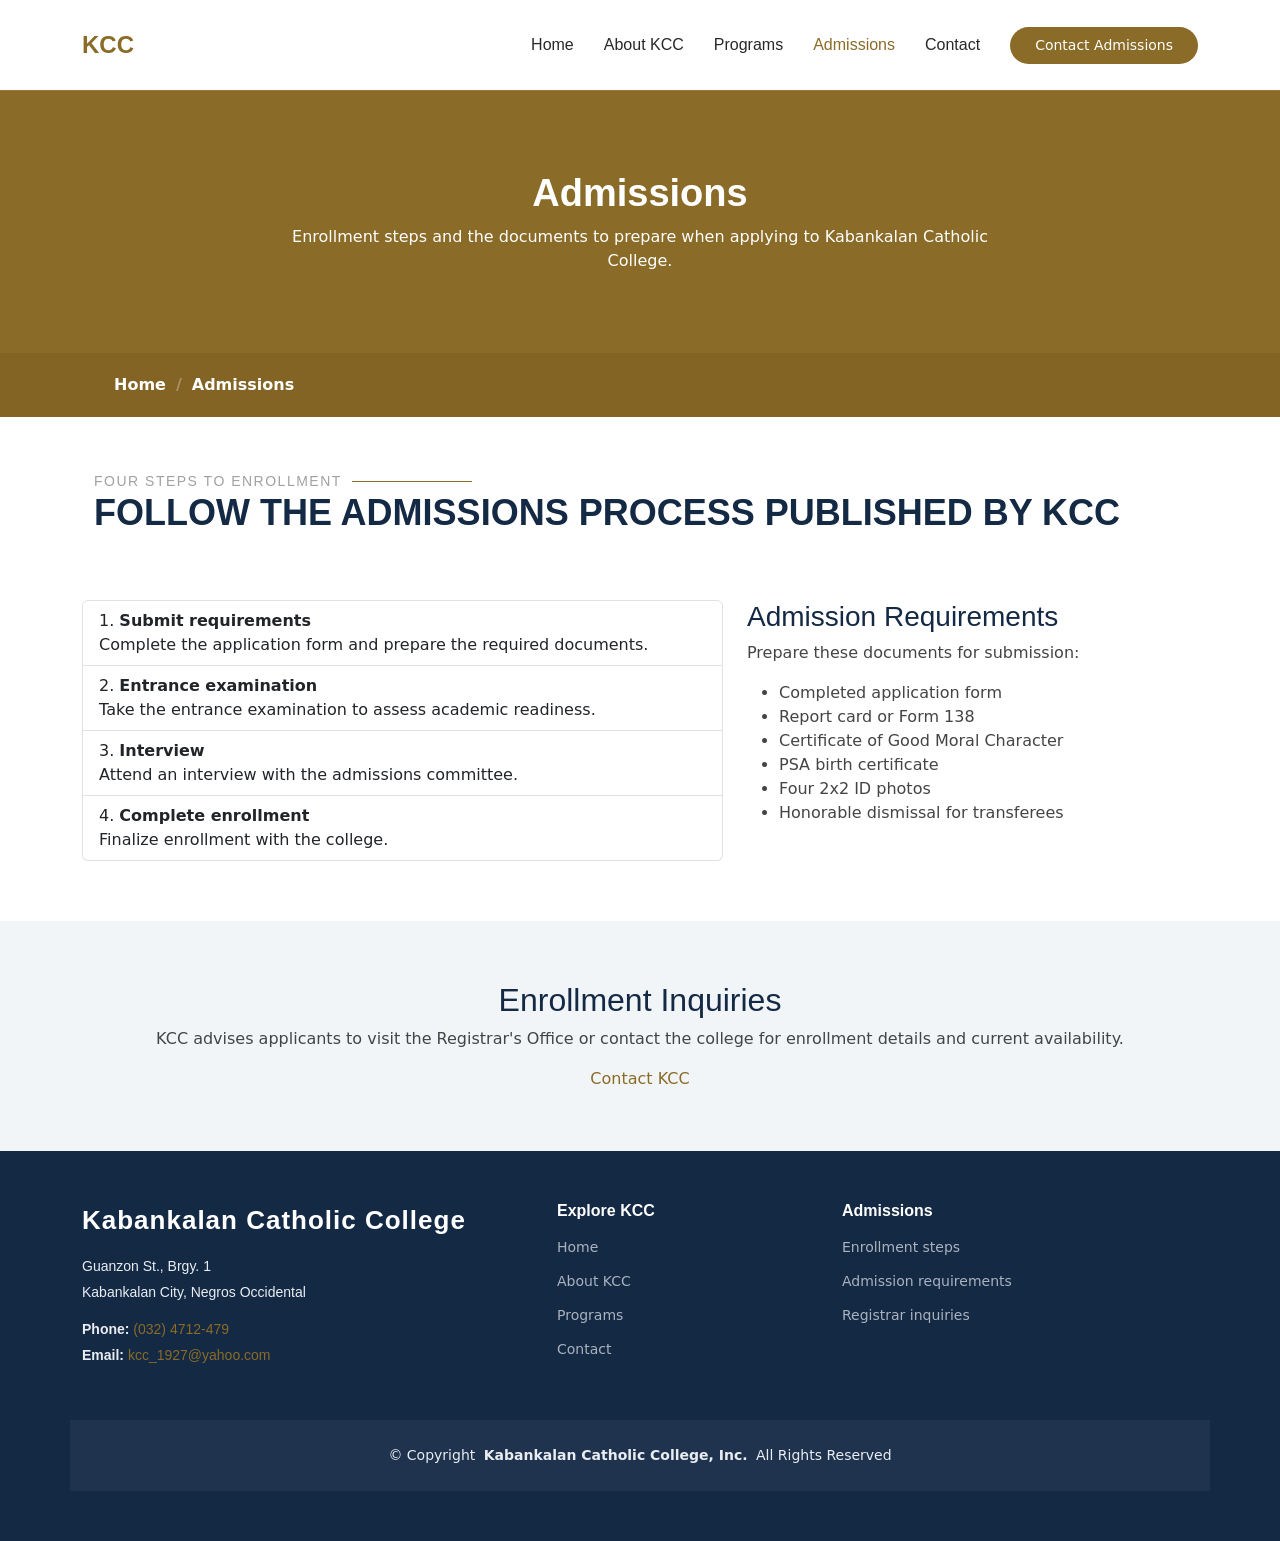
<file: admissions.html>
<!DOCTYPE html>
<html lang="en">

<head>
  <meta charset="utf-8">
  <meta content="width=device-width, initial-scale=1.0" name="viewport">
  <title>Admissions | Kabankalan Catholic College</title>
  <meta name="description" content="Review KCC's enrollment steps and admission requirements.">
  <meta name="keywords" content="KCC admissions, enrollment, Kabankalan Catholic College">

  <link href="assets/img/favicon.png" rel="icon">
  <link href="assets/vendor/bootstrap/css/bootstrap.min.css" rel="stylesheet">
  <link href="assets/vendor/bootstrap-icons/bootstrap-icons.css" rel="stylesheet">
  <link href="assets/vendor/aos/aos.css" rel="stylesheet">
  <link href="assets/vendor/glightbox/css/glightbox.min.css" rel="stylesheet">
  <link href="assets/vendor/swiper/swiper-bundle.min.css" rel="stylesheet">
  <link href="assets/css/main.css" rel="stylesheet">
</head>

<body class="contact-page">

  <header id="header" class="header d-flex align-items-center sticky-top">
    <div class="container-fluid container-xl position-relative d-flex align-items-center">
      <a href="index.html" class="logo d-flex align-items-center me-auto">
        <h1 class="sitename">KCC</h1>
      </a>
      <nav id="navmenu" class="navmenu">
        <ul>
          <li><a href="index.html">Home</a></li>
          <li><a href="about.html">About KCC</a></li>
          <li><a href="courses.html">Programs</a></li>
          <li><a href="admissions.html" class="active">Admissions</a></li>
          <li><a href="contact.html">Contact</a></li>
        </ul>
        <i class="mobile-nav-toggle d-xl-none bi bi-list"></i>
      </nav>
      <a class="btn-getstarted" href="contact.html">Contact Admissions</a>
    </div>
  </header>

  <main class="main">
    <div class="page-title" data-aos="fade">
      <div class="heading">
        <div class="container">
          <div class="row d-flex justify-content-center text-center">
            <div class="col-lg-8">
              <h1>Admissions</h1>
              <p class="mb-0">Enrollment steps and the documents to prepare when applying to Kabankalan Catholic College.</p>
            </div>
          </div>
        </div>
      </div>
      <nav class="breadcrumbs">
        <div class="container">
          <ol>
            <li><a href="index.html">Home</a></li>
            <li class="current">Admissions</li>
          </ol>
        </div>
      </nav>
    </div>

    <section id="enrollment-steps" class="section">
      <div class="container">
        <div class="container section-title" data-aos="fade-up">
          <h2>Four Steps to Enrollment</h2>
          <p>Follow the admissions process published by KCC</p>
        </div>
        <div class="row gy-4">
          <div class="col-lg-7" data-aos="fade-up">
            <ol class="list-group list-group-numbered">
              <li class="list-group-item"><strong>Submit requirements</strong><br>Complete the application form and prepare the required documents.</li>
              <li class="list-group-item"><strong>Entrance examination</strong><br>Take the entrance examination to assess academic readiness.</li>
              <li class="list-group-item"><strong>Interview</strong><br>Attend an interview with the admissions committee.</li>
              <li class="list-group-item"><strong>Complete enrollment</strong><br>Finalize enrollment with the college.</li>
            </ol>
          </div>
          <div id="admission-requirements" class="col-lg-5" data-aos="fade-up" data-aos-delay="100">
            <h3>Admission Requirements</h3>
            <p>Prepare these documents for submission:</p>
            <ul>
              <li>Completed application form</li>
              <li>Report card or Form 138</li>
              <li>Certificate of Good Moral Character</li>
              <li>PSA birth certificate</li>
              <li>Four 2x2 ID photos</li>
              <li>Honorable dismissal for transferees</li>
            </ul>
          </div>
        </div>
      </div>
    </section>

    <section class="section light-background">
      <div class="container text-center" data-aos="fade-up">
        <h2>Enrollment Inquiries</h2>
        <p>KCC advises applicants to visit the Registrar's Office or contact the college for enrollment details and current availability.</p>
        <a class="btn-get-started" href="contact.html">Contact KCC</a>
      </div>
    </section>
  </main>

  <footer id="footer" class="footer position-relative light-background">
    <div class="container footer-top">
      <div class="row gy-4">
        <div class="col-lg-5 col-md-6 footer-about">
          <a href="index.html" class="logo d-flex align-items-center">
            <span class="sitename">Kabankalan Catholic College</span>
          </a>
          <div class="footer-contact pt-3">
            <p>Guanzon St., Brgy. 1</p>
            <p>Kabankalan City, Negros Occidental</p>
            <p class="mt-3"><strong>Phone:</strong> <a href="tel:+63324712479">(032) 4712-479</a></p>
            <p><strong>Email:</strong> <a href="mailto:kcc_1927@yahoo.com">kcc_1927@yahoo.com</a></p>
          </div>
        </div>
        <div class="col-lg-3 col-md-3 footer-links">
          <h4>Explore KCC</h4>
          <ul>
            <li><a href="index.html">Home</a></li>
            <li><a href="about.html">About KCC</a></li>
            <li><a href="courses.html">Programs</a></li>
            <li><a href="contact.html">Contact</a></li>
          </ul>
        </div>
        <div class="col-lg-4 col-md-3 footer-links">
          <h4>Admissions</h4>
          <ul>
            <li><a href="#enrollment-steps">Enrollment steps</a></li>
            <li><a href="#admission-requirements">Admission requirements</a></li>
            <li><a href="contact.html">Registrar inquiries</a></li>
          </ul>
        </div>
      </div>
    </div>
    <div class="container copyright text-center mt-4">
      <p>© <span>Copyright</span> <strong class="px-1 sitename">Kabankalan Catholic College, Inc.</strong> <span>All Rights Reserved</span></p>
    </div>
  </footer>

  <a href="#" id="scroll-top" class="scroll-top d-flex align-items-center justify-content-center"><i class="bi bi-arrow-up-short"></i></a>
  <div id="preloader"></div>
  <script src="assets/vendor/bootstrap/js/bootstrap.bundle.min.js"></script>
  <script src="assets/vendor/aos/aos.js"></script>
  <script src="assets/vendor/glightbox/js/glightbox.min.js"></script>
  <script src="assets/vendor/purecounter/purecounter_vanilla.js"></script>
  <script src="assets/vendor/swiper/swiper-bundle.min.js"></script>
  <script src="assets/js/main.js"></script>

</body>

</html>
</file>
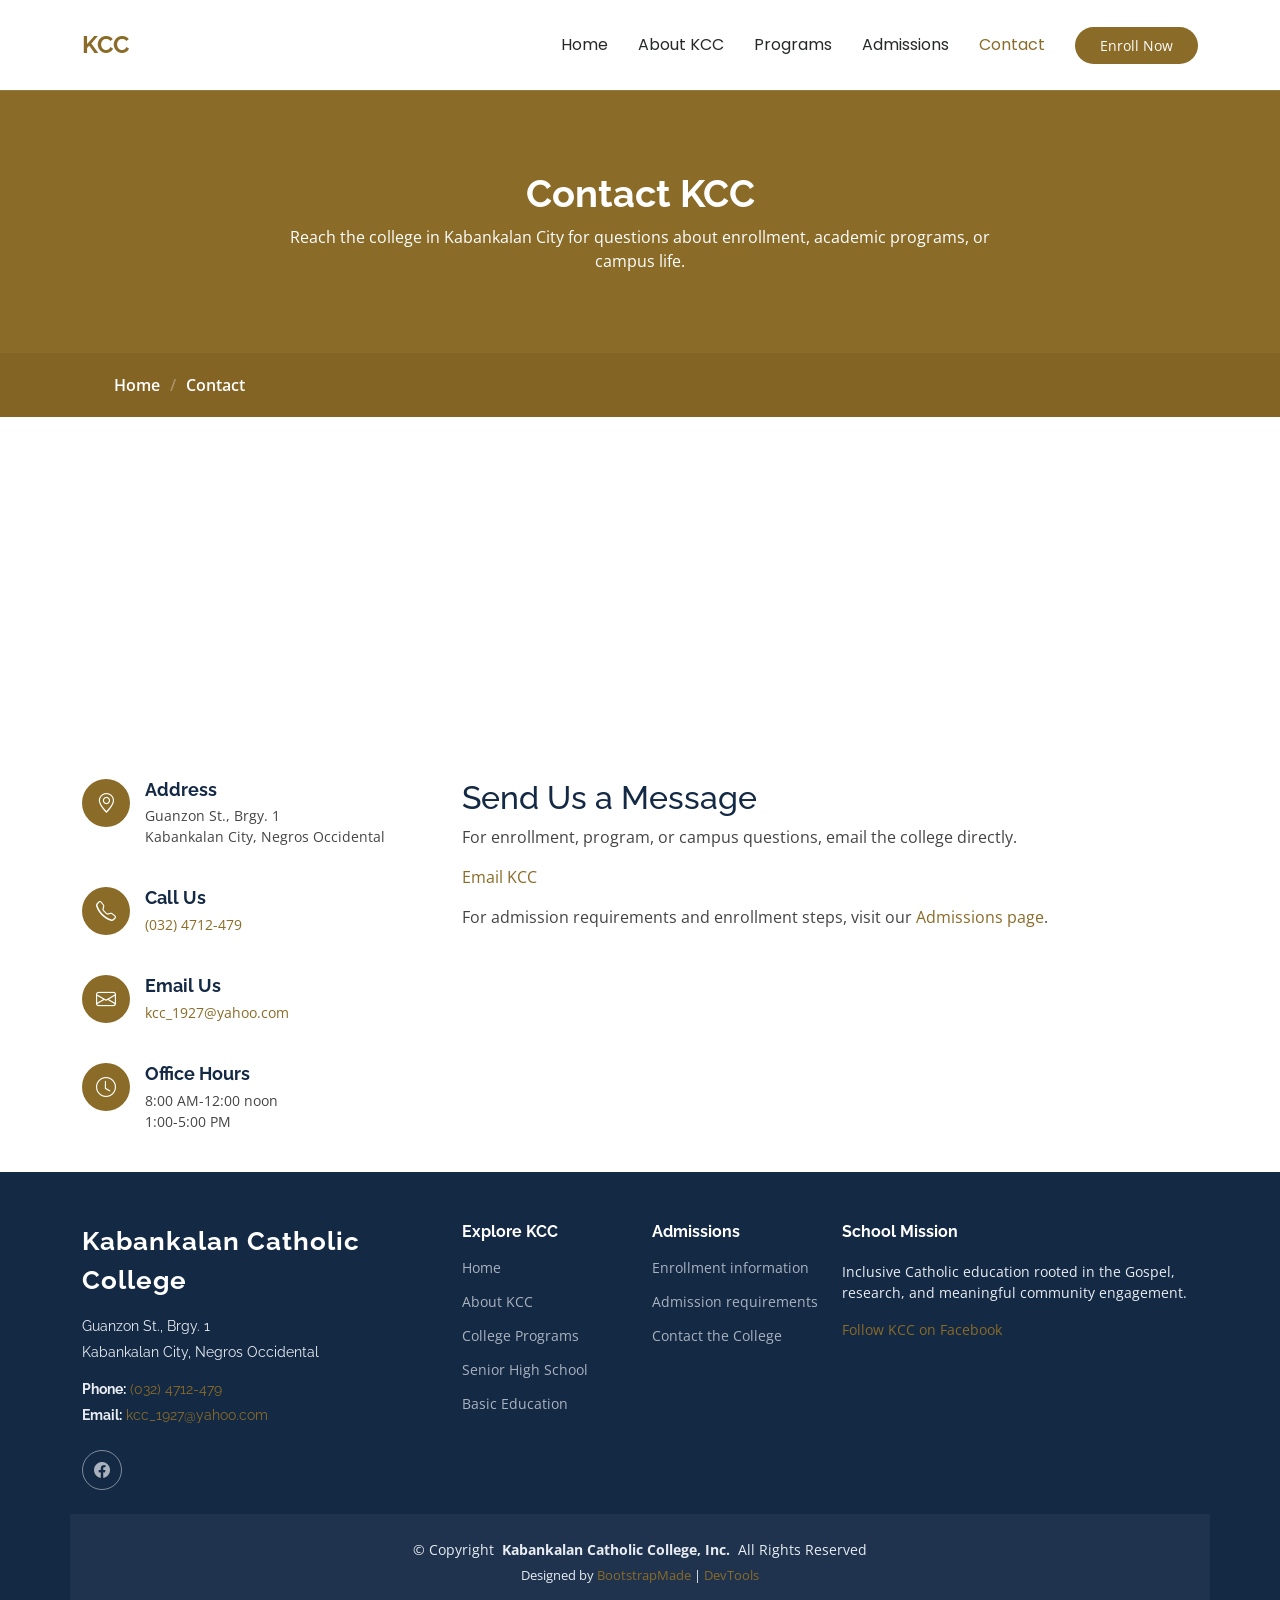
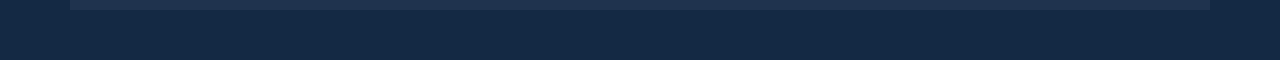
<file: contact.html>
<!DOCTYPE html>
<html lang="en">

<head>
  <meta charset="utf-8">
  <meta content="width=device-width, initial-scale=1.0" name="viewport">
  <title>Contact | Kabankalan Catholic College</title>
  <meta name="description" content="Contact Kabankalan Catholic College in Kabankalan City about admissions, programs, and campus life.">
  <meta name="keywords" content="KCC contact, Kabankalan Catholic College, admissions">

  <!-- Favicons -->
  <link href="assets/img/favicon.png" rel="icon">
  <link href="assets/img/apple-touch-icon.png" rel="apple-touch-icon">

  <!-- Fonts -->
  <link href="https://fonts.googleapis.com" rel="preconnect">
  <link href="https://fonts.gstatic.com" rel="preconnect" crossorigin>
  <link
    href="https://fonts.googleapis.com/css2?family=Open+Sans:ital,wght@0,300;0,400;0,500;0,600;0,700;0,800;1,300;1,400;1,500;1,600;1,700;1,800&family=Poppins:ital,wght@0,100;0,200;0,300;0,400;0,500;0,600;0,700;0,800;0,900;1,100;1,200;1,300;1,400;1,500;1,600;1,700;1,800;1,900&family=Raleway:ital,wght@0,100;0,200;0,300;0,400;0,500;0,600;0,700;0,800;0,900;1,100;1,200;1,300;1,400;1,500;1,600;1,700;1,800;1,900&display=swap"
    rel="stylesheet">

  <!-- Vendor CSS Files -->
  <link href="assets/vendor/bootstrap/css/bootstrap.min.css" rel="stylesheet">
  <link href="assets/vendor/bootstrap-icons/bootstrap-icons.css" rel="stylesheet">
  <link href="assets/vendor/aos/aos.css" rel="stylesheet">
  <link href="assets/vendor/glightbox/css/glightbox.min.css" rel="stylesheet">
  <link href="assets/vendor/swiper/swiper-bundle.min.css" rel="stylesheet">

  <!-- Main CSS File -->
  <link href="assets/css/main.css" rel="stylesheet">

  <!-- =======================================================
  * Template Name: Mentor
  * Template URL: https://bootstrapmade.com/mentor-free-education-bootstrap-theme/
  * Updated: Jul 07 2025 with Bootstrap v5.3.7
  * Author: BootstrapMade.com
  * License: https://bootstrapmade.com/license/
  ======================================================== -->
</head>

<body class="contact-page">

  <header id="header" class="header d-flex align-items-center sticky-top">
    <div class="container-fluid container-xl position-relative d-flex align-items-center">

      <a href="index.html" class="logo d-flex align-items-center me-auto">
        <h1 class="sitename">KCC</h1>
      </a>

      <nav id="navmenu" class="navmenu">
        <ul>
          <li><a href="index.html">Home</a></li>
          <li><a href="about.html">About KCC</a></li>
          <li><a href="courses.html">Programs</a></li>
          <li><a href="admissions.html">Admissions</a></li>
          <li><a href="contact.html" class="active">Contact</a></li>
        </ul>
        <i class="mobile-nav-toggle d-xl-none bi bi-list"></i>
      </nav>

      <a class="btn-getstarted" href="admissions.html">Enroll Now</a>

    </div>
  </header>

  <main class="main">

    <!-- Page Title -->
    <div class="page-title" data-aos="fade">
      <div class="heading">
        <div class="container">
          <div class="row d-flex justify-content-center text-center">
            <div class="col-lg-8">
              <h1>Contact KCC</h1>
              <p class="mb-0">Reach the college in Kabankalan City for questions about enrollment, academic programs, or campus life.</p>
            </div>
          </div>
        </div>
      </div>
      <nav class="breadcrumbs">
        <div class="container">
          <ol>
            <li><a href="index.html">Home</a></li>
            <li class="current">Contact</li>
          </ol>
        </div>
      </nav>
    </div><!-- End Page Title -->

    <!-- Contact Section -->
    <section id="contact" class="contact section">

      <div class="mb-5" data-aos="fade-up" data-aos-delay="200">
        <iframe title="Map to Kabankalan Catholic College" style="border:0; width: 100%; height: 300px;"
          src="https://maps.google.com/maps?q=Kabankalan%20Catholic%20College%2C%20Guanzon%20St%2C%20Kabankalan%20City&t=&z=15&ie=UTF8&iwloc=&output=embed"
          allowfullscreen="" loading="lazy" referrerpolicy="no-referrer-when-downgrade"></iframe>
      </div><!-- End Google Maps -->

      <div class="container" data-aos="fade-up" data-aos-delay="100">

        <div class="row gy-4">

          <div class="col-lg-4">
            <div class="info-item d-flex" data-aos="fade-up" data-aos-delay="300">
              <i class="bi bi-geo-alt flex-shrink-0"></i>
              <div>
                <h3>Address</h3>
                <p>Guanzon St., Brgy. 1<br>Kabankalan City, Negros Occidental</p>
              </div>
            </div><!-- End Info Item -->

            <div class="info-item d-flex" data-aos="fade-up" data-aos-delay="400">
              <i class="bi bi-telephone flex-shrink-0"></i>
              <div>
                <h3>Call Us</h3>
                <p><a href="tel:+63324712479">(032) 4712-479</a></p>
              </div>
            </div><!-- End Info Item -->

            <div class="info-item d-flex" data-aos="fade-up" data-aos-delay="500">
              <i class="bi bi-envelope flex-shrink-0"></i>
              <div>
                <h3>Email Us</h3>
                <p><a href="mailto:kcc_1927@yahoo.com">kcc_1927@yahoo.com</a></p>
              </div>
            </div><!-- End Info Item -->

            <div class="info-item d-flex" data-aos="fade-up" data-aos-delay="600">
              <i class="bi bi-clock flex-shrink-0"></i>
              <div>
                <h3>Office Hours</h3>
                <p>8:00 AM-12:00 noon<br>1:00-5:00 PM</p>
              </div>
            </div><!-- End Info Item -->

          </div>

          <div class="col-lg-8">
            <div class="content" data-aos="fade-up" data-aos-delay="200">
              <h2>Send Us a Message</h2>
              <p>For enrollment, program, or campus questions, email the college directly.</p>
              <a class="btn-get-started" href="mailto:kcc_1927@yahoo.com">Email KCC</a>
              <p class="mt-3">For admission requirements and enrollment steps, visit our <a href="admissions.html">Admissions page</a>.</p>
            </div>
          </div><!-- End Contact Form -->

        </div>

      </div>

    </section><!-- /Contact Section -->

  </main>

  <footer id="footer" class="footer position-relative light-background">

    <div class="container footer-top">
      <div class="row gy-4">
        <div class="col-lg-4 col-md-6 footer-about">
          <a href="index.html" class="logo d-flex align-items-center">
            <span class="sitename">Kabankalan Catholic College</span>
          </a>
          <div class="footer-contact pt-3">
            <p>Guanzon St., Brgy. 1</p>
            <p>Kabankalan City, Negros Occidental</p>
            <p class="mt-3"><strong>Phone:</strong> <a href="tel:+63324712479">(032) 4712-479</a></p>
            <p><strong>Email:</strong> <a href="mailto:kcc_1927@yahoo.com">kcc_1927@yahoo.com</a></p>
          </div>
          <div class="social-links d-flex mt-4">
            <a href="https://www.facebook.com/KCCInc1927" aria-label="KCC on Facebook"><i class="bi bi-facebook"></i></a>
          </div>
        </div>

        <div class="col-lg-2 col-md-3 footer-links">
          <h4>Explore KCC</h4>
          <ul>
            <li><a href="index.html">Home</a></li>
            <li><a href="about.html">About KCC</a></li>
            <li><a href="courses.html">College Programs</a></li>
            <li><a href="https://kcc.edu.ph/senior-high">Senior High School</a></li>
            <li><a href="https://kcc.edu.ph/basic-education">Basic Education</a></li>
          </ul>
        </div>

        <div class="col-lg-2 col-md-3 footer-links">
          <h4>Admissions</h4>
          <ul>
            <li><a href="admissions.html">Enrollment information</a></li>
            <li><a href="admissions.html">Admission requirements</a></li>
            <li><a href="contact.html">Contact the College</a></li>
          </ul>
        </div>

        <div class="col-lg-4 col-md-12 footer-newsletter">
          <h4>School Mission</h4>
          <p>Inclusive Catholic education rooted in the Gospel, research, and meaningful community engagement.</p>
          <a href="https://www.facebook.com/KCCInc1927">Follow KCC on Facebook</a>
        </div>

      </div>
    </div>

    <div class="container copyright text-center mt-4">
      <p>© <span>Copyright</span> <strong class="px-1 sitename">Kabankalan Catholic College, Inc.</strong> <span>All Rights Reserved</span></p>
      <div class="credits">
        <!-- All the links in the footer should remain intact. -->
        <!-- You can delete the links only if you've purchased the pro version. -->
        <!-- Licensing information: https://bootstrapmade.com/license/ -->
        Designed by <a href="https://bootstrapmade.com/">BootstrapMade</a> | <a
          href="https://bootstrapmade.com/tools/">DevTools</a>
      </div>
    </div>

  </footer>

  <!-- Scroll Top -->
  <a href="#" id="scroll-top" class="scroll-top d-flex align-items-center justify-content-center"><i
      class="bi bi-arrow-up-short"></i></a>

  <!-- Preloader -->
  <div id="preloader"></div>

  <!-- Vendor JS Files -->
  <script src="assets/vendor/bootstrap/js/bootstrap.bundle.min.js"></script>
  <script src="assets/vendor/aos/aos.js"></script>
  <script src="assets/vendor/glightbox/js/glightbox.min.js"></script>
  <script src="assets/vendor/purecounter/purecounter_vanilla.js"></script>
  <script src="assets/vendor/swiper/swiper-bundle.min.js"></script>

  <!-- Main JS File -->
  <script src="assets/js/main.js"></script>

</body>

</html>
</file>
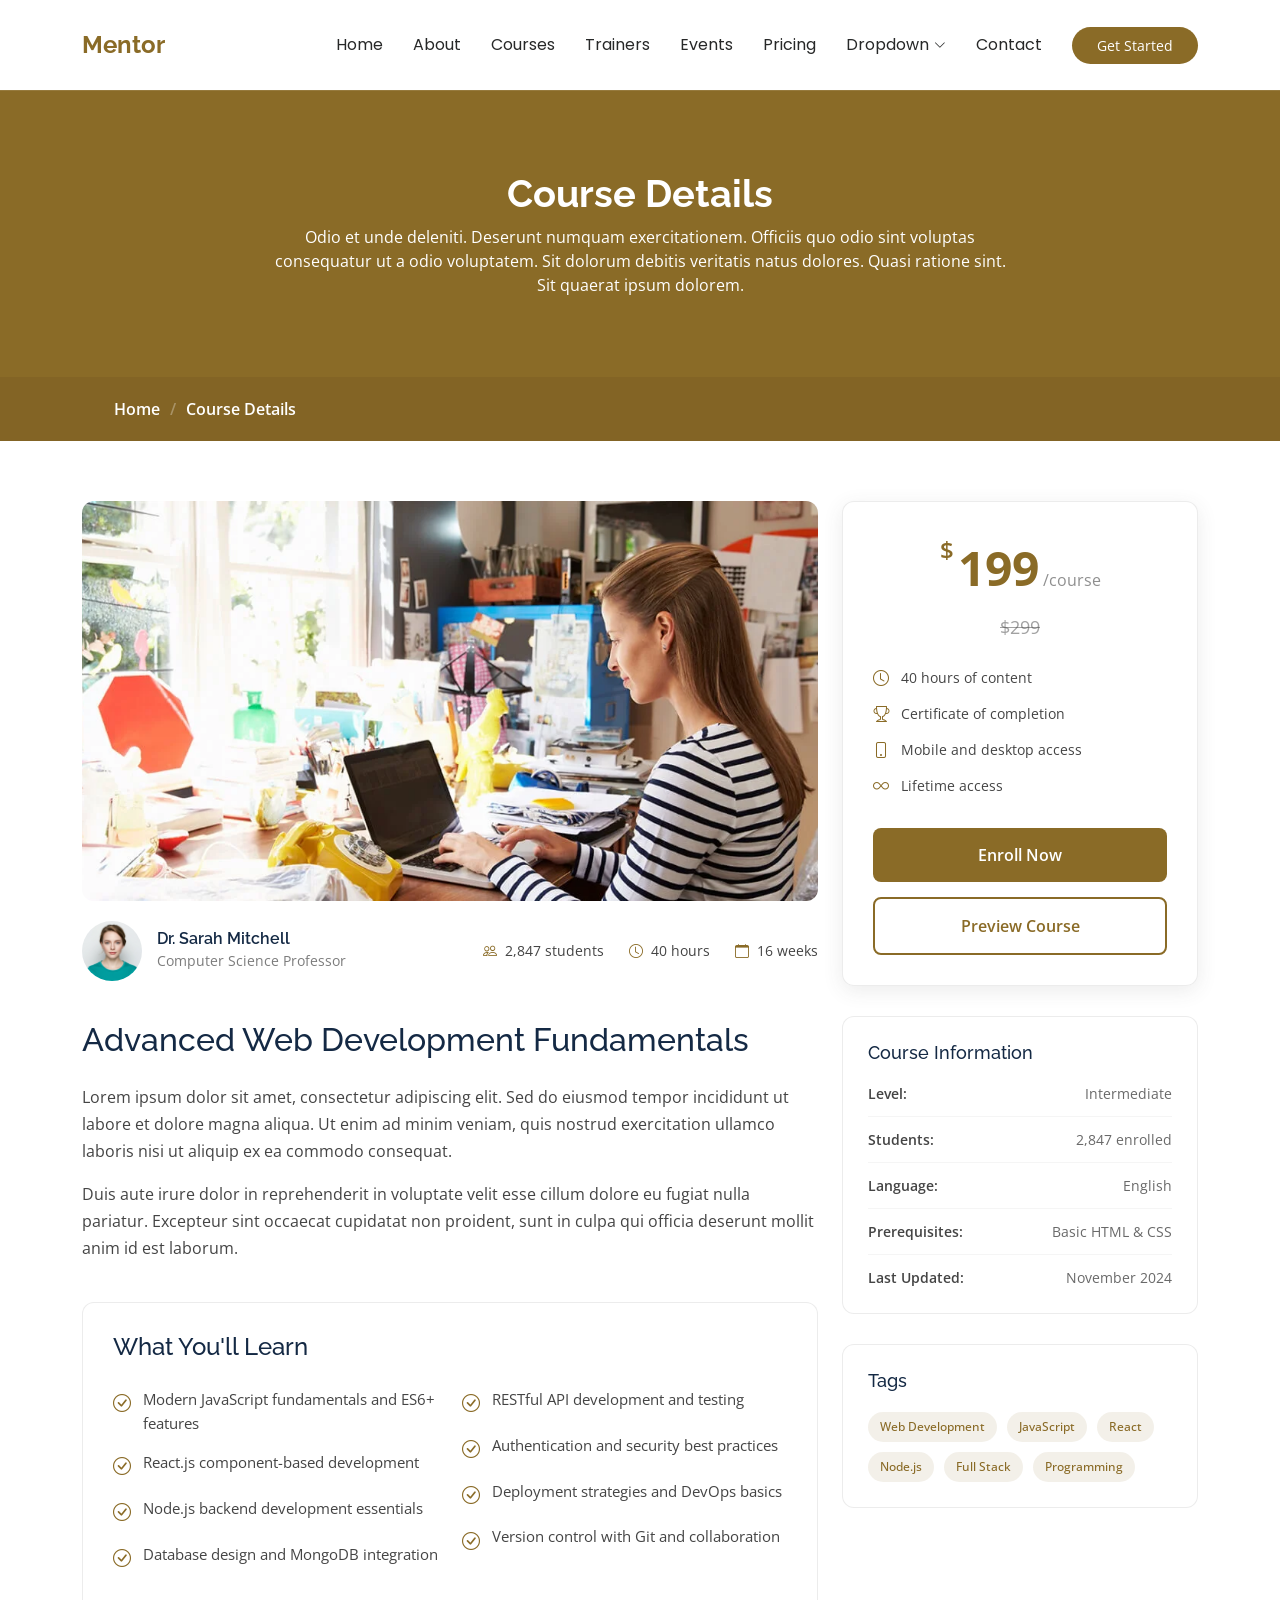
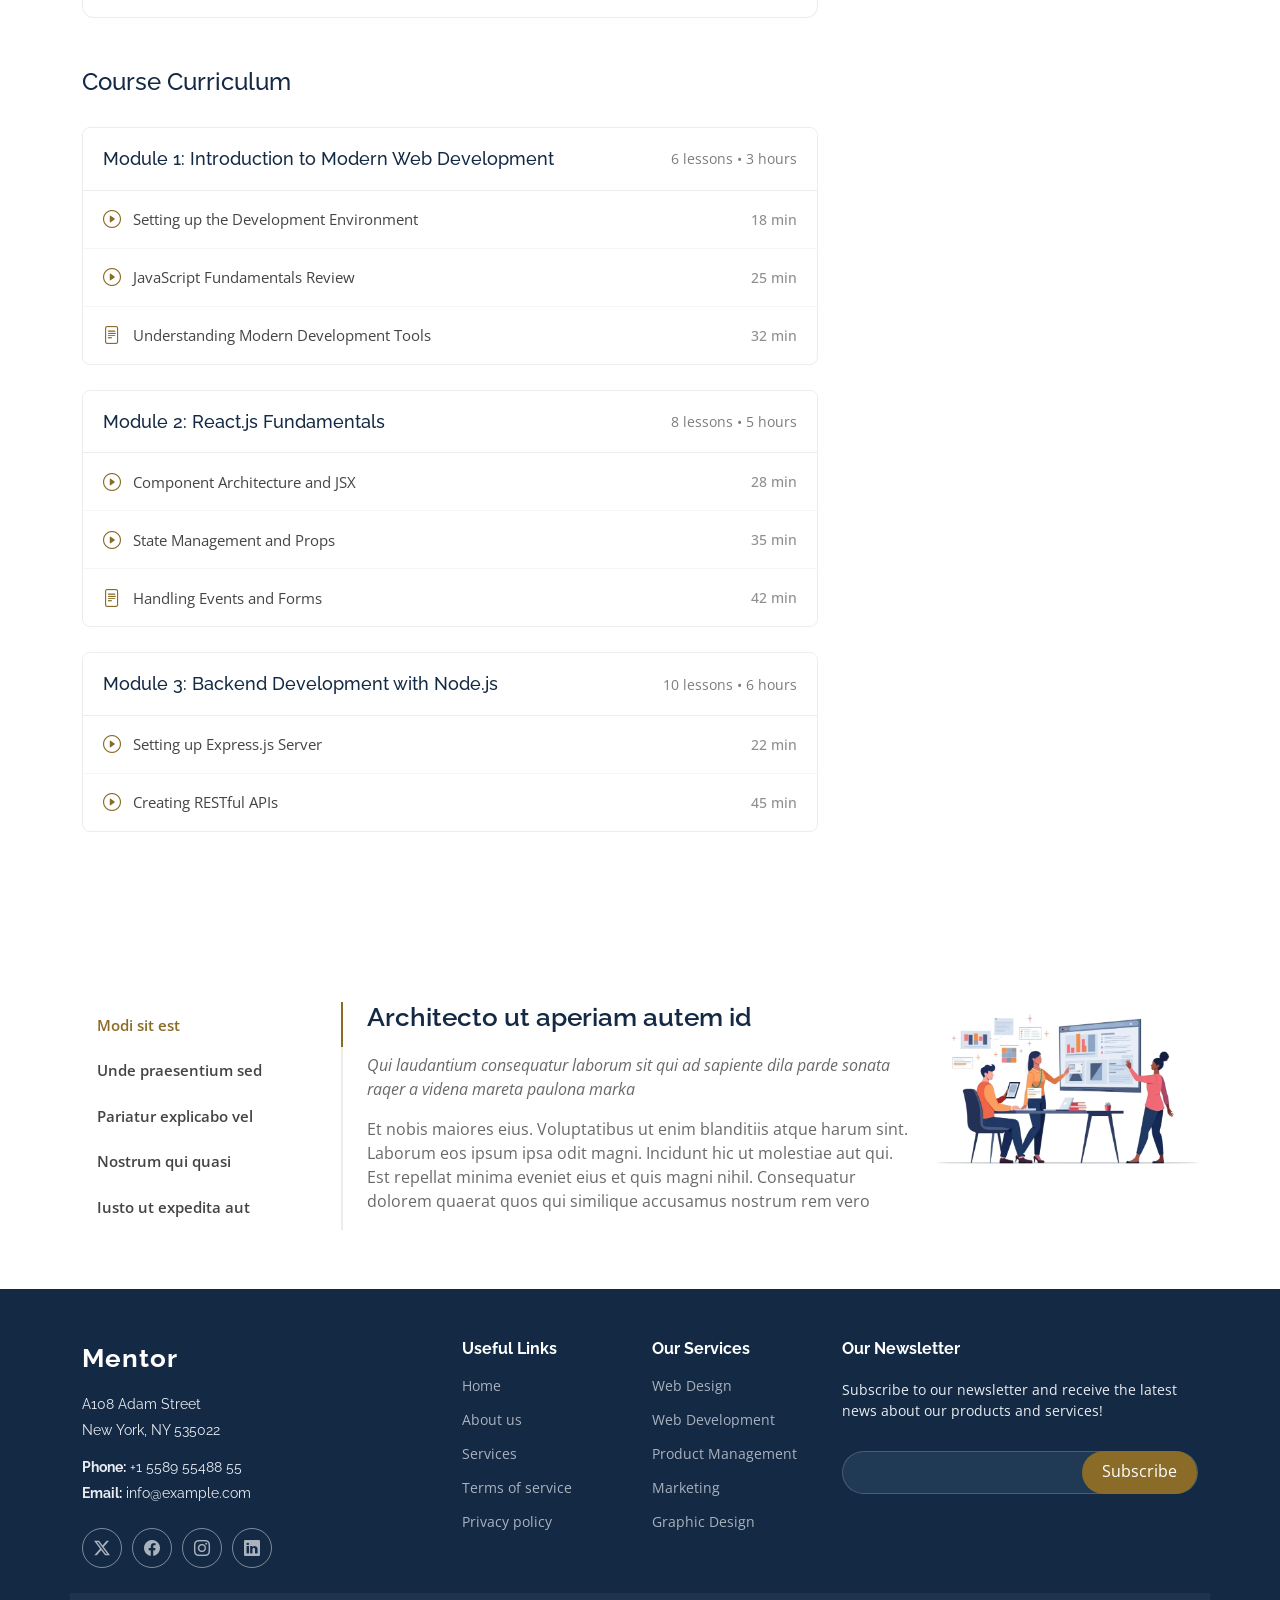
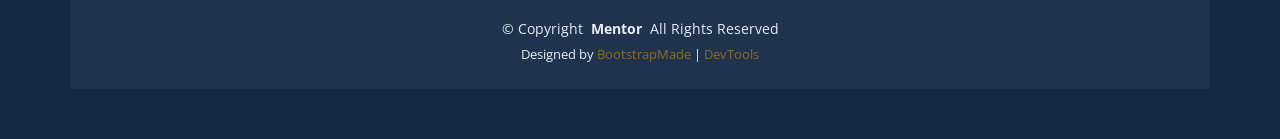
<file: course-details.html>
<!DOCTYPE html>
<html lang="en">

<head>
  <meta charset="utf-8">
  <meta content="width=device-width, initial-scale=1.0" name="viewport">
  <title>Course Details - Mentor Bootstrap Template</title>
  <meta name="description" content="">
  <meta name="keywords" content="">

  <!-- Favicons -->
  <link href="assets/img/favicon.png" rel="icon">
  <link href="assets/img/apple-touch-icon.png" rel="apple-touch-icon">

  <!-- Fonts -->
  <link href="https://fonts.googleapis.com" rel="preconnect">
  <link href="https://fonts.gstatic.com" rel="preconnect" crossorigin>
  <link href="https://fonts.googleapis.com/css2?family=Open+Sans:ital,wght@0,300;0,400;0,500;0,600;0,700;0,800;1,300;1,400;1,500;1,600;1,700;1,800&family=Poppins:ital,wght@0,100;0,200;0,300;0,400;0,500;0,600;0,700;0,800;0,900;1,100;1,200;1,300;1,400;1,500;1,600;1,700;1,800;1,900&family=Raleway:ital,wght@0,100;0,200;0,300;0,400;0,500;0,600;0,700;0,800;0,900;1,100;1,200;1,300;1,400;1,500;1,600;1,700;1,800;1,900&display=swap" rel="stylesheet">

  <!-- Vendor CSS Files -->
  <link href="assets/vendor/bootstrap/css/bootstrap.min.css" rel="stylesheet">
  <link href="assets/vendor/bootstrap-icons/bootstrap-icons.css" rel="stylesheet">
  <link href="assets/vendor/aos/aos.css" rel="stylesheet">
  <link href="assets/vendor/glightbox/css/glightbox.min.css" rel="stylesheet">
  <link href="assets/vendor/swiper/swiper-bundle.min.css" rel="stylesheet">

  <!-- Main CSS File -->
  <link href="assets/css/main.css" rel="stylesheet">

  <!-- =======================================================
  * Template Name: Mentor
  * Template URL: https://bootstrapmade.com/mentor-free-education-bootstrap-theme/
  * Updated: Jul 07 2025 with Bootstrap v5.3.7
  * Author: BootstrapMade.com
  * License: https://bootstrapmade.com/license/
  ======================================================== -->
</head>

<body class="course-details-page">

  <header id="header" class="header d-flex align-items-center sticky-top">
    <div class="container-fluid container-xl position-relative d-flex align-items-center">

      <a href="index.html" class="logo d-flex align-items-center me-auto">
        <!-- Uncomment the line below if you also wish to use an image logo -->
        <!-- <img src="assets/img/logo.webp" alt=""> -->
        <h1 class="sitename">Mentor</h1>
      </a>

      <nav id="navmenu" class="navmenu">
        <ul>
          <li><a href="index.html">Home<br></a></li>
          <li><a href="about.html">About</a></li>
          <li><a href="courses.html">Courses</a></li>
          <li><a href="trainers.html">Trainers</a></li>
          <li><a href="events.html">Events</a></li>
          <li><a href="pricing.html">Pricing</a></li>
          <li class="dropdown"><a href="#"><span>Dropdown</span> <i class="bi bi-chevron-down toggle-dropdown"></i></a>
            <ul>
              <li><a href="#">Dropdown 1</a></li>
              <li class="dropdown"><a href="#"><span>Deep Dropdown</span> <i class="bi bi-chevron-down toggle-dropdown"></i></a>
                <ul>
                  <li><a href="#">Deep Dropdown 1</a></li>
                  <li><a href="#">Deep Dropdown 2</a></li>
                  <li><a href="#">Deep Dropdown 3</a></li>
                  <li><a href="#">Deep Dropdown 4</a></li>
                  <li><a href="#">Deep Dropdown 5</a></li>
                </ul>
              </li>
              <li><a href="#">Dropdown 2</a></li>
              <li><a href="#">Dropdown 3</a></li>
              <li><a href="#">Dropdown 4</a></li>
            </ul>
          </li>
          <li><a href="contact.html">Contact</a></li>
        </ul>
        <i class="mobile-nav-toggle d-xl-none bi bi-list"></i>
      </nav>

      <a class="btn-getstarted" href="courses.html">Get Started</a>

    </div>
  </header>

  <main class="main">

    <!-- Page Title -->
    <div class="page-title" data-aos="fade">
      <div class="heading">
        <div class="container">
          <div class="row d-flex justify-content-center text-center">
            <div class="col-lg-8">
              <h1>Course Details</h1>
              <p class="mb-0">Odio et unde deleniti. Deserunt numquam exercitationem. Officiis quo odio sint voluptas consequatur ut a odio voluptatem. Sit dolorum debitis veritatis natus dolores. Quasi ratione sint. Sit quaerat ipsum dolorem.</p>
            </div>
          </div>
        </div>
      </div>
      <nav class="breadcrumbs">
        <div class="container">
          <ol>
            <li><a href="index.html">Home</a></li>
            <li class="current">Course Details</li>
          </ol>
        </div>
      </nav>
    </div><!-- End Page Title -->

    <!-- Course Details Section -->
    <section id="course-details" class="course-details section">

      <div class="container" data-aos="fade-up" data-aos-delay="100">

        <div class="row">
          <div class="col-lg-8">

            <!-- Course Header -->
            <div class="course-header" data-aos="fade-up" data-aos-delay="200">
              <div class="course-image">
                <img src="assets/img/course/course-details-1.webp" alt="Course Image" class="img-fluid">
              </div>
              <div class="course-meta">
                <div class="instructor">
                  <img src="assets/img/person/person-f-3.webp" alt="Instructor" class="instructor-avatar">
                  <div class="instructor-info">
                    <h6>Dr. Sarah Mitchell</h6>
                    <span>Computer Science Professor</span>
                  </div>
                </div>
                <div class="course-stats">
                  <div class="stat-item">
                    <i class="bi bi-people"></i>
                    <span>2,847 students</span>
                  </div>
                  <div class="stat-item">
                    <i class="bi bi-clock"></i>
                    <span>40 hours</span>
                  </div>
                  <div class="stat-item">
                    <i class="bi bi-calendar"></i>
                    <span>16 weeks</span>
                  </div>
                </div>
              </div>
            </div><!-- End Course Header -->

            <!-- Course Content -->
            <div class="course-content" data-aos="fade-up" data-aos-delay="300">
              <h2>Advanced Web Development Fundamentals</h2>

              <div class="course-description">
                <p>Lorem ipsum dolor sit amet, consectetur adipiscing elit. Sed do eiusmod tempor incididunt ut labore et dolore magna aliqua. Ut enim ad minim veniam, quis nostrud exercitation ullamco laboris nisi ut aliquip ex ea commodo consequat.</p>

                <p>Duis aute irure dolor in reprehenderit in voluptate velit esse cillum dolore eu fugiat nulla pariatur. Excepteur sint occaecat cupidatat non proident, sunt in culpa qui officia deserunt mollit anim id est laborum.</p>
              </div>

              <div class="what-you-learn">
                <h3>What You'll Learn</h3>
                <div class="row">
                  <div class="col-md-6">
                    <ul class="learn-list">
                      <li><i class="bi bi-check-circle"></i>Modern JavaScript fundamentals and ES6+ features</li>
                      <li><i class="bi bi-check-circle"></i>React.js component-based development</li>
                      <li><i class="bi bi-check-circle"></i>Node.js backend development essentials</li>
                      <li><i class="bi bi-check-circle"></i>Database design and MongoDB integration</li>
                    </ul>
                  </div>
                  <div class="col-md-6">
                    <ul class="learn-list">
                      <li><i class="bi bi-check-circle"></i>RESTful API development and testing</li>
                      <li><i class="bi bi-check-circle"></i>Authentication and security best practices</li>
                      <li><i class="bi bi-check-circle"></i>Deployment strategies and DevOps basics</li>
                      <li><i class="bi bi-check-circle"></i>Version control with Git and collaboration</li>
                    </ul>
                  </div>
                </div>
              </div>

            </div><!-- End Course Content -->

            <!-- Course Curriculum -->
            <div class="course-curriculum" data-aos="fade-up" data-aos-delay="400">
              <h3>Course Curriculum</h3>

              <div class="curriculum-section">
                <div class="section-header">
                  <h4>Module 1: Introduction to Modern Web Development</h4>
                  <span class="lessons-count">6 lessons • 3 hours</span>
                </div>
                <div class="lessons">
                  <div class="lesson-item">
                    <div class="lesson-info">
                      <i class="bi bi-play-circle"></i>
                      <span>Setting up the Development Environment</span>
                    </div>
                    <span class="lesson-duration">18 min</span>
                  </div>
                  <div class="lesson-item">
                    <div class="lesson-info">
                      <i class="bi bi-play-circle"></i>
                      <span>JavaScript Fundamentals Review</span>
                    </div>
                    <span class="lesson-duration">25 min</span>
                  </div>
                  <div class="lesson-item">
                    <div class="lesson-info">
                      <i class="bi bi-file-text"></i>
                      <span>Understanding Modern Development Tools</span>
                    </div>
                    <span class="lesson-duration">32 min</span>
                  </div>
                </div>
              </div>

              <div class="curriculum-section">
                <div class="section-header">
                  <h4>Module 2: React.js Fundamentals</h4>
                  <span class="lessons-count">8 lessons • 5 hours</span>
                </div>
                <div class="lessons">
                  <div class="lesson-item">
                    <div class="lesson-info">
                      <i class="bi bi-play-circle"></i>
                      <span>Component Architecture and JSX</span>
                    </div>
                    <span class="lesson-duration">28 min</span>
                  </div>
                  <div class="lesson-item">
                    <div class="lesson-info">
                      <i class="bi bi-play-circle"></i>
                      <span>State Management and Props</span>
                    </div>
                    <span class="lesson-duration">35 min</span>
                  </div>
                  <div class="lesson-item">
                    <div class="lesson-info">
                      <i class="bi bi-file-text"></i>
                      <span>Handling Events and Forms</span>
                    </div>
                    <span class="lesson-duration">42 min</span>
                  </div>
                </div>
              </div>

              <div class="curriculum-section">
                <div class="section-header">
                  <h4>Module 3: Backend Development with Node.js</h4>
                  <span class="lessons-count">10 lessons • 6 hours</span>
                </div>
                <div class="lessons">
                  <div class="lesson-item">
                    <div class="lesson-info">
                      <i class="bi bi-play-circle"></i>
                      <span>Setting up Express.js Server</span>
                    </div>
                    <span class="lesson-duration">22 min</span>
                  </div>
                  <div class="lesson-item">
                    <div class="lesson-info">
                      <i class="bi bi-play-circle"></i>
                      <span>Creating RESTful APIs</span>
                    </div>
                    <span class="lesson-duration">45 min</span>
                  </div>
                </div>
              </div>

            </div><!-- End Course Curriculum -->

          </div>

          <div class="col-lg-4">

            <!-- Course Sidebar -->
            <div class="course-sidebar" data-aos="fade-up" data-aos-delay="200">

              <!-- Pricing Card -->
              <div class="pricing-card">
                <div class="price">
                  <span class="currency">$</span>
                  <span class="amount">199</span>
                  <span class="period">/course</span>
                </div>
                <div class="original-price">$299</div>

                <div class="course-features">
                  <div class="feature">
                    <i class="bi bi-clock"></i>
                    <span>40 hours of content</span>
                  </div>
                  <div class="feature">
                    <i class="bi bi-trophy"></i>
                    <span>Certificate of completion</span>
                  </div>
                  <div class="feature">
                    <i class="bi bi-phone"></i>
                    <span>Mobile and desktop access</span>
                  </div>
                  <div class="feature">
                    <i class="bi bi-infinity"></i>
                    <span>Lifetime access</span>
                  </div>
                </div>

                <button class="btn-enroll">Enroll Now</button>
                <button class="btn-preview">Preview Course</button>
              </div><!-- End Pricing Card -->

              <!-- Course Info -->
              <div class="course-info-card">
                <h4>Course Information</h4>
                <div class="info-item">
                  <span class="label">Level:</span>
                  <span class="value">Intermediate</span>
                </div>
                <div class="info-item">
                  <span class="label">Students:</span>
                  <span class="value">2,847 enrolled</span>
                </div>
                <div class="info-item">
                  <span class="label">Language:</span>
                  <span class="value">English</span>
                </div>
                <div class="info-item">
                  <span class="label">Prerequisites:</span>
                  <span class="value">Basic HTML &amp; CSS</span>
                </div>
                <div class="info-item">
                  <span class="label">Last Updated:</span>
                  <span class="value">November 2024</span>
                </div>
              </div><!-- End Course Info -->

              <!-- Tags -->
              <div class="course-tags">
                <h4>Tags</h4>
                <div class="tags-list">
                  <span class="tag">Web Development</span>
                  <span class="tag">JavaScript</span>
                  <span class="tag">React</span>
                  <span class="tag">Node.js</span>
                  <span class="tag">Full Stack</span>
                  <span class="tag">Programming</span>
                </div>
              </div><!-- End Tags -->

            </div><!-- End Course Sidebar -->

          </div>

        </div>

      </div>

    </section><!-- /Course Details Section -->

    <!-- Tabs Section -->
    <section id="tabs" class="tabs section">

      <div class="container" data-aos="fade-up" data-aos-delay="100">

        <div class="row">
          <div class="col-lg-3">
            <ul class="nav nav-tabs flex-column">
              <li class="nav-item">
                <a class="nav-link active show" data-bs-toggle="tab" href="#tab-1">Modi sit est</a>
              </li>
              <li class="nav-item">
                <a class="nav-link" data-bs-toggle="tab" href="#tab-2">Unde praesentium sed</a>
              </li>
              <li class="nav-item">
                <a class="nav-link" data-bs-toggle="tab" href="#tab-3">Pariatur explicabo vel</a>
              </li>
              <li class="nav-item">
                <a class="nav-link" data-bs-toggle="tab" href="#tab-4">Nostrum qui quasi</a>
              </li>
              <li class="nav-item">
                <a class="nav-link" data-bs-toggle="tab" href="#tab-5">Iusto ut expedita aut</a>
              </li>
            </ul>
          </div>
          <div class="col-lg-9 mt-4 mt-lg-0">
            <div class="tab-content">
              <div class="tab-pane active show" id="tab-1">
                <div class="row">
                  <div class="col-lg-8 details order-2 order-lg-1">
                    <h3>Architecto ut aperiam autem id</h3>
                    <p class="fst-italic">Qui laudantium consequatur laborum sit qui ad sapiente dila parde sonata raqer a videna mareta paulona marka</p>
                    <p>Et nobis maiores eius. Voluptatibus ut enim blanditiis atque harum sint. Laborum eos ipsum ipsa odit magni. Incidunt hic ut molestiae aut qui. Est repellat minima eveniet eius et quis magni nihil. Consequatur dolorem quaerat quos qui similique accusamus nostrum rem vero</p>
                  </div>
                  <div class="col-lg-4 text-center order-1 order-lg-2">
                    <img src="assets/img/illustration/illustration-13.webp" alt="" class="img-fluid">
                  </div>
                </div>
              </div>
              <div class="tab-pane" id="tab-2">
                <div class="row">
                  <div class="col-lg-8 details order-2 order-lg-1">
                    <h3>Et blanditiis nemo veritatis excepturi</h3>
                    <p class="fst-italic">Qui laudantium consequatur laborum sit qui ad sapiente dila parde sonata raqer a videna mareta paulona marka</p>
                    <p>Ea ipsum voluptatem consequatur quis est. Illum error ullam omnis quia et reiciendis sunt sunt est. Non aliquid repellendus itaque accusamus eius et velit ipsa voluptates. Optio nesciunt eaque beatae accusamus lerode pakto madirna desera vafle de nideran pal</p>
                  </div>
                  <div class="col-lg-4 text-center order-1 order-lg-2">
                    <img src="assets/img/illustration/illustration-11.webp" alt="" class="img-fluid">
                  </div>
                </div>
              </div>
              <div class="tab-pane" id="tab-3">
                <div class="row">
                  <div class="col-lg-8 details order-2 order-lg-1">
                    <h3>Impedit facilis occaecati odio neque aperiam sit</h3>
                    <p class="fst-italic">Eos voluptatibus quo. Odio similique illum id quidem non enim fuga. Qui natus non sunt dicta dolor et. In asperiores velit quaerat perferendis aut</p>
                    <p>Iure officiis odit rerum. Harum sequi eum illum corrupti culpa veritatis quisquam. Neque necessitatibus illo rerum eum ut. Commodi ipsam minima molestiae sed laboriosam a iste odio. Earum odit nesciunt fugiat sit ullam. Soluta et harum voluptatem optio quae</p>
                  </div>
                  <div class="col-lg-4 text-center order-1 order-lg-2">
                    <img src="assets/img/illustration/illustration-14.webp" alt="" class="img-fluid">
                  </div>
                </div>
              </div>
              <div class="tab-pane" id="tab-4">
                <div class="row">
                  <div class="col-lg-8 details order-2 order-lg-1">
                    <h3>Fuga dolores inventore laboriosam ut est accusamus laboriosam dolore</h3>
                    <p class="fst-italic">Totam aperiam accusamus. Repellat consequuntur iure voluptas iure porro quis delectus</p>
                    <p>Eaque consequuntur consequuntur libero expedita in voluptas. Nostrum ipsam necessitatibus aliquam fugiat debitis quis velit. Eum ex maxime error in consequatur corporis atque. Eligendi asperiores sed qui veritatis aperiam quia a laborum inventore</p>
                  </div>
                  <div class="col-lg-4 text-center order-1 order-lg-2">
                    <img src="assets/img/illustration/illustration-12.webp" alt="" class="img-fluid">
                  </div>
                </div>
              </div>
              <div class="tab-pane" id="tab-5">
                <div class="row">
                  <div class="col-lg-8 details order-2 order-lg-1">
                    <h3>Est eveniet ipsam sindera pad rone matrelat sando reda</h3>
                    <p class="fst-italic">Omnis blanditiis saepe eos autem qui sunt debitis porro quia.</p>
                    <p>Exercitationem nostrum omnis. Ut reiciendis repudiandae minus. Omnis recusandae ut non quam ut quod eius qui. Ipsum quia odit vero atque qui quibusdam amet. Occaecati sed est sint aut vitae molestiae voluptate vel</p>
                  </div>
                  <div class="col-lg-4 text-center order-1 order-lg-2">
                    <img src="assets/img/illustration/illustration-10.webp" alt="" class="img-fluid">
                  </div>
                </div>
              </div>
            </div>
          </div>
        </div>

      </div>

    </section><!-- /Tabs Section -->

  </main>

  <footer id="footer" class="footer position-relative light-background">

    <div class="container footer-top">
      <div class="row gy-4">
        <div class="col-lg-4 col-md-6 footer-about">
          <a href="index.html" class="logo d-flex align-items-center">
            <span class="sitename">Mentor</span>
          </a>
          <div class="footer-contact pt-3">
            <p>A108 Adam Street</p>
            <p>New York, NY 535022</p>
            <p class="mt-3"><strong>Phone:</strong> <span>+1 5589 55488 55</span></p>
            <p><strong>Email:</strong> <span>info@example.com</span></p>
          </div>
          <div class="social-links d-flex mt-4">
            <a href=""><i class="bi bi-twitter-x"></i></a>
            <a href=""><i class="bi bi-facebook"></i></a>
            <a href=""><i class="bi bi-instagram"></i></a>
            <a href=""><i class="bi bi-linkedin"></i></a>
          </div>
        </div>

        <div class="col-lg-2 col-md-3 footer-links">
          <h4>Useful Links</h4>
          <ul>
            <li><a href="#">Home</a></li>
            <li><a href="#">About us</a></li>
            <li><a href="#">Services</a></li>
            <li><a href="#">Terms of service</a></li>
            <li><a href="#">Privacy policy</a></li>
          </ul>
        </div>

        <div class="col-lg-2 col-md-3 footer-links">
          <h4>Our Services</h4>
          <ul>
            <li><a href="#">Web Design</a></li>
            <li><a href="#">Web Development</a></li>
            <li><a href="#">Product Management</a></li>
            <li><a href="#">Marketing</a></li>
            <li><a href="#">Graphic Design</a></li>
          </ul>
        </div>

        <div class="col-lg-4 col-md-12 footer-newsletter">
          <h4>Our Newsletter</h4>
          <p>Subscribe to our newsletter and receive the latest news about our products and services!</p>
          <form action="#" method="post" class="email-form">
            <div class="newsletter-form"><input type="email" name="email"><input type="submit" value="Subscribe"></div>
            <div class="loading">Loading</div>
            <div class="error-message"></div>
            <div class="sent-message">Your subscription request has been sent. Thank you!</div>
          </form>
        </div>

      </div>
    </div>

    <div class="container copyright text-center mt-4">
      <p>© <span>Copyright</span> <strong class="px-1 sitename">Mentor</strong> <span>All Rights Reserved</span></p>
      <div class="credits">
        <!-- All the links in the footer should remain intact. -->
        <!-- You can delete the links only if you've purchased the pro version. -->
        <!-- Licensing information: https://bootstrapmade.com/license/ -->
        Designed by <a href="https://bootstrapmade.com/">BootstrapMade</a> | <a href="https://bootstrapmade.com/tools/">DevTools</a>
      </div>
    </div>

  </footer>

  <!-- Scroll Top -->
  <a href="#" id="scroll-top" class="scroll-top d-flex align-items-center justify-content-center"><i class="bi bi-arrow-up-short"></i></a>

  <!-- Preloader -->
  <div id="preloader"></div>

  <!-- Vendor JS Files -->
  <script src="assets/vendor/bootstrap/js/bootstrap.bundle.min.js"></script>
  <script src="assets/vendor/aos/aos.js"></script>
  <script src="assets/vendor/glightbox/js/glightbox.min.js"></script>
  <script src="assets/vendor/purecounter/purecounter_vanilla.js"></script>
  <script src="assets/vendor/swiper/swiper-bundle.min.js"></script>

  <!-- Main JS File -->
  <script src="assets/js/main.js"></script>

</body>

</html>
</file>
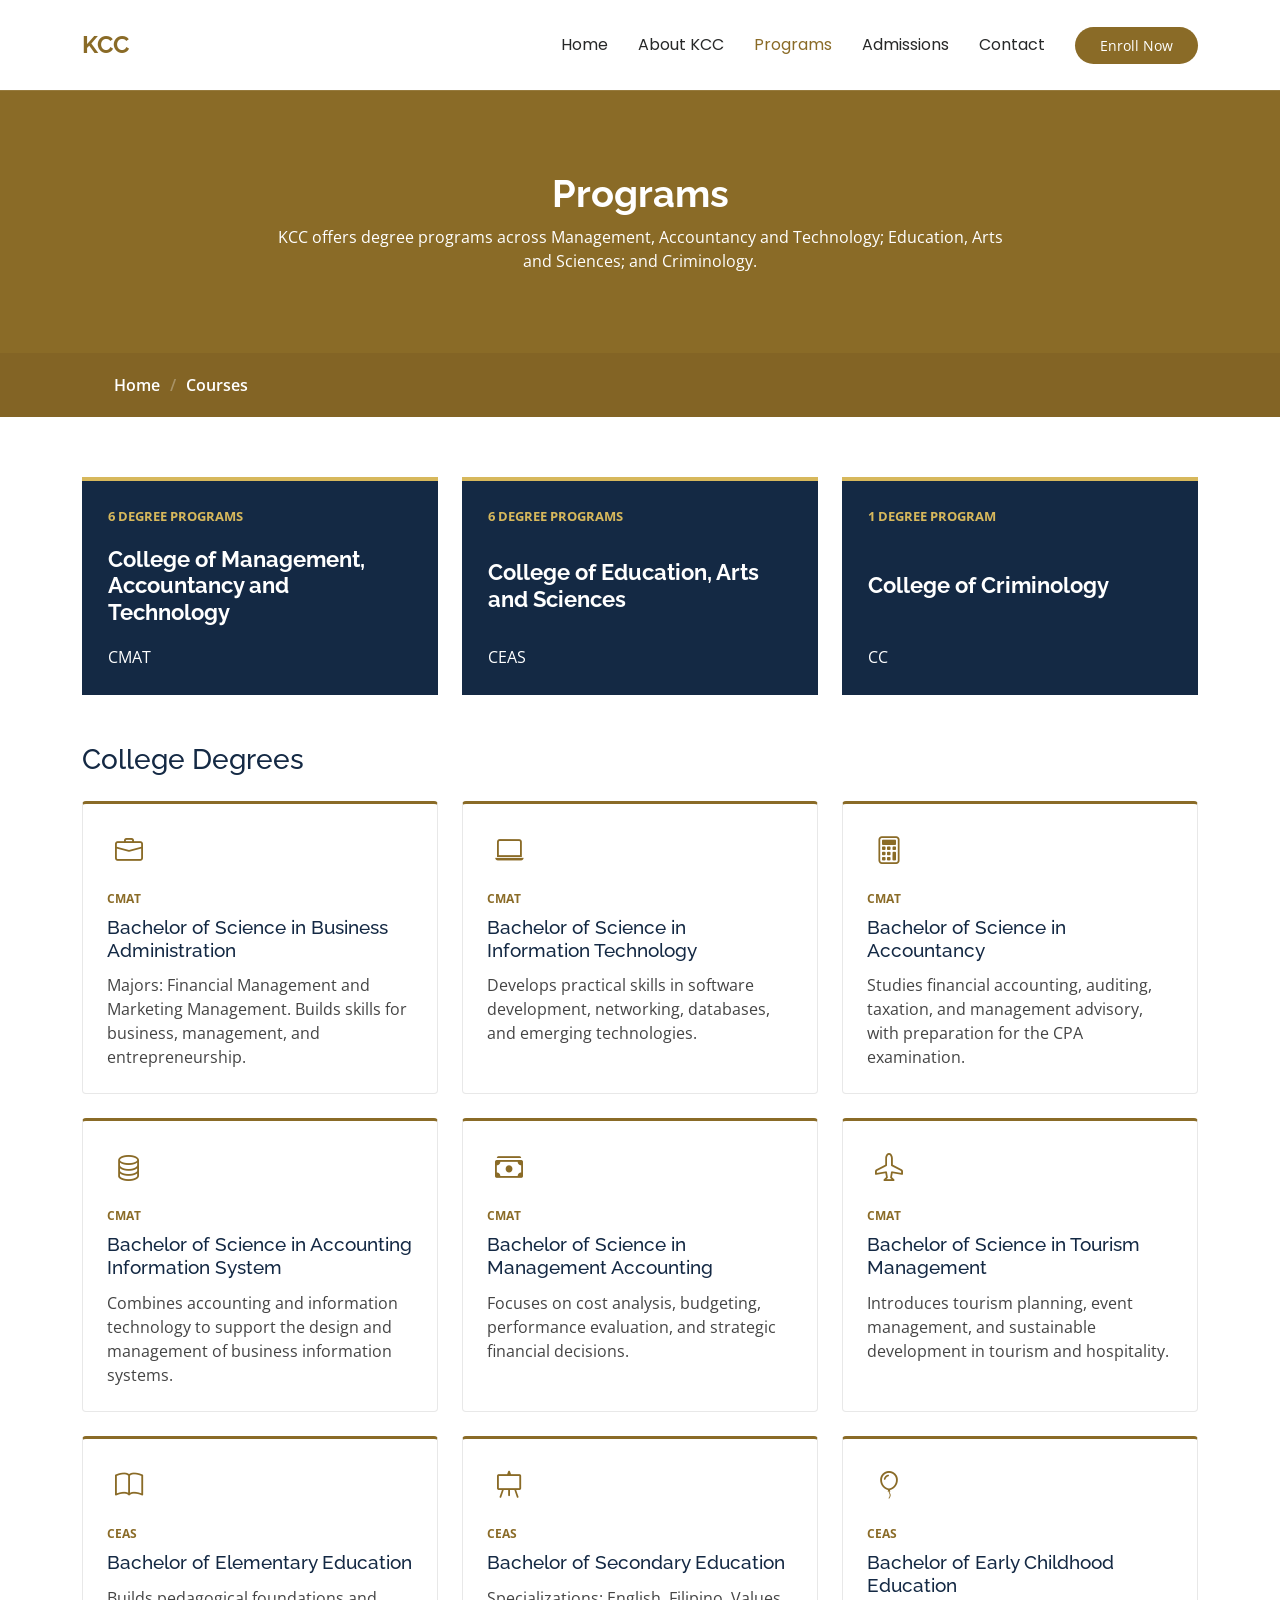
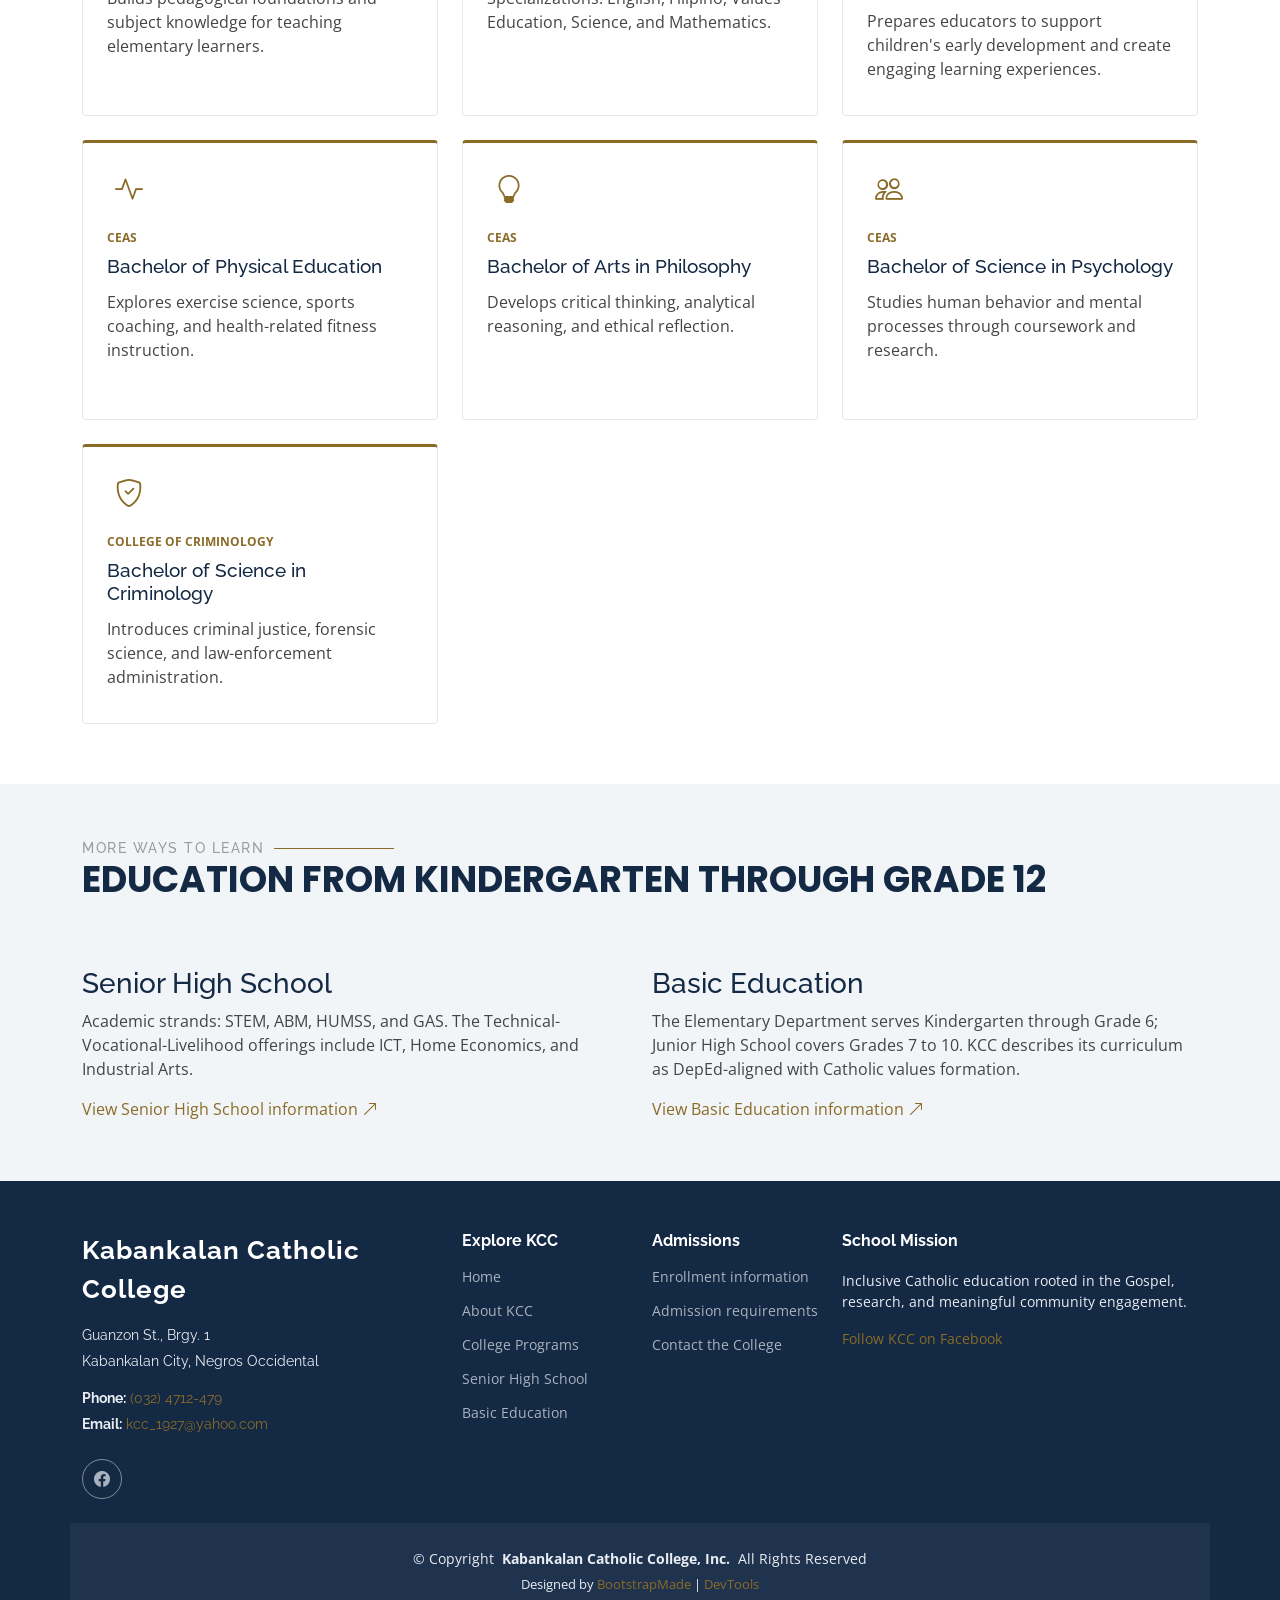
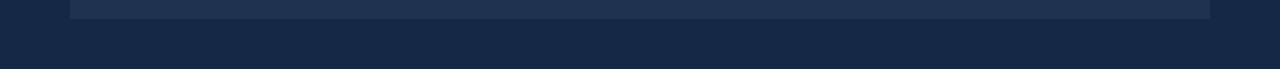
<file: courses.html>
<!DOCTYPE html>
<html lang="en">

<head>
  <meta charset="utf-8">
  <meta content="width=device-width, initial-scale=1.0" name="viewport">
  <title>Programs | Kabankalan Catholic College</title>
  <meta name="description" content="Explore college degrees and education pathways at Kabankalan Catholic College.">
  <meta name="keywords" content="KCC programs, Kabankalan Catholic College degrees, senior high school, basic education">

  <!-- Favicons -->
  <link href="assets/img/favicon.png" rel="icon">
  <link href="assets/img/apple-touch-icon.png" rel="apple-touch-icon">

  <!-- Fonts -->
  <link href="https://fonts.googleapis.com" rel="preconnect">
  <link href="https://fonts.gstatic.com" rel="preconnect" crossorigin>
  <link
    href="https://fonts.googleapis.com/css2?family=Open+Sans:ital,wght@0,300;0,400;0,500;0,600;0,700;0,800;1,300;1,400;1,500;1,600;1,700;1,800&family=Poppins:ital,wght@0,100;0,200;0,300;0,400;0,500;0,600;0,700;0,800;0,900;1,100;1,200;1,300;1,400;1,500;1,600;1,700;1,800;1,900&family=Raleway:ital,wght@0,100;0,200;0,300;0,400;0,500;0,600;0,700;0,800;0,900;1,100;1,200;1,300;1,400;1,500;1,600;1,700;1,800;1,900&display=swap"
    rel="stylesheet">

  <!-- Vendor CSS Files -->
  <link href="assets/vendor/bootstrap/css/bootstrap.min.css" rel="stylesheet">
  <link href="assets/vendor/bootstrap-icons/bootstrap-icons.css" rel="stylesheet">
  <link href="assets/vendor/aos/aos.css" rel="stylesheet">
  <link href="assets/vendor/glightbox/css/glightbox.min.css" rel="stylesheet">
  <link href="assets/vendor/swiper/swiper-bundle.min.css" rel="stylesheet">

  <!-- Main CSS File -->
  <link href="assets/css/main.css" rel="stylesheet">

  <!-- =======================================================
  * Template Name: Mentor
  * Template URL: https://bootstrapmade.com/mentor-free-education-bootstrap-theme/
  * Updated: Jul 07 2025 with Bootstrap v5.3.7
  * Author: BootstrapMade.com
  * License: https://bootstrapmade.com/license/
  ======================================================== -->
</head>

<body class="courses-page">

  <header id="header" class="header d-flex align-items-center sticky-top">
    <div class="container-fluid container-xl position-relative d-flex align-items-center">

      <a href="index.html" class="logo d-flex align-items-center me-auto">
        <h1 class="sitename">KCC</h1>
      </a>

      <nav id="navmenu" class="navmenu">
        <ul>
          <li><a href="index.html">Home</a></li>
          <li><a href="about.html">About KCC</a></li>
          <li><a href="courses.html" class="active">Programs</a></li>
          <li><a href="admissions.html">Admissions</a></li>
          <li><a href="contact.html">Contact</a></li>
        </ul>
        <i class="mobile-nav-toggle d-xl-none bi bi-list"></i>
      </nav>

      <a class="btn-getstarted" href="admissions.html">Enroll Now</a>

    </div>
  </header>

  <main class="main">

    <!-- Page Title -->
    <div class="page-title" data-aos="fade">
      <div class="heading">
        <div class="container">
          <div class="row d-flex justify-content-center text-center">
            <div class="col-lg-8">
              <h1>Programs</h1>
              <p class="mb-0">KCC offers degree programs across Management, Accountancy and Technology; Education, Arts and Sciences; and Criminology.</p>
            </div>
          </div>
        </div>
      </div>
      <nav class="breadcrumbs">
        <div class="container">
          <ol>
            <li><a href="index.html">Home</a></li>
            <li class="current">Courses</li>
          </ol>
        </div>
      </nav>
    </div><!-- End Page Title -->

    <!-- Courses Section -->
    <section id="courses" class="courses section">
      <div class="container">
        <div class="row g-4 department-grid">
          <div class="col-lg-4 d-flex" data-aos="fade-up">
            <article class="department-card">
              <p class="department-count">6 degree programs</p>
              <h2>College of Management, Accountancy and Technology</h2>
              <p>CMAT</p>
            </article>
          </div>
          <div class="col-lg-4 d-flex" data-aos="fade-up" data-aos-delay="100">
            <article class="department-card">
              <p class="department-count">6 degree programs</p>
              <h2>College of Education, Arts and Sciences</h2>
              <p>CEAS</p>
            </article>
          </div>
          <div class="col-lg-4 d-flex" data-aos="fade-up" data-aos-delay="200">
            <article class="department-card">
              <p class="department-count">1 degree program</p>
              <h2>College of Criminology</h2>
              <p>CC</p>
            </article>
          </div>
        </div>

        <h2 class="program-grid-title">College Degrees</h2>
        <div class="row g-4 program-grid">
          <div class="col-lg-4 col-md-6 d-flex" data-aos="fade-up">
            <article class="program-card">
              <i class="bi bi-briefcase program-icon" aria-hidden="true"></i>
              <p class="program-department">CMAT</p>
              <h3>Bachelor of Science in Business Administration</h3>
              <p>Majors: Financial Management and Marketing Management. Builds skills for business, management, and entrepreneurship.</p>
            </article>
          </div>
          <div class="col-lg-4 col-md-6 d-flex" data-aos="fade-up" data-aos-delay="50">
            <article class="program-card">
              <i class="bi bi-laptop program-icon" aria-hidden="true"></i>
              <p class="program-department">CMAT</p>
              <h3>Bachelor of Science in Information Technology</h3>
              <p>Develops practical skills in software development, networking, databases, and emerging technologies.</p>
            </article>
          </div>
          <div class="col-lg-4 col-md-6 d-flex" data-aos="fade-up" data-aos-delay="100">
            <article class="program-card">
              <i class="bi bi-calculator program-icon" aria-hidden="true"></i>
              <p class="program-department">CMAT</p>
              <h3>Bachelor of Science in Accountancy</h3>
              <p>Studies financial accounting, auditing, taxation, and management advisory, with preparation for the CPA examination.</p>
            </article>
          </div>
          <div class="col-lg-4 col-md-6 d-flex" data-aos="fade-up">
            <article class="program-card">
              <i class="bi bi-database program-icon" aria-hidden="true"></i>
              <p class="program-department">CMAT</p>
              <h3>Bachelor of Science in Accounting Information System</h3>
              <p>Combines accounting and information technology to support the design and management of business information systems.</p>
            </article>
          </div>
          <div class="col-lg-4 col-md-6 d-flex" data-aos="fade-up" data-aos-delay="50">
            <article class="program-card">
              <i class="bi bi-cash-stack program-icon" aria-hidden="true"></i>
              <p class="program-department">CMAT</p>
              <h3>Bachelor of Science in Management Accounting</h3>
              <p>Focuses on cost analysis, budgeting, performance evaluation, and strategic financial decisions.</p>
            </article>
          </div>
          <div class="col-lg-4 col-md-6 d-flex" data-aos="fade-up" data-aos-delay="100">
            <article class="program-card">
              <i class="bi bi-airplane program-icon" aria-hidden="true"></i>
              <p class="program-department">CMAT</p>
              <h3>Bachelor of Science in Tourism Management</h3>
              <p>Introduces tourism planning, event management, and sustainable development in tourism and hospitality.</p>
            </article>
          </div>
          <div class="col-lg-4 col-md-6 d-flex" data-aos="fade-up">
            <article class="program-card">
              <i class="bi bi-book program-icon" aria-hidden="true"></i>
              <p class="program-department">CEAS</p>
              <h3>Bachelor of Elementary Education</h3>
              <p>Builds pedagogical foundations and subject knowledge for teaching elementary learners.</p>
            </article>
          </div>
          <div class="col-lg-4 col-md-6 d-flex" data-aos="fade-up" data-aos-delay="50">
            <article class="program-card">
              <i class="bi bi-easel program-icon" aria-hidden="true"></i>
              <p class="program-department">CEAS</p>
              <h3>Bachelor of Secondary Education</h3>
              <p>Specializations: English, Filipino, Values Education, Science, and Mathematics.</p>
            </article>
          </div>
          <div class="col-lg-4 col-md-6 d-flex" data-aos="fade-up" data-aos-delay="100">
            <article class="program-card">
              <i class="bi bi-balloon program-icon" aria-hidden="true"></i>
              <p class="program-department">CEAS</p>
              <h3>Bachelor of Early Childhood Education</h3>
              <p>Prepares educators to support children's early development and create engaging learning experiences.</p>
            </article>
          </div>
          <div class="col-lg-4 col-md-6 d-flex" data-aos="fade-up">
            <article class="program-card">
              <i class="bi bi-activity program-icon" aria-hidden="true"></i>
              <p class="program-department">CEAS</p>
              <h3>Bachelor of Physical Education</h3>
              <p>Explores exercise science, sports coaching, and health-related fitness instruction.</p>
            </article>
          </div>
          <div class="col-lg-4 col-md-6 d-flex" data-aos="fade-up" data-aos-delay="50">
            <article class="program-card">
              <i class="bi bi-lightbulb program-icon" aria-hidden="true"></i>
              <p class="program-department">CEAS</p>
              <h3>Bachelor of Arts in Philosophy</h3>
              <p>Develops critical thinking, analytical reasoning, and ethical reflection.</p>
            </article>
          </div>
          <div class="col-lg-4 col-md-6 d-flex" data-aos="fade-up" data-aos-delay="100">
            <article class="program-card">
              <i class="bi bi-people program-icon" aria-hidden="true"></i>
              <p class="program-department">CEAS</p>
              <h3>Bachelor of Science in Psychology</h3>
              <p>Studies human behavior and mental processes through coursework and research.</p>
            </article>
          </div>
          <div class="col-lg-4 col-md-6 d-flex" data-aos="fade-up">
            <article class="program-card">
              <i class="bi bi-shield-check program-icon" aria-hidden="true"></i>
              <p class="program-department">College of Criminology</p>
              <h3>Bachelor of Science in Criminology</h3>
              <p>Introduces criminal justice, forensic science, and law-enforcement administration.</p>
            </article>
          </div>
        </div>
      </div>
    </section><!-- /Courses Section -->

    <section id="school-pathways" class="section light-background">
      <div class="container">
        <div class="section-title" data-aos="fade-up">
          <h2>More Ways to Learn</h2>
          <p>Education from Kindergarten through Grade 12</p>
        </div>
        <div class="row gy-4">
          <div class="col-lg-6" data-aos="fade-up">
            <h3>Senior High School</h3>
            <p>Academic strands: STEM, ABM, HUMSS, and GAS. The Technical-Vocational-Livelihood offerings include ICT, Home Economics, and Industrial Arts.</p>
            <a href="https://kcc.edu.ph/senior-high">View Senior High School information <i class="bi bi-arrow-up-right"></i></a>
          </div>
          <div class="col-lg-6" data-aos="fade-up" data-aos-delay="100">
            <h3>Basic Education</h3>
            <p>The Elementary Department serves Kindergarten through Grade 6; Junior High School covers Grades 7 to 10. KCC describes its curriculum as DepEd-aligned with Catholic values formation.</p>
            <a href="https://kcc.edu.ph/basic-education">View Basic Education information <i class="bi bi-arrow-up-right"></i></a>
          </div>
        </div>
      </div>
    </section>

  </main>

  <footer id="footer" class="footer position-relative light-background">

    <div class="container footer-top">
      <div class="row gy-4">
        <div class="col-lg-4 col-md-6 footer-about">
          <a href="index.html" class="logo d-flex align-items-center">
            <span class="sitename">Kabankalan Catholic College</span>
          </a>
          <div class="footer-contact pt-3">
            <p>Guanzon St., Brgy. 1</p>
            <p>Kabankalan City, Negros Occidental</p>
            <p class="mt-3"><strong>Phone:</strong> <a href="tel:+63324712479">(032) 4712-479</a></p>
            <p><strong>Email:</strong> <a href="mailto:kcc_1927@yahoo.com">kcc_1927@yahoo.com</a></p>
          </div>
          <div class="social-links d-flex mt-4">
            <a href="https://www.facebook.com/KCCInc1927" aria-label="KCC on Facebook"><i class="bi bi-facebook"></i></a>
          </div>
        </div>

        <div class="col-lg-2 col-md-3 footer-links">
          <h4>Explore KCC</h4>
          <ul>
            <li><a href="index.html">Home</a></li>
            <li><a href="about.html">About KCC</a></li>
            <li><a href="courses.html">College Programs</a></li>
            <li><a href="https://kcc.edu.ph/senior-high">Senior High School</a></li>
            <li><a href="https://kcc.edu.ph/basic-education">Basic Education</a></li>
          </ul>
        </div>

        <div class="col-lg-2 col-md-3 footer-links">
          <h4>Admissions</h4>
          <ul>
            <li><a href="admissions.html">Enrollment information</a></li>
            <li><a href="admissions.html">Admission requirements</a></li>
            <li><a href="contact.html">Contact the College</a></li>
          </ul>
        </div>

        <div class="col-lg-4 col-md-12 footer-newsletter">
          <h4>School Mission</h4>
          <p>Inclusive Catholic education rooted in the Gospel, research, and meaningful community engagement.</p>
          <a href="https://www.facebook.com/KCCInc1927">Follow KCC on Facebook</a>
        </div>

      </div>
    </div>

    <div class="container copyright text-center mt-4">
      <p>© <span>Copyright</span> <strong class="px-1 sitename">Kabankalan Catholic College, Inc.</strong> <span>All Rights Reserved</span></p>
      <div class="credits">
        <!-- All the links in the footer should remain intact. -->
        <!-- You can delete the links only if you've purchased the pro version. -->
        <!-- Licensing information: https://bootstrapmade.com/license/ -->
        Designed by <a href="https://bootstrapmade.com/">BootstrapMade</a> | <a
          href="https://bootstrapmade.com/tools/">DevTools</a>
      </div>
    </div>

  </footer>

  <!-- Scroll Top -->
  <a href="#" id="scroll-top" class="scroll-top d-flex align-items-center justify-content-center"><i
      class="bi bi-arrow-up-short"></i></a>

  <!-- Preloader -->
  <div id="preloader"></div>

  <!-- Vendor JS Files -->
  <script src="assets/vendor/bootstrap/js/bootstrap.bundle.min.js"></script>
  <script src="assets/vendor/aos/aos.js"></script>
  <script src="assets/vendor/glightbox/js/glightbox.min.js"></script>
  <script src="assets/vendor/purecounter/purecounter_vanilla.js"></script>
  <script src="assets/vendor/swiper/swiper-bundle.min.js"></script>

  <!-- Main JS File -->
  <script src="assets/js/main.js"></script>

</body>

</html>
</file>
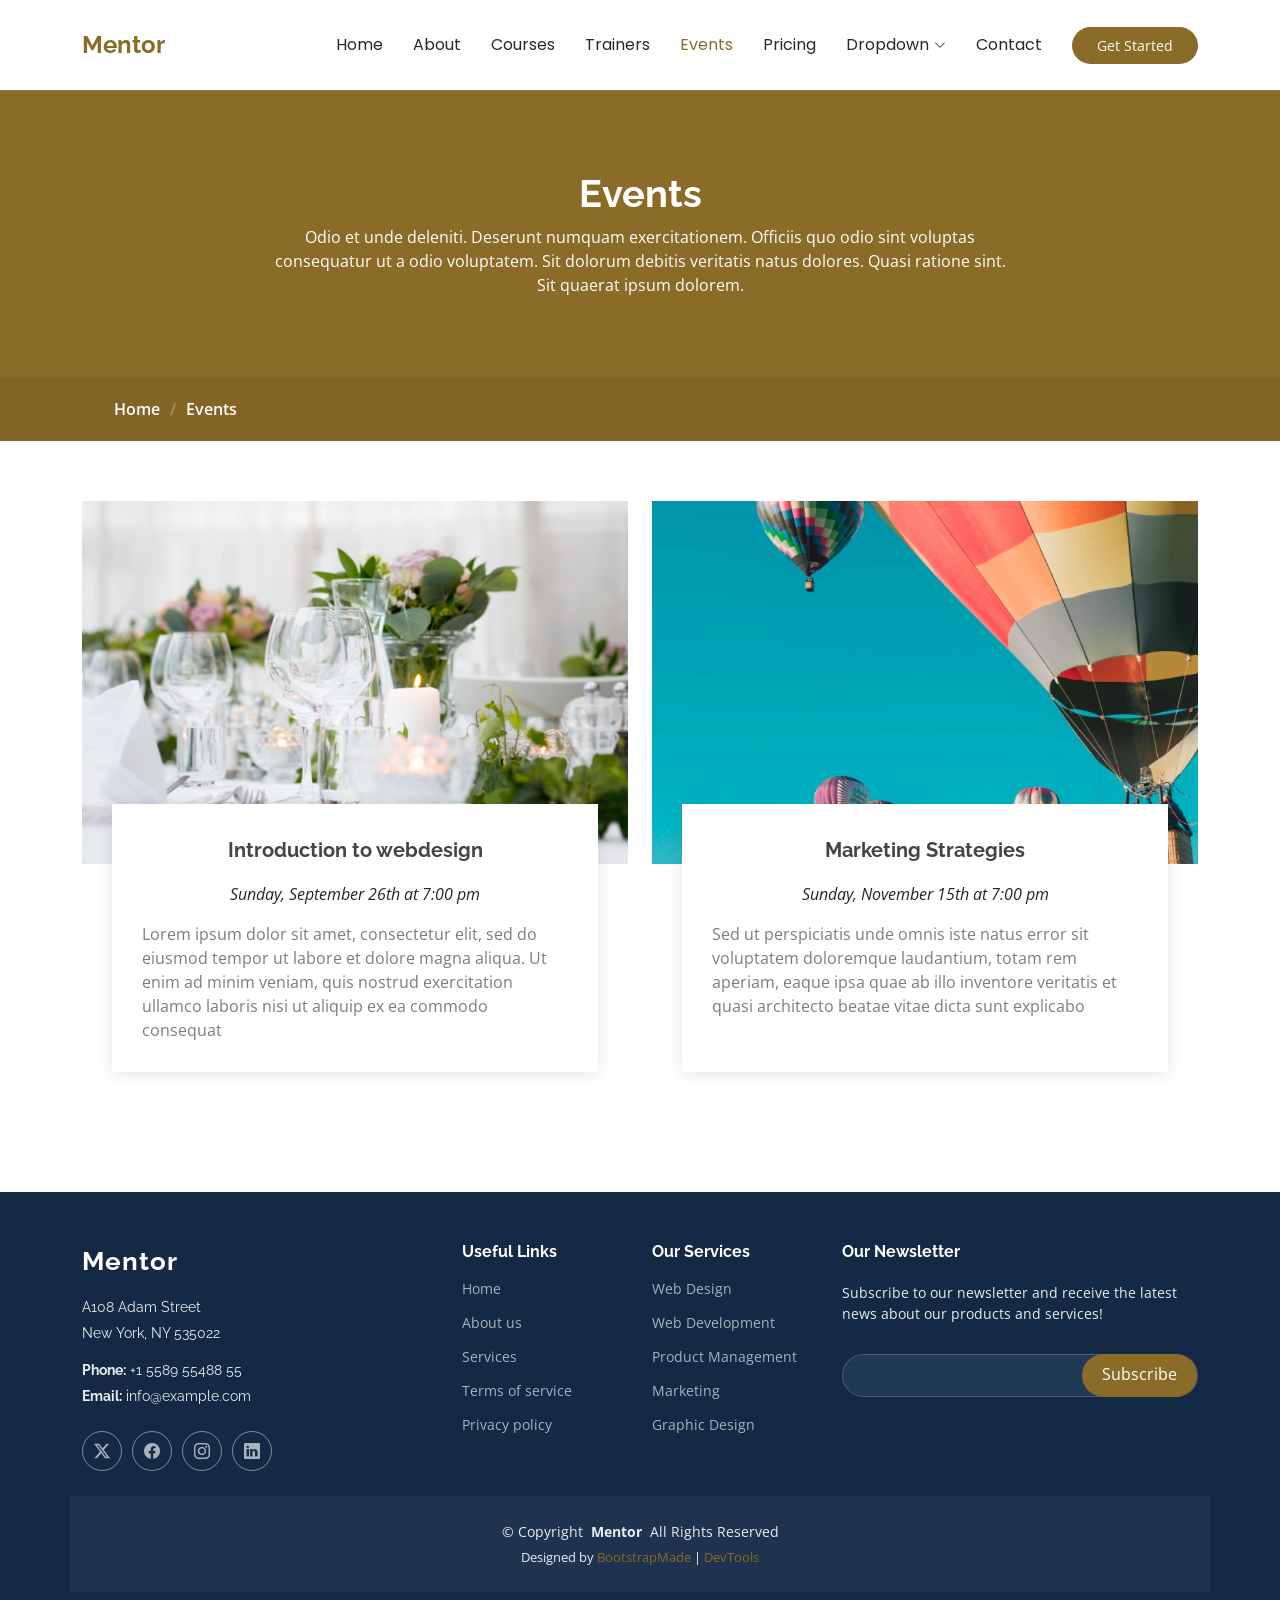
<file: events.html>
<!DOCTYPE html>
<html lang="en">

<head>
  <meta charset="utf-8">
  <meta content="width=device-width, initial-scale=1.0" name="viewport">
  <title>Events - Mentor Bootstrap Template</title>
  <meta name="description" content="">
  <meta name="keywords" content="">

  <!-- Favicons -->
  <link href="assets/img/favicon.png" rel="icon">
  <link href="assets/img/apple-touch-icon.png" rel="apple-touch-icon">

  <!-- Fonts -->
  <link href="https://fonts.googleapis.com" rel="preconnect">
  <link href="https://fonts.gstatic.com" rel="preconnect" crossorigin>
  <link href="https://fonts.googleapis.com/css2?family=Open+Sans:ital,wght@0,300;0,400;0,500;0,600;0,700;0,800;1,300;1,400;1,500;1,600;1,700;1,800&family=Poppins:ital,wght@0,100;0,200;0,300;0,400;0,500;0,600;0,700;0,800;0,900;1,100;1,200;1,300;1,400;1,500;1,600;1,700;1,800;1,900&family=Raleway:ital,wght@0,100;0,200;0,300;0,400;0,500;0,600;0,700;0,800;0,900;1,100;1,200;1,300;1,400;1,500;1,600;1,700;1,800;1,900&display=swap" rel="stylesheet">

  <!-- Vendor CSS Files -->
  <link href="assets/vendor/bootstrap/css/bootstrap.min.css" rel="stylesheet">
  <link href="assets/vendor/bootstrap-icons/bootstrap-icons.css" rel="stylesheet">
  <link href="assets/vendor/aos/aos.css" rel="stylesheet">
  <link href="assets/vendor/glightbox/css/glightbox.min.css" rel="stylesheet">
  <link href="assets/vendor/swiper/swiper-bundle.min.css" rel="stylesheet">

  <!-- Main CSS File -->
  <link href="assets/css/main.css" rel="stylesheet">

  <!-- =======================================================
  * Template Name: Mentor
  * Template URL: https://bootstrapmade.com/mentor-free-education-bootstrap-theme/
  * Updated: Jul 07 2025 with Bootstrap v5.3.7
  * Author: BootstrapMade.com
  * License: https://bootstrapmade.com/license/
  ======================================================== -->
</head>

<body class="events-page">

  <header id="header" class="header d-flex align-items-center sticky-top">
    <div class="container-fluid container-xl position-relative d-flex align-items-center">

      <a href="index.html" class="logo d-flex align-items-center me-auto">
        <!-- Uncomment the line below if you also wish to use an image logo -->
        <!-- <img src="assets/img/logo.webp" alt=""> -->
        <h1 class="sitename">Mentor</h1>
      </a>

      <nav id="navmenu" class="navmenu">
        <ul>
          <li><a href="index.html">Home<br></a></li>
          <li><a href="about.html">About</a></li>
          <li><a href="courses.html">Courses</a></li>
          <li><a href="trainers.html">Trainers</a></li>
          <li><a href="events.html" class="active">Events</a></li>
          <li><a href="pricing.html">Pricing</a></li>
          <li class="dropdown"><a href="#"><span>Dropdown</span> <i class="bi bi-chevron-down toggle-dropdown"></i></a>
            <ul>
              <li><a href="#">Dropdown 1</a></li>
              <li class="dropdown"><a href="#"><span>Deep Dropdown</span> <i class="bi bi-chevron-down toggle-dropdown"></i></a>
                <ul>
                  <li><a href="#">Deep Dropdown 1</a></li>
                  <li><a href="#">Deep Dropdown 2</a></li>
                  <li><a href="#">Deep Dropdown 3</a></li>
                  <li><a href="#">Deep Dropdown 4</a></li>
                  <li><a href="#">Deep Dropdown 5</a></li>
                </ul>
              </li>
              <li><a href="#">Dropdown 2</a></li>
              <li><a href="#">Dropdown 3</a></li>
              <li><a href="#">Dropdown 4</a></li>
            </ul>
          </li>
          <li><a href="contact.html">Contact</a></li>
        </ul>
        <i class="mobile-nav-toggle d-xl-none bi bi-list"></i>
      </nav>

      <a class="btn-getstarted" href="courses.html">Get Started</a>

    </div>
  </header>

  <main class="main">

    <!-- Page Title -->
    <div class="page-title" data-aos="fade">
      <div class="heading">
        <div class="container">
          <div class="row d-flex justify-content-center text-center">
            <div class="col-lg-8">
              <h1>Events</h1>
              <p class="mb-0">Odio et unde deleniti. Deserunt numquam exercitationem. Officiis quo odio sint voluptas consequatur ut a odio voluptatem. Sit dolorum debitis veritatis natus dolores. Quasi ratione sint. Sit quaerat ipsum dolorem.</p>
            </div>
          </div>
        </div>
      </div>
      <nav class="breadcrumbs">
        <div class="container">
          <ol>
            <li><a href="index.html">Home</a></li>
            <li class="current">Events</li>
          </ol>
        </div>
      </nav>
    </div><!-- End Page Title -->

    <!-- Events Section -->
    <section id="events" class="events section">

      <div class="container" data-aos="fade-up">

        <div class="row">
          <div class="col-md-6 d-flex align-items-stretch">
            <div class="card">
              <div class="card-img">
                <img src="assets/img/event/event-item-1.webp" alt="...">
              </div>
              <div class="card-body">
                <h5 class="card-title"><a href="">Introduction to webdesign</a></h5>
                <p class="fst-italic text-center">Sunday, September 26th at 7:00 pm</p>
                <p class="card-text">Lorem ipsum dolor sit amet, consectetur elit, sed do eiusmod tempor ut labore et dolore magna aliqua. Ut enim ad minim veniam, quis nostrud exercitation ullamco laboris nisi ut aliquip ex ea commodo consequat</p>
              </div>
            </div>
          </div>
          <div class="col-md-6 d-flex align-items-stretch">
            <div class="card">
              <div class="card-img">
                <img src="assets/img/event/event-item-2.webp" alt="...">
              </div>
              <div class="card-body">
                <h5 class="card-title"><a href="">Marketing Strategies</a></h5>
                <p class="fst-italic text-center">Sunday, November 15th at 7:00 pm</p>
                <p class="card-text">Sed ut perspiciatis unde omnis iste natus error sit voluptatem doloremque laudantium, totam rem aperiam, eaque ipsa quae ab illo inventore veritatis et quasi architecto beatae vitae dicta sunt explicabo</p>
              </div>
            </div>

          </div>
        </div>

      </div>

    </section><!-- /Events Section -->

  </main>

  <footer id="footer" class="footer position-relative light-background">

    <div class="container footer-top">
      <div class="row gy-4">
        <div class="col-lg-4 col-md-6 footer-about">
          <a href="index.html" class="logo d-flex align-items-center">
            <span class="sitename">Mentor</span>
          </a>
          <div class="footer-contact pt-3">
            <p>A108 Adam Street</p>
            <p>New York, NY 535022</p>
            <p class="mt-3"><strong>Phone:</strong> <span>+1 5589 55488 55</span></p>
            <p><strong>Email:</strong> <span>info@example.com</span></p>
          </div>
          <div class="social-links d-flex mt-4">
            <a href=""><i class="bi bi-twitter-x"></i></a>
            <a href=""><i class="bi bi-facebook"></i></a>
            <a href=""><i class="bi bi-instagram"></i></a>
            <a href=""><i class="bi bi-linkedin"></i></a>
          </div>
        </div>

        <div class="col-lg-2 col-md-3 footer-links">
          <h4>Useful Links</h4>
          <ul>
            <li><a href="#">Home</a></li>
            <li><a href="#">About us</a></li>
            <li><a href="#">Services</a></li>
            <li><a href="#">Terms of service</a></li>
            <li><a href="#">Privacy policy</a></li>
          </ul>
        </div>

        <div class="col-lg-2 col-md-3 footer-links">
          <h4>Our Services</h4>
          <ul>
            <li><a href="#">Web Design</a></li>
            <li><a href="#">Web Development</a></li>
            <li><a href="#">Product Management</a></li>
            <li><a href="#">Marketing</a></li>
            <li><a href="#">Graphic Design</a></li>
          </ul>
        </div>

        <div class="col-lg-4 col-md-12 footer-newsletter">
          <h4>Our Newsletter</h4>
          <p>Subscribe to our newsletter and receive the latest news about our products and services!</p>
          <form action="#" method="post" class="email-form">
            <div class="newsletter-form"><input type="email" name="email"><input type="submit" value="Subscribe"></div>
            <div class="loading">Loading</div>
            <div class="error-message"></div>
            <div class="sent-message">Your subscription request has been sent. Thank you!</div>
          </form>
        </div>

      </div>
    </div>

    <div class="container copyright text-center mt-4">
      <p>© <span>Copyright</span> <strong class="px-1 sitename">Mentor</strong> <span>All Rights Reserved</span></p>
      <div class="credits">
        <!-- All the links in the footer should remain intact. -->
        <!-- You can delete the links only if you've purchased the pro version. -->
        <!-- Licensing information: https://bootstrapmade.com/license/ -->
        Designed by <a href="https://bootstrapmade.com/">BootstrapMade</a> | <a href="https://bootstrapmade.com/tools/">DevTools</a>
      </div>
    </div>

  </footer>

  <!-- Scroll Top -->
  <a href="#" id="scroll-top" class="scroll-top d-flex align-items-center justify-content-center"><i class="bi bi-arrow-up-short"></i></a>

  <!-- Preloader -->
  <div id="preloader"></div>

  <!-- Vendor JS Files -->
  <script src="assets/vendor/bootstrap/js/bootstrap.bundle.min.js"></script>
  <script src="assets/vendor/aos/aos.js"></script>
  <script src="assets/vendor/glightbox/js/glightbox.min.js"></script>
  <script src="assets/vendor/purecounter/purecounter_vanilla.js"></script>
  <script src="assets/vendor/swiper/swiper-bundle.min.js"></script>

  <!-- Main JS File -->
  <script src="assets/js/main.js"></script>

</body>

</html>
</file>
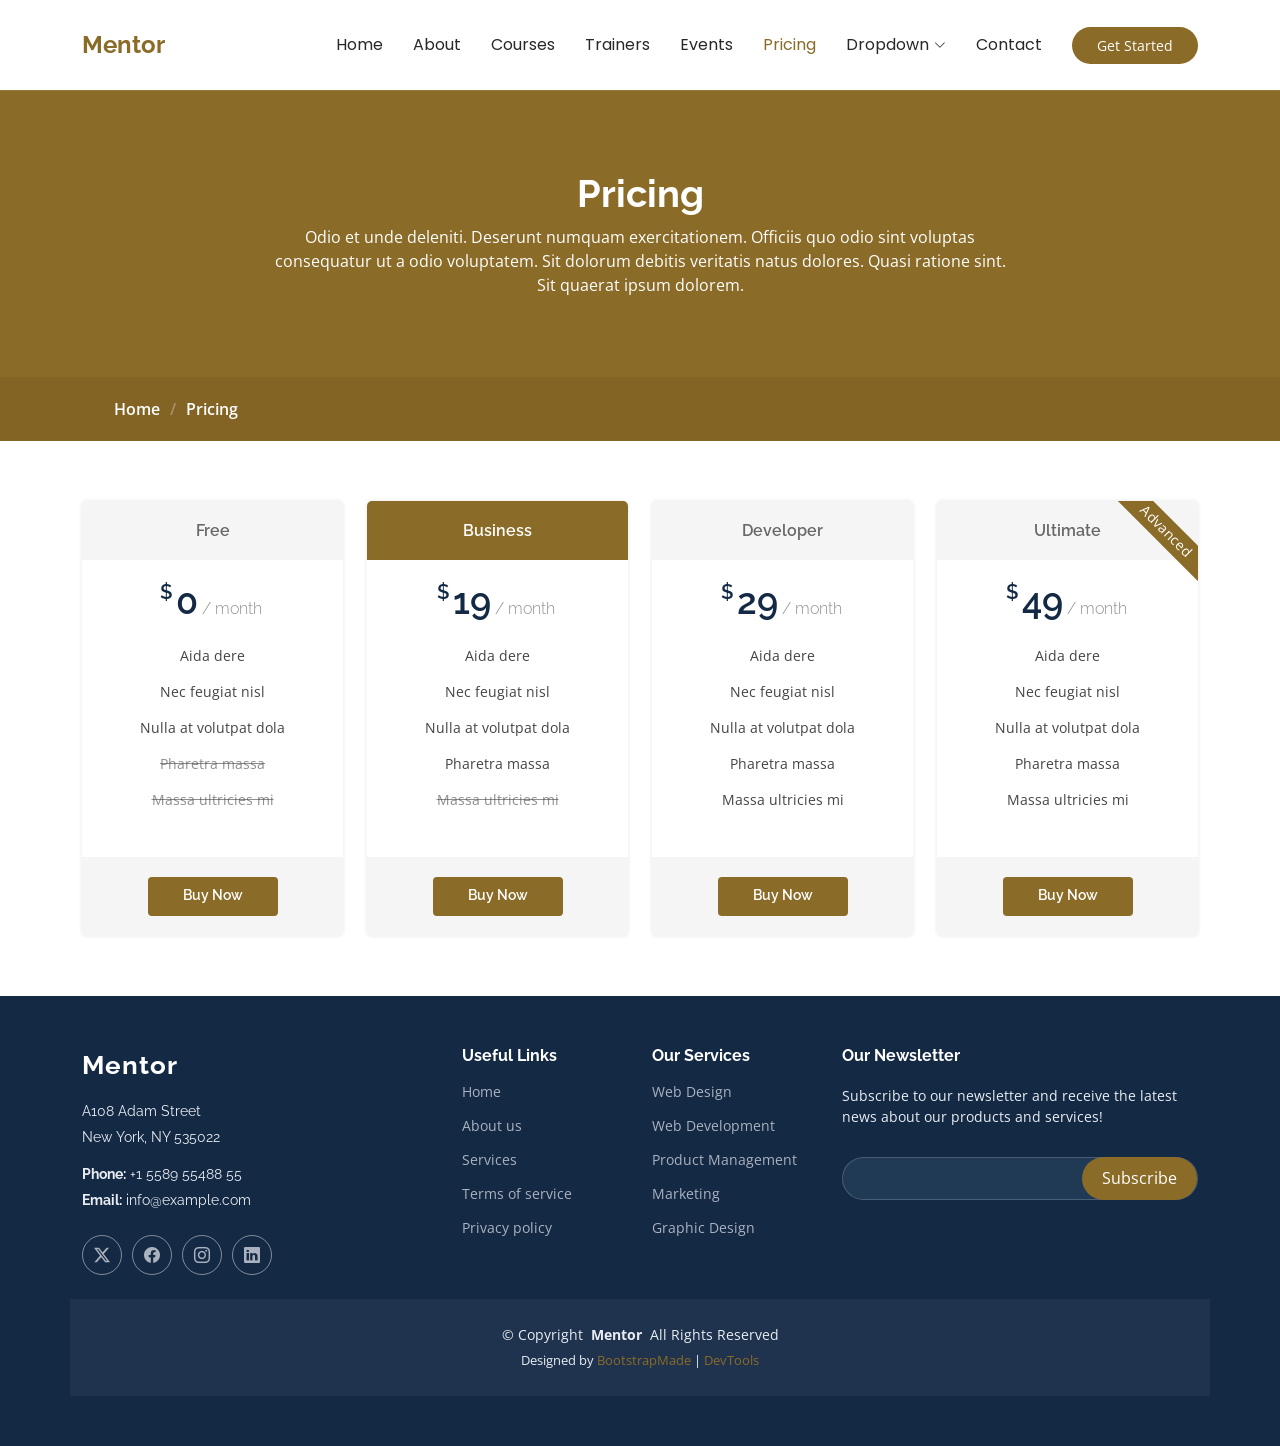
<file: pricing.html>
<!DOCTYPE html>
<html lang="en">

<head>
  <meta charset="utf-8">
  <meta content="width=device-width, initial-scale=1.0" name="viewport">
  <title>Pricing - Mentor Bootstrap Template</title>
  <meta name="description" content="">
  <meta name="keywords" content="">

  <!-- Favicons -->
  <link href="assets/img/favicon.png" rel="icon">
  <link href="assets/img/apple-touch-icon.png" rel="apple-touch-icon">

  <!-- Fonts -->
  <link href="https://fonts.googleapis.com" rel="preconnect">
  <link href="https://fonts.gstatic.com" rel="preconnect" crossorigin>
  <link href="https://fonts.googleapis.com/css2?family=Open+Sans:ital,wght@0,300;0,400;0,500;0,600;0,700;0,800;1,300;1,400;1,500;1,600;1,700;1,800&family=Poppins:ital,wght@0,100;0,200;0,300;0,400;0,500;0,600;0,700;0,800;0,900;1,100;1,200;1,300;1,400;1,500;1,600;1,700;1,800;1,900&family=Raleway:ital,wght@0,100;0,200;0,300;0,400;0,500;0,600;0,700;0,800;0,900;1,100;1,200;1,300;1,400;1,500;1,600;1,700;1,800;1,900&display=swap" rel="stylesheet">

  <!-- Vendor CSS Files -->
  <link href="assets/vendor/bootstrap/css/bootstrap.min.css" rel="stylesheet">
  <link href="assets/vendor/bootstrap-icons/bootstrap-icons.css" rel="stylesheet">
  <link href="assets/vendor/aos/aos.css" rel="stylesheet">
  <link href="assets/vendor/glightbox/css/glightbox.min.css" rel="stylesheet">
  <link href="assets/vendor/swiper/swiper-bundle.min.css" rel="stylesheet">

  <!-- Main CSS File -->
  <link href="assets/css/main.css" rel="stylesheet">

  <!-- =======================================================
  * Template Name: Mentor
  * Template URL: https://bootstrapmade.com/mentor-free-education-bootstrap-theme/
  * Updated: Jul 07 2025 with Bootstrap v5.3.7
  * Author: BootstrapMade.com
  * License: https://bootstrapmade.com/license/
  ======================================================== -->
</head>

<body class="pricing-page">

  <header id="header" class="header d-flex align-items-center sticky-top">
    <div class="container-fluid container-xl position-relative d-flex align-items-center">

      <a href="index.html" class="logo d-flex align-items-center me-auto">
        <!-- Uncomment the line below if you also wish to use an image logo -->
        <!-- <img src="assets/img/logo.webp" alt=""> -->
        <h1 class="sitename">Mentor</h1>
      </a>

      <nav id="navmenu" class="navmenu">
        <ul>
          <li><a href="index.html">Home<br></a></li>
          <li><a href="about.html">About</a></li>
          <li><a href="courses.html">Courses</a></li>
          <li><a href="trainers.html">Trainers</a></li>
          <li><a href="events.html">Events</a></li>
          <li><a href="pricing.html" class="active">Pricing</a></li>
          <li class="dropdown"><a href="#"><span>Dropdown</span> <i class="bi bi-chevron-down toggle-dropdown"></i></a>
            <ul>
              <li><a href="#">Dropdown 1</a></li>
              <li class="dropdown"><a href="#"><span>Deep Dropdown</span> <i class="bi bi-chevron-down toggle-dropdown"></i></a>
                <ul>
                  <li><a href="#">Deep Dropdown 1</a></li>
                  <li><a href="#">Deep Dropdown 2</a></li>
                  <li><a href="#">Deep Dropdown 3</a></li>
                  <li><a href="#">Deep Dropdown 4</a></li>
                  <li><a href="#">Deep Dropdown 5</a></li>
                </ul>
              </li>
              <li><a href="#">Dropdown 2</a></li>
              <li><a href="#">Dropdown 3</a></li>
              <li><a href="#">Dropdown 4</a></li>
            </ul>
          </li>
          <li><a href="contact.html">Contact</a></li>
        </ul>
        <i class="mobile-nav-toggle d-xl-none bi bi-list"></i>
      </nav>

      <a class="btn-getstarted" href="courses.html">Get Started</a>

    </div>
  </header>

  <main class="main">

    <!-- Page Title -->
    <div class="page-title" data-aos="fade">
      <div class="heading">
        <div class="container">
          <div class="row d-flex justify-content-center text-center">
            <div class="col-lg-8">
              <h1>Pricing</h1>
              <p class="mb-0">Odio et unde deleniti. Deserunt numquam exercitationem. Officiis quo odio sint voluptas consequatur ut a odio voluptatem. Sit dolorum debitis veritatis natus dolores. Quasi ratione sint. Sit quaerat ipsum dolorem.</p>
            </div>
          </div>
        </div>
      </div>
      <nav class="breadcrumbs">
        <div class="container">
          <ol>
            <li><a href="index.html">Home</a></li>
            <li class="current">Pricing</li>
          </ol>
        </div>
      </nav>
    </div><!-- End Page Title -->

    <!-- Pricing Section -->
    <section id="pricing" class="pricing section">

      <div class="container">

        <div class="row gy-3">

          <div class="col-xl-3 col-lg-6" data-aos="fade-up" data-aos-delay="100">
            <div class="pricing-item">
              <h3>Free</h3>
              <h4><sup>$</sup>0<span> / month</span></h4>
              <ul>
                <li>Aida dere</li>
                <li>Nec feugiat nisl</li>
                <li>Nulla at volutpat dola</li>
                <li class="na">Pharetra massa</li>
                <li class="na">Massa ultricies mi</li>
              </ul>
              <div class="btn-wrap">
                <a href="#" class="btn-buy">Buy Now</a>
              </div>
            </div>
          </div><!-- End Pricing Item -->

          <div class="col-xl-3 col-lg-6" data-aos="fade-up" data-aos-delay="200">
            <div class="pricing-item featured">
              <h3>Business</h3>
              <h4><sup>$</sup>19<span> / month</span></h4>
              <ul>
                <li>Aida dere</li>
                <li>Nec feugiat nisl</li>
                <li>Nulla at volutpat dola</li>
                <li>Pharetra massa</li>
                <li class="na">Massa ultricies mi</li>
              </ul>
              <div class="btn-wrap">
                <a href="#" class="btn-buy">Buy Now</a>
              </div>
            </div>
          </div><!-- End Pricing Item -->

          <div class="col-xl-3 col-lg-6" data-aos="fade-up" data-aos-delay="400">
            <div class="pricing-item">
              <h3>Developer</h3>
              <h4><sup>$</sup>29<span> / month</span></h4>
              <ul>
                <li>Aida dere</li>
                <li>Nec feugiat nisl</li>
                <li>Nulla at volutpat dola</li>
                <li>Pharetra massa</li>
                <li>Massa ultricies mi</li>
              </ul>
              <div class="btn-wrap">
                <a href="#" class="btn-buy">Buy Now</a>
              </div>
            </div>
          </div><!-- End Pricing Item -->

          <div class="col-xl-3 col-lg-6" data-aos="fade-up" data-aos-delay="400">
            <div class="pricing-item">
              <span class="advanced">Advanced</span>
              <h3>Ultimate</h3>
              <h4><sup>$</sup>49<span> / month</span></h4>
              <ul>
                <li>Aida dere</li>
                <li>Nec feugiat nisl</li>
                <li>Nulla at volutpat dola</li>
                <li>Pharetra massa</li>
                <li>Massa ultricies mi</li>
              </ul>
              <div class="btn-wrap">
                <a href="#" class="btn-buy">Buy Now</a>
              </div>
            </div>
          </div><!-- End Pricing Item -->

        </div>

      </div>

    </section><!-- /Pricing Section -->

  </main>

  <footer id="footer" class="footer position-relative light-background">

    <div class="container footer-top">
      <div class="row gy-4">
        <div class="col-lg-4 col-md-6 footer-about">
          <a href="index.html" class="logo d-flex align-items-center">
            <span class="sitename">Mentor</span>
          </a>
          <div class="footer-contact pt-3">
            <p>A108 Adam Street</p>
            <p>New York, NY 535022</p>
            <p class="mt-3"><strong>Phone:</strong> <span>+1 5589 55488 55</span></p>
            <p><strong>Email:</strong> <span>info@example.com</span></p>
          </div>
          <div class="social-links d-flex mt-4">
            <a href=""><i class="bi bi-twitter-x"></i></a>
            <a href=""><i class="bi bi-facebook"></i></a>
            <a href=""><i class="bi bi-instagram"></i></a>
            <a href=""><i class="bi bi-linkedin"></i></a>
          </div>
        </div>

        <div class="col-lg-2 col-md-3 footer-links">
          <h4>Useful Links</h4>
          <ul>
            <li><a href="#">Home</a></li>
            <li><a href="#">About us</a></li>
            <li><a href="#">Services</a></li>
            <li><a href="#">Terms of service</a></li>
            <li><a href="#">Privacy policy</a></li>
          </ul>
        </div>

        <div class="col-lg-2 col-md-3 footer-links">
          <h4>Our Services</h4>
          <ul>
            <li><a href="#">Web Design</a></li>
            <li><a href="#">Web Development</a></li>
            <li><a href="#">Product Management</a></li>
            <li><a href="#">Marketing</a></li>
            <li><a href="#">Graphic Design</a></li>
          </ul>
        </div>

        <div class="col-lg-4 col-md-12 footer-newsletter">
          <h4>Our Newsletter</h4>
          <p>Subscribe to our newsletter and receive the latest news about our products and services!</p>
          <form action="#" method="post" class="email-form">
            <div class="newsletter-form"><input type="email" name="email"><input type="submit" value="Subscribe"></div>
            <div class="loading">Loading</div>
            <div class="error-message"></div>
            <div class="sent-message">Your subscription request has been sent. Thank you!</div>
          </form>
        </div>

      </div>
    </div>

    <div class="container copyright text-center mt-4">
      <p>© <span>Copyright</span> <strong class="px-1 sitename">Mentor</strong> <span>All Rights Reserved</span></p>
      <div class="credits">
        <!-- All the links in the footer should remain intact. -->
        <!-- You can delete the links only if you've purchased the pro version. -->
        <!-- Licensing information: https://bootstrapmade.com/license/ -->
        Designed by <a href="https://bootstrapmade.com/">BootstrapMade</a> | <a href="https://bootstrapmade.com/tools/">DevTools</a>
      </div>
    </div>

  </footer>

  <!-- Scroll Top -->
  <a href="#" id="scroll-top" class="scroll-top d-flex align-items-center justify-content-center"><i class="bi bi-arrow-up-short"></i></a>

  <!-- Preloader -->
  <div id="preloader"></div>

  <!-- Vendor JS Files -->
  <script src="assets/vendor/bootstrap/js/bootstrap.bundle.min.js"></script>
  <script src="assets/vendor/aos/aos.js"></script>
  <script src="assets/vendor/glightbox/js/glightbox.min.js"></script>
  <script src="assets/vendor/purecounter/purecounter_vanilla.js"></script>
  <script src="assets/vendor/swiper/swiper-bundle.min.js"></script>

  <!-- Main JS File -->
  <script src="assets/js/main.js"></script>

</body>

</html>
</file>
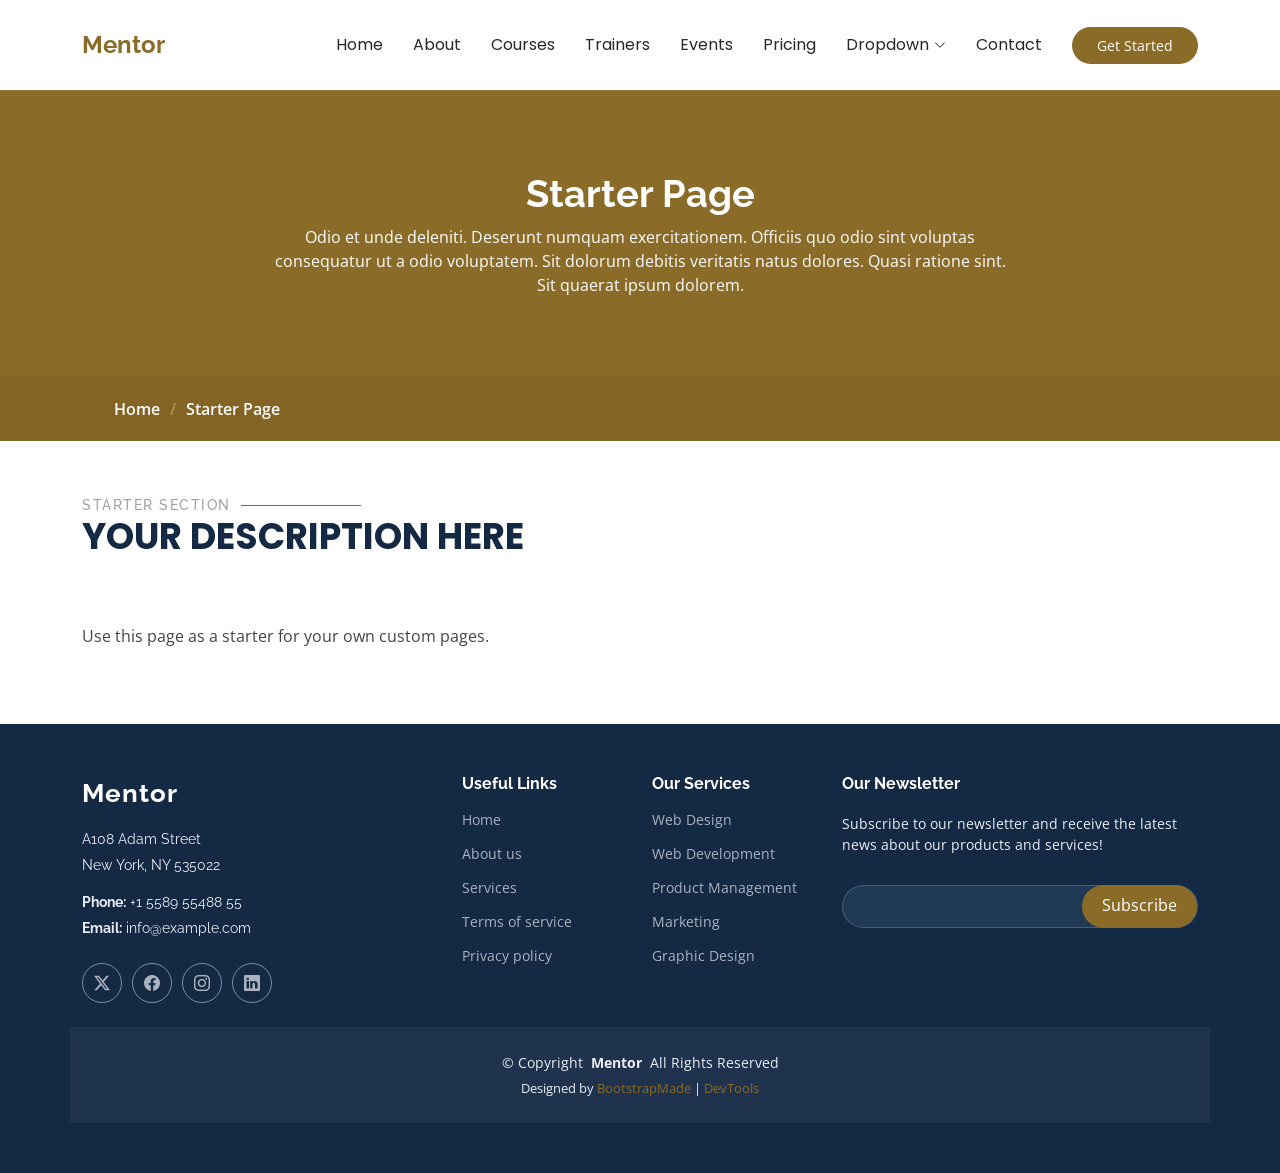
<file: starter-page.html>
<!DOCTYPE html>
<html lang="en">

<head>
  <meta charset="utf-8">
  <meta content="width=device-width, initial-scale=1.0" name="viewport">
  <title>Starter Page - Mentor Bootstrap Template</title>
  <meta name="description" content="">
  <meta name="keywords" content="">

  <!-- Favicons -->
  <link href="assets/img/favicon.png" rel="icon">
  <link href="assets/img/apple-touch-icon.png" rel="apple-touch-icon">

  <!-- Fonts -->
  <link href="https://fonts.googleapis.com" rel="preconnect">
  <link href="https://fonts.gstatic.com" rel="preconnect" crossorigin>
  <link href="https://fonts.googleapis.com/css2?family=Open+Sans:ital,wght@0,300;0,400;0,500;0,600;0,700;0,800;1,300;1,400;1,500;1,600;1,700;1,800&family=Poppins:ital,wght@0,100;0,200;0,300;0,400;0,500;0,600;0,700;0,800;0,900;1,100;1,200;1,300;1,400;1,500;1,600;1,700;1,800;1,900&family=Raleway:ital,wght@0,100;0,200;0,300;0,400;0,500;0,600;0,700;0,800;0,900;1,100;1,200;1,300;1,400;1,500;1,600;1,700;1,800;1,900&display=swap" rel="stylesheet">

  <!-- Vendor CSS Files -->
  <link href="assets/vendor/bootstrap/css/bootstrap.min.css" rel="stylesheet">
  <link href="assets/vendor/bootstrap-icons/bootstrap-icons.css" rel="stylesheet">
  <link href="assets/vendor/aos/aos.css" rel="stylesheet">
  <link href="assets/vendor/glightbox/css/glightbox.min.css" rel="stylesheet">
  <link href="assets/vendor/swiper/swiper-bundle.min.css" rel="stylesheet">

  <!-- Main CSS File -->
  <link href="assets/css/main.css" rel="stylesheet">

  <!-- =======================================================
  * Template Name: Mentor
  * Template URL: https://bootstrapmade.com/mentor-free-education-bootstrap-theme/
  * Updated: Jul 07 2025 with Bootstrap v5.3.7
  * Author: BootstrapMade.com
  * License: https://bootstrapmade.com/license/
  ======================================================== -->
</head>

<body class="starter-page-page">

  <header id="header" class="header d-flex align-items-center sticky-top">
    <div class="container-fluid container-xl position-relative d-flex align-items-center">

      <a href="index.html" class="logo d-flex align-items-center me-auto">
        <!-- Uncomment the line below if you also wish to use an image logo -->
        <!-- <img src="assets/img/logo.webp" alt=""> -->
        <h1 class="sitename">Mentor</h1>
      </a>

      <nav id="navmenu" class="navmenu">
        <ul>
          <li><a href="index.html">Home<br></a></li>
          <li><a href="about.html">About</a></li>
          <li><a href="courses.html">Courses</a></li>
          <li><a href="trainers.html">Trainers</a></li>
          <li><a href="events.html">Events</a></li>
          <li><a href="pricing.html">Pricing</a></li>
          <li class="dropdown"><a href="#"><span>Dropdown</span> <i class="bi bi-chevron-down toggle-dropdown"></i></a>
            <ul>
              <li><a href="#">Dropdown 1</a></li>
              <li class="dropdown"><a href="#"><span>Deep Dropdown</span> <i class="bi bi-chevron-down toggle-dropdown"></i></a>
                <ul>
                  <li><a href="#">Deep Dropdown 1</a></li>
                  <li><a href="#">Deep Dropdown 2</a></li>
                  <li><a href="#">Deep Dropdown 3</a></li>
                  <li><a href="#">Deep Dropdown 4</a></li>
                  <li><a href="#">Deep Dropdown 5</a></li>
                </ul>
              </li>
              <li><a href="#">Dropdown 2</a></li>
              <li><a href="#">Dropdown 3</a></li>
              <li><a href="#">Dropdown 4</a></li>
            </ul>
          </li>
          <li><a href="contact.html">Contact</a></li>
        </ul>
        <i class="mobile-nav-toggle d-xl-none bi bi-list"></i>
      </nav>

      <a class="btn-getstarted" href="courses.html">Get Started</a>

    </div>
  </header>

  <main class="main">

    <!-- Page Title -->
    <div class="page-title" data-aos="fade">
      <div class="heading">
        <div class="container">
          <div class="row d-flex justify-content-center text-center">
            <div class="col-lg-8">
              <h1>Starter Page</h1>
              <p class="mb-0">Odio et unde deleniti. Deserunt numquam exercitationem. Officiis quo odio sint voluptas consequatur ut a odio voluptatem. Sit dolorum debitis veritatis natus dolores. Quasi ratione sint. Sit quaerat ipsum dolorem.</p>
            </div>
          </div>
        </div>
      </div>
      <nav class="breadcrumbs">
        <div class="container">
          <ol>
            <li><a href="index.html">Home</a></li>
            <li class="current">Starter Page</li>
          </ol>
        </div>
      </nav>
    </div><!-- End Page Title -->

    <!-- Starter Section Section -->
    <section id="starter-section" class="starter-section section">

      <!-- Section Title -->
      <div class="container section-title" data-aos="fade-up">
        <h2>Starter Section</h2>
        <p>Your Description Here<br></p>
      </div><!-- End Section Title -->

      <div class="container" data-aos="fade-up">
        <p>Use this page as a starter for your own custom pages.</p>
      </div>

    </section><!-- /Starter Section Section -->

  </main>

  <footer id="footer" class="footer position-relative light-background">

    <div class="container footer-top">
      <div class="row gy-4">
        <div class="col-lg-4 col-md-6 footer-about">
          <a href="index.html" class="logo d-flex align-items-center">
            <span class="sitename">Mentor</span>
          </a>
          <div class="footer-contact pt-3">
            <p>A108 Adam Street</p>
            <p>New York, NY 535022</p>
            <p class="mt-3"><strong>Phone:</strong> <span>+1 5589 55488 55</span></p>
            <p><strong>Email:</strong> <span>info@example.com</span></p>
          </div>
          <div class="social-links d-flex mt-4">
            <a href=""><i class="bi bi-twitter-x"></i></a>
            <a href=""><i class="bi bi-facebook"></i></a>
            <a href=""><i class="bi bi-instagram"></i></a>
            <a href=""><i class="bi bi-linkedin"></i></a>
          </div>
        </div>

        <div class="col-lg-2 col-md-3 footer-links">
          <h4>Useful Links</h4>
          <ul>
            <li><a href="#">Home</a></li>
            <li><a href="#">About us</a></li>
            <li><a href="#">Services</a></li>
            <li><a href="#">Terms of service</a></li>
            <li><a href="#">Privacy policy</a></li>
          </ul>
        </div>

        <div class="col-lg-2 col-md-3 footer-links">
          <h4>Our Services</h4>
          <ul>
            <li><a href="#">Web Design</a></li>
            <li><a href="#">Web Development</a></li>
            <li><a href="#">Product Management</a></li>
            <li><a href="#">Marketing</a></li>
            <li><a href="#">Graphic Design</a></li>
          </ul>
        </div>

        <div class="col-lg-4 col-md-12 footer-newsletter">
          <h4>Our Newsletter</h4>
          <p>Subscribe to our newsletter and receive the latest news about our products and services!</p>
          <form action="#" method="post" class="email-form">
            <div class="newsletter-form"><input type="email" name="email"><input type="submit" value="Subscribe"></div>
            <div class="loading">Loading</div>
            <div class="error-message"></div>
            <div class="sent-message">Your subscription request has been sent. Thank you!</div>
          </form>
        </div>

      </div>
    </div>

    <div class="container copyright text-center mt-4">
      <p>© <span>Copyright</span> <strong class="px-1 sitename">Mentor</strong> <span>All Rights Reserved</span></p>
      <div class="credits">
        <!-- All the links in the footer should remain intact. -->
        <!-- You can delete the links only if you've purchased the pro version. -->
        <!-- Licensing information: https://bootstrapmade.com/license/ -->
        Designed by <a href="https://bootstrapmade.com/">BootstrapMade</a> | <a href="https://bootstrapmade.com/tools/">DevTools</a>
      </div>
    </div>

  </footer>

  <!-- Scroll Top -->
  <a href="#" id="scroll-top" class="scroll-top d-flex align-items-center justify-content-center"><i class="bi bi-arrow-up-short"></i></a>

  <!-- Preloader -->
  <div id="preloader"></div>

  <!-- Vendor JS Files -->
  <script src="assets/vendor/bootstrap/js/bootstrap.bundle.min.js"></script>
  <script src="assets/vendor/aos/aos.js"></script>
  <script src="assets/vendor/glightbox/js/glightbox.min.js"></script>
  <script src="assets/vendor/purecounter/purecounter_vanilla.js"></script>
  <script src="assets/vendor/swiper/swiper-bundle.min.js"></script>

  <!-- Main JS File -->
  <script src="assets/js/main.js"></script>

</body>

</html>
</file>
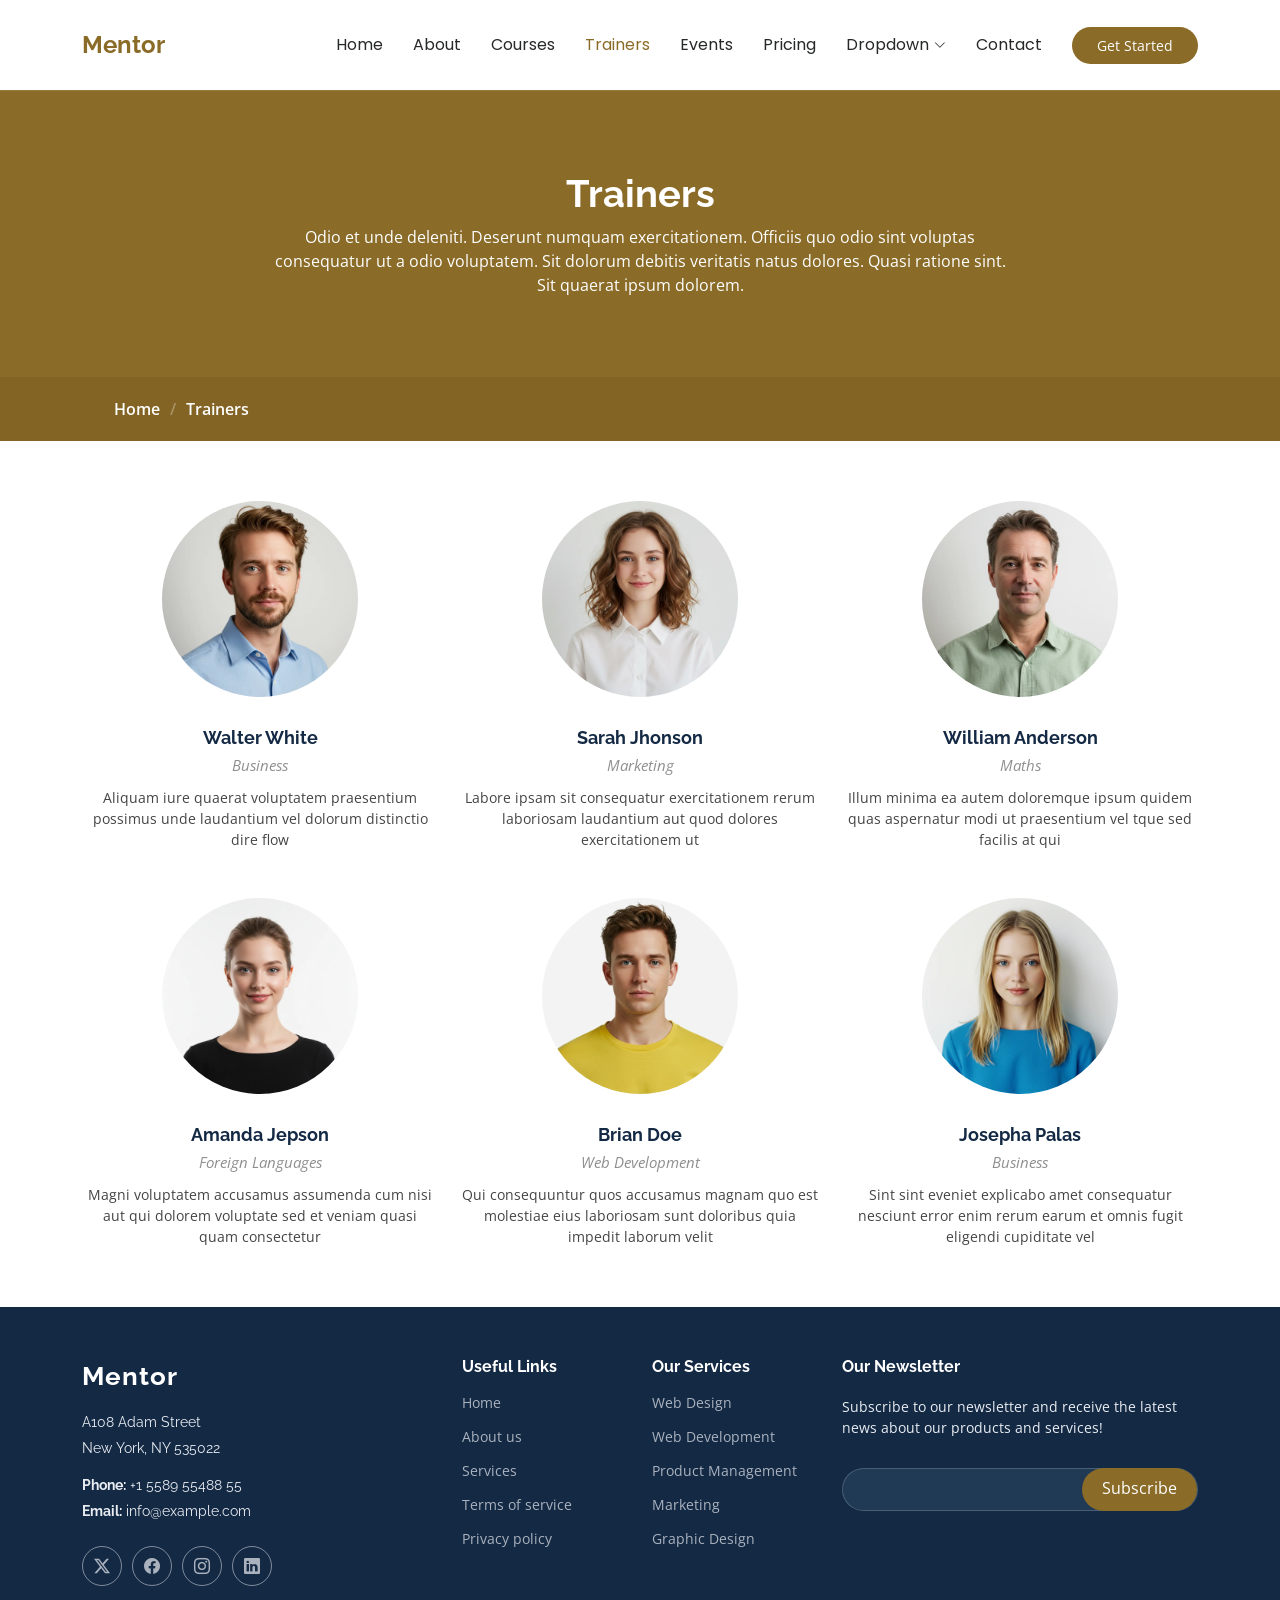
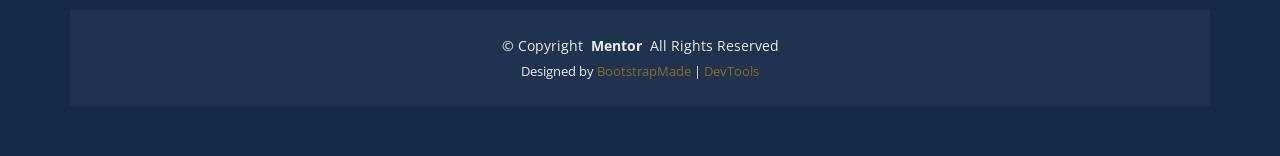
<file: trainers.html>
<!DOCTYPE html>
<html lang="en">

<head>
  <meta charset="utf-8">
  <meta content="width=device-width, initial-scale=1.0" name="viewport">
  <title>Trainers - Mentor Bootstrap Template</title>
  <meta name="description" content="">
  <meta name="keywords" content="">

  <!-- Favicons -->
  <link href="assets/img/favicon.png" rel="icon">
  <link href="assets/img/apple-touch-icon.png" rel="apple-touch-icon">

  <!-- Fonts -->
  <link href="https://fonts.googleapis.com" rel="preconnect">
  <link href="https://fonts.gstatic.com" rel="preconnect" crossorigin>
  <link href="https://fonts.googleapis.com/css2?family=Open+Sans:ital,wght@0,300;0,400;0,500;0,600;0,700;0,800;1,300;1,400;1,500;1,600;1,700;1,800&family=Poppins:ital,wght@0,100;0,200;0,300;0,400;0,500;0,600;0,700;0,800;0,900;1,100;1,200;1,300;1,400;1,500;1,600;1,700;1,800;1,900&family=Raleway:ital,wght@0,100;0,200;0,300;0,400;0,500;0,600;0,700;0,800;0,900;1,100;1,200;1,300;1,400;1,500;1,600;1,700;1,800;1,900&display=swap" rel="stylesheet">

  <!-- Vendor CSS Files -->
  <link href="assets/vendor/bootstrap/css/bootstrap.min.css" rel="stylesheet">
  <link href="assets/vendor/bootstrap-icons/bootstrap-icons.css" rel="stylesheet">
  <link href="assets/vendor/aos/aos.css" rel="stylesheet">
  <link href="assets/vendor/glightbox/css/glightbox.min.css" rel="stylesheet">
  <link href="assets/vendor/swiper/swiper-bundle.min.css" rel="stylesheet">

  <!-- Main CSS File -->
  <link href="assets/css/main.css" rel="stylesheet">

  <!-- =======================================================
  * Template Name: Mentor
  * Template URL: https://bootstrapmade.com/mentor-free-education-bootstrap-theme/
  * Updated: Jul 07 2025 with Bootstrap v5.3.7
  * Author: BootstrapMade.com
  * License: https://bootstrapmade.com/license/
  ======================================================== -->
</head>

<body class="trainers-page">

  <header id="header" class="header d-flex align-items-center sticky-top">
    <div class="container-fluid container-xl position-relative d-flex align-items-center">

      <a href="index.html" class="logo d-flex align-items-center me-auto">
        <!-- Uncomment the line below if you also wish to use an image logo -->
        <!-- <img src="assets/img/logo.webp" alt=""> -->
        <h1 class="sitename">Mentor</h1>
      </a>

      <nav id="navmenu" class="navmenu">
        <ul>
          <li><a href="index.html">Home<br></a></li>
          <li><a href="about.html">About</a></li>
          <li><a href="courses.html">Courses</a></li>
          <li><a href="trainers.html" class="active">Trainers</a></li>
          <li><a href="events.html">Events</a></li>
          <li><a href="pricing.html">Pricing</a></li>
          <li class="dropdown"><a href="#"><span>Dropdown</span> <i class="bi bi-chevron-down toggle-dropdown"></i></a>
            <ul>
              <li><a href="#">Dropdown 1</a></li>
              <li class="dropdown"><a href="#"><span>Deep Dropdown</span> <i class="bi bi-chevron-down toggle-dropdown"></i></a>
                <ul>
                  <li><a href="#">Deep Dropdown 1</a></li>
                  <li><a href="#">Deep Dropdown 2</a></li>
                  <li><a href="#">Deep Dropdown 3</a></li>
                  <li><a href="#">Deep Dropdown 4</a></li>
                  <li><a href="#">Deep Dropdown 5</a></li>
                </ul>
              </li>
              <li><a href="#">Dropdown 2</a></li>
              <li><a href="#">Dropdown 3</a></li>
              <li><a href="#">Dropdown 4</a></li>
            </ul>
          </li>
          <li><a href="contact.html">Contact</a></li>
        </ul>
        <i class="mobile-nav-toggle d-xl-none bi bi-list"></i>
      </nav>

      <a class="btn-getstarted" href="courses.html">Get Started</a>

    </div>
  </header>

  <main class="main">

    <!-- Page Title -->
    <div class="page-title" data-aos="fade">
      <div class="heading">
        <div class="container">
          <div class="row d-flex justify-content-center text-center">
            <div class="col-lg-8">
              <h1>Trainers</h1>
              <p class="mb-0">Odio et unde deleniti. Deserunt numquam exercitationem. Officiis quo odio sint voluptas consequatur ut a odio voluptatem. Sit dolorum debitis veritatis natus dolores. Quasi ratione sint. Sit quaerat ipsum dolorem.</p>
            </div>
          </div>
        </div>
      </div>
      <nav class="breadcrumbs">
        <div class="container">
          <ol>
            <li><a href="index.html">Home</a></li>
            <li class="current">Trainers</li>
          </ol>
        </div>
      </nav>
    </div><!-- End Page Title -->

    <!-- Trainers Section -->
    <section id="trainers" class="section trainers">

      <div class="container">

        <div class="row gy-5">

          <div class="col-lg-4 col-md-6 member" data-aos="fade-up" data-aos-delay="100">
            <div class="member-img">
              <img src="assets/img/person/person-m-7.webp" class="img-fluid" alt="">
              <div class="social">
                <a href="#"><i class="bi bi-twitter-x"></i></a>
                <a href="#"><i class="bi bi-facebook"></i></a>
                <a href="#"><i class="bi bi-instagram"></i></a>
                <a href="#"><i class="bi bi-linkedin"></i></a>
              </div>
            </div>
            <div class="member-info text-center">
              <h4>Walter White</h4>
              <span>Business</span>
              <p>Aliquam iure quaerat voluptatem praesentium possimus unde laudantium vel dolorum distinctio dire flow</p>
            </div>
          </div><!-- End Team Member -->

          <div class="col-lg-4 col-md-6 member" data-aos="fade-up" data-aos-delay="200">
            <div class="member-img">
              <img src="assets/img/person/person-f-8.webp" class="img-fluid" alt="">
              <div class="social">
                <a href="#"><i class="bi bi-twitter-x"></i></a>
                <a href="#"><i class="bi bi-facebook"></i></a>
                <a href="#"><i class="bi bi-instagram"></i></a>
                <a href="#"><i class="bi bi-linkedin"></i></a>
              </div>
            </div>
            <div class="member-info text-center">
              <h4>Sarah Jhonson</h4>
              <span>Marketing</span>
              <p>Labore ipsam sit consequatur exercitationem rerum laboriosam laudantium aut quod dolores exercitationem ut</p>
            </div>
          </div><!-- End Team Member -->

          <div class="col-lg-4 col-md-6 member" data-aos="fade-up" data-aos-delay="300">
            <div class="member-img">
              <img src="assets/img/person/person-m-6.webp" class="img-fluid" alt="">
              <div class="social">
                <a href="#"><i class="bi bi-twitter-x"></i></a>
                <a href="#"><i class="bi bi-facebook"></i></a>
                <a href="#"><i class="bi bi-instagram"></i></a>
                <a href="#"><i class="bi bi-linkedin"></i></a>
              </div>
            </div>
            <div class="member-info text-center">
              <h4>William Anderson</h4>
              <span>Maths</span>
              <p>Illum minima ea autem doloremque ipsum quidem quas aspernatur modi ut praesentium vel tque sed facilis at qui</p>
            </div>
          </div><!-- End Team Member -->

          <div class="col-lg-4 col-md-6 member" data-aos="fade-up" data-aos-delay="400">
            <div class="member-img">
              <img src="assets/img/person/person-f-4.webp" class="img-fluid" alt="">
              <div class="social">
                <a href="#"><i class="bi bi-twitter-x"></i></a>
                <a href="#"><i class="bi bi-facebook"></i></a>
                <a href="#"><i class="bi bi-instagram"></i></a>
                <a href="#"><i class="bi bi-linkedin"></i></a>
              </div>
            </div>
            <div class="member-info text-center">
              <h4>Amanda Jepson</h4>
              <span>Foreign Languages</span>
              <p>Magni voluptatem accusamus assumenda cum nisi aut qui dolorem voluptate sed et veniam quasi quam consectetur</p>
            </div>
          </div><!-- End Team Member -->

          <div class="col-lg-4 col-md-6 member" data-aos="fade-up" data-aos-delay="500">
            <div class="member-img">
              <img src="assets/img/person/person-m-12.webp" class="img-fluid" alt="">
              <div class="social">
                <a href="#"><i class="bi bi-twitter-x"></i></a>
                <a href="#"><i class="bi bi-facebook"></i></a>
                <a href="#"><i class="bi bi-instagram"></i></a>
                <a href="#"><i class="bi bi-linkedin"></i></a>
              </div>
            </div>
            <div class="member-info text-center">
              <h4>Brian Doe</h4>
              <span>Web Development<br></span>
              <p>Qui consequuntur quos accusamus magnam quo est molestiae eius laboriosam sunt doloribus quia impedit laborum velit</p>
            </div>
          </div><!-- End Team Member -->

          <div class="col-lg-4 col-md-6 member" data-aos="fade-up" data-aos-delay="600">
            <div class="member-img">
              <img src="assets/img/person/person-f-9.webp" class="img-fluid" alt="">
              <div class="social">
                <a href="#"><i class="bi bi-twitter-x"></i></a>
                <a href="#"><i class="bi bi-facebook"></i></a>
                <a href="#"><i class="bi bi-instagram"></i></a>
                <a href="#"><i class="bi bi-linkedin"></i></a>
              </div>
            </div>
            <div class="member-info text-center">
              <h4>Josepha Palas</h4>
              <span>Business</span>
              <p>Sint sint eveniet explicabo amet consequatur nesciunt error enim rerum earum et omnis fugit eligendi cupiditate vel</p>
            </div>
          </div><!-- End Team Member -->

        </div>

      </div>

    </section><!-- /Trainers Section -->

  </main>

  <footer id="footer" class="footer position-relative light-background">

    <div class="container footer-top">
      <div class="row gy-4">
        <div class="col-lg-4 col-md-6 footer-about">
          <a href="index.html" class="logo d-flex align-items-center">
            <span class="sitename">Mentor</span>
          </a>
          <div class="footer-contact pt-3">
            <p>A108 Adam Street</p>
            <p>New York, NY 535022</p>
            <p class="mt-3"><strong>Phone:</strong> <span>+1 5589 55488 55</span></p>
            <p><strong>Email:</strong> <span>info@example.com</span></p>
          </div>
          <div class="social-links d-flex mt-4">
            <a href=""><i class="bi bi-twitter-x"></i></a>
            <a href=""><i class="bi bi-facebook"></i></a>
            <a href=""><i class="bi bi-instagram"></i></a>
            <a href=""><i class="bi bi-linkedin"></i></a>
          </div>
        </div>

        <div class="col-lg-2 col-md-3 footer-links">
          <h4>Useful Links</h4>
          <ul>
            <li><a href="#">Home</a></li>
            <li><a href="#">About us</a></li>
            <li><a href="#">Services</a></li>
            <li><a href="#">Terms of service</a></li>
            <li><a href="#">Privacy policy</a></li>
          </ul>
        </div>

        <div class="col-lg-2 col-md-3 footer-links">
          <h4>Our Services</h4>
          <ul>
            <li><a href="#">Web Design</a></li>
            <li><a href="#">Web Development</a></li>
            <li><a href="#">Product Management</a></li>
            <li><a href="#">Marketing</a></li>
            <li><a href="#">Graphic Design</a></li>
          </ul>
        </div>

        <div class="col-lg-4 col-md-12 footer-newsletter">
          <h4>Our Newsletter</h4>
          <p>Subscribe to our newsletter and receive the latest news about our products and services!</p>
          <form action="#" method="post" class="email-form">
            <div class="newsletter-form"><input type="email" name="email"><input type="submit" value="Subscribe"></div>
            <div class="loading">Loading</div>
            <div class="error-message"></div>
            <div class="sent-message">Your subscription request has been sent. Thank you!</div>
          </form>
        </div>

      </div>
    </div>

    <div class="container copyright text-center mt-4">
      <p>© <span>Copyright</span> <strong class="px-1 sitename">Mentor</strong> <span>All Rights Reserved</span></p>
      <div class="credits">
        <!-- All the links in the footer should remain intact. -->
        <!-- You can delete the links only if you've purchased the pro version. -->
        <!-- Licensing information: https://bootstrapmade.com/license/ -->
        Designed by <a href="https://bootstrapmade.com/">BootstrapMade</a> | <a href="https://bootstrapmade.com/tools/">DevTools</a>
      </div>
    </div>

  </footer>

  <!-- Scroll Top -->
  <a href="#" id="scroll-top" class="scroll-top d-flex align-items-center justify-content-center"><i class="bi bi-arrow-up-short"></i></a>

  <!-- Preloader -->
  <div id="preloader"></div>

  <!-- Vendor JS Files -->
  <script src="assets/vendor/bootstrap/js/bootstrap.bundle.min.js"></script>
  <script src="assets/vendor/aos/aos.js"></script>
  <script src="assets/vendor/glightbox/js/glightbox.min.js"></script>
  <script src="assets/vendor/purecounter/purecounter_vanilla.js"></script>
  <script src="assets/vendor/swiper/swiper-bundle.min.js"></script>

  <!-- Main JS File -->
  <script src="assets/js/main.js"></script>

</body>

</html>
</file>
<file: assets/css/main.css>
/**
* Template Name: Mentor
* Template URL: https://bootstrapmade.com/mentor-free-education-bootstrap-theme/
* Updated: Jul 07 2025 with Bootstrap v5.3.7
* Author: BootstrapMade.com
* License: https://bootstrapmade.com/license/
*/

/*--------------------------------------------------------------
# Font & Color Variables
# Help: https://bootstrapmade.com/color-system/
--------------------------------------------------------------*/
/* Fonts */
:root {
  --default-font: "Open Sans",  system-ui, -apple-system, "Segoe UI", Roboto, "Helvetica Neue", Arial, "Noto Sans", "Liberation Sans", sans-serif, "Apple Color Emoji", "Segoe UI Emoji", "Segoe UI Symbol", "Noto Color Emoji";
  --heading-font: "Raleway",  sans-serif;
  --nav-font: "Poppins",  sans-serif;
}

/* Global Colors - The following color variables are used throughout the website. Updating them here will change the color scheme of the entire website */
:root { 
  --brand-navy: #142944;
  --brand-gold: #8a6b27;
  --brand-gold-bright: #d7b85c;
  --background-color: #ffffff; /* Background color for the entire website, including individual sections */
  --default-color: #444444; /* Default color used for the majority of the text content across the entire website */
  --heading-color: var(--brand-navy);
  --accent-color: var(--brand-gold);
  --surface-color: #ffffff; /* The surface color is used as a background of boxed elements within sections, such as cards, icon boxes, or other elements that require a visual separation from the global background. */
  --contrast-color: #ffffff; /* Contrast color for text, ensuring readability against backgrounds of accent, heading, or default colors. */
}

/* Nav Menu Colors - The following color variables are used specifically for the navigation menu. They are separate from the global colors to allow for more customization options */
:root {
  --nav-color: #272828;  /* The default color of the main navmenu links */
  --nav-hover-color: var(--brand-gold);
  --nav-mobile-background-color: #ffffff; /* Used as the background color for mobile navigation menu */
  --nav-dropdown-background-color: #ffffff; /* Used as the background color for dropdown items that appear when hovering over primary navigation items */
  --nav-dropdown-color: #272828; /* Used for navigation links of the dropdown items in the navigation menu. */
  --nav-dropdown-hover-color: var(--brand-gold);
}

/* Color Presets - These classes override global colors when applied to any section or element, providing reuse of the sam color scheme. */

.light-background {
  --background-color: #f2f5f8;
  --surface-color: #ffffff;
}

.dark-background {
  --background-color: var(--brand-navy);
  --default-color: #ffffff;
  --heading-color: #ffffff;
  --surface-color: #203954;
  --contrast-color: #ffffff;
}

/* Smooth scroll */
:root {
  scroll-behavior: smooth;
}

/*--------------------------------------------------------------
# General Styling & Shared Classes
--------------------------------------------------------------*/
body {
  color: var(--default-color);
  background-color: var(--background-color);
  font-family: var(--default-font);
}

a {
  color: var(--accent-color);
  text-decoration: none;
  transition: 0.3s;
}

a:hover {
  color: color-mix(in srgb, var(--accent-color), transparent 25%);
  text-decoration: none;
}

h1,
h2,
h3,
h4,
h5,
h6 {
  color: var(--heading-color);
  font-family: var(--heading-font);
}

/* Email Form Messages
------------------------------*/
.email-form .error-message {
  display: none;
  background: #df1529;
  color: #ffffff;
  text-align: left;
  padding: 15px;
  margin-bottom: 24px;
  font-weight: 600;
}

.email-form .sent-message {
  display: none;
  color: #ffffff;
  background: #059652;
  text-align: center;
  padding: 15px;
  margin-bottom: 24px;
  font-weight: 600;
}

.email-form .loading {
  display: none;
  background: var(--surface-color);
  text-align: center;
  padding: 15px;
  margin-bottom: 24px;
}

.email-form .loading:before {
  content: "";
  display: inline-block;
  border-radius: 50%;
  width: 24px;
  height: 24px;
  margin: 0 10px -6px 0;
  border: 3px solid var(--accent-color);
  border-top-color: var(--surface-color);
  animation: email-form-loading 1s linear infinite;
}

@keyframes email-form-loading {
  0% {
    transform: rotate(0deg);
  }

  100% {
    transform: rotate(360deg);
  }
}

/* Pulsating Play Button
------------------------------*/
.pulsating-play-btn {
  width: 94px;
  height: 94px;
  background: radial-gradient(var(--accent-color) 50%, color-mix(in srgb, var(--accent-color), transparent 75%) 52%);
  border-radius: 50%;
  display: block;
  position: relative;
  overflow: hidden;
}

.pulsating-play-btn:before {
  content: "";
  position: absolute;
  width: 120px;
  height: 120px;
  animation-delay: 0s;
  animation: pulsate-play-btn 2s;
  animation-direction: forwards;
  animation-iteration-count: infinite;
  animation-timing-function: steps;
  opacity: 1;
  border-radius: 50%;
  border: 5px solid color-mix(in srgb, var(--accent-color), transparent 30%);
  top: -15%;
  left: -15%;
  background: rgba(198, 16, 0, 0);
}

.pulsating-play-btn:after {
  content: "";
  position: absolute;
  left: 50%;
  top: 50%;
  transform: translateX(-40%) translateY(-50%);
  width: 0;
  height: 0;
  border-top: 10px solid transparent;
  border-bottom: 10px solid transparent;
  border-left: 15px solid #fff;
  z-index: 100;
  transition: all 400ms cubic-bezier(0.55, 0.055, 0.675, 0.19);
}

.pulsating-play-btn:hover:before {
  content: "";
  position: absolute;
  left: 50%;
  top: 50%;
  transform: translateX(-40%) translateY(-50%);
  width: 0;
  height: 0;
  border: none;
  border-top: 10px solid transparent;
  border-bottom: 10px solid transparent;
  border-left: 15px solid #fff;
  z-index: 200;
  animation: none;
  border-radius: 0;
}

.pulsating-play-btn:hover:after {
  border-left: 15px solid var(--accent-color);
  transform: scale(20);
}

@keyframes pulsate-play-btn {
  0% {
    transform: scale(0.6, 0.6);
    opacity: 1;
  }

  100% {
    transform: scale(1, 1);
    opacity: 0;
  }
}

/*--------------------------------------------------------------
# Global Header
--------------------------------------------------------------*/
.header {
  color: var(--default-color);
  background-color: var(--background-color);
  padding: 15px 0;
  transition: all 0.5s;
  z-index: 997;
}

.header .logo {
  line-height: 1;
}

.header .logo img {
  max-height: 36px;
  margin-right: 8px;
}

.header .logo h1 {
  font-weight: 700;
  font-size: 24px;
  margin: 0;
  letter-spacing: 0;
  color: var(--accent-color);
}

.testimonial-item .milestone-date {
  color: var(--accent-color);
  font-weight: 700;
}

.header .btn-getstarted,
.header .btn-getstarted:focus {
  color: var(--contrast-color);
  background: var(--accent-color);
  font-size: 14px;
  padding: 8px 25px;
  margin: 0 0 0 30px;
  border-radius: 50px;
  transition: 0.3s;
}

.header .btn-getstarted:hover,
.header .btn-getstarted:focus:hover {
  color: var(--contrast-color);
  background: color-mix(in srgb, var(--accent-color), transparent 15%);
}

@media (max-width: 1200px) {
  .header .logo {
    order: 1;
  }

  .header .btn-getstarted {
    order: 2;
    margin: 0 15px 0 0;
    padding: 6px 15px;
  }

  .header .navmenu {
    order: 3;
  }
}

.scrolled .header {
  box-shadow: 0px 0 18px rgba(0, 0, 0, 0.1);
}

/*--------------------------------------------------------------
# Navigation Menu
--------------------------------------------------------------*/
/* Navmenu - Desktop */
@media (min-width: 1200px) {
  .navmenu {
    padding: 0;
  }

  .navmenu ul {
    margin: 0;
    padding: 0;
    display: flex;
    list-style: none;
    align-items: center;
  }

  .navmenu li {
    position: relative;
  }

  .navmenu a,
  .navmenu a:focus {
    color: var(--nav-color);
    padding: 18px 15px;
    font-size: 16px;
    font-family: var(--nav-font);
    font-weight: 400;
    display: flex;
    align-items: center;
    justify-content: space-between;
    white-space: nowrap;
    transition: 0.3s;
  }

  .navmenu a i,
  .navmenu a:focus i {
    font-size: 12px;
    line-height: 0;
    margin-left: 5px;
    transition: 0.3s;
  }

  .navmenu li:last-child a {
    padding-right: 0;
  }

  .navmenu li:hover>a,
  .navmenu .active,
  .navmenu .active:focus {
    color: var(--nav-hover-color);
  }

  .navmenu .dropdown ul {
    margin: 0;
    padding: 10px 0;
    background: var(--nav-dropdown-background-color);
    display: block;
    position: absolute;
    visibility: hidden;
    left: 14px;
    top: 130%;
    opacity: 0;
    transition: 0.3s;
    border-radius: 4px;
    z-index: 99;
    box-shadow: 0px 0px 30px rgba(0, 0, 0, 0.1);
  }

  .navmenu .dropdown ul li {
    min-width: 200px;
  }

  .navmenu .dropdown ul a {
    padding: 10px 20px;
    font-size: 15px;
    text-transform: none;
    color: var(--nav-dropdown-color);
  }

  .navmenu .dropdown ul a i {
    font-size: 12px;
  }

  .navmenu .dropdown ul a:hover,
  .navmenu .dropdown ul .active:hover,
  .navmenu .dropdown ul li:hover>a {
    color: var(--nav-dropdown-hover-color);
  }

  .navmenu .dropdown:hover>ul {
    opacity: 1;
    top: 100%;
    visibility: visible;
  }

  .navmenu .dropdown .dropdown ul {
    top: 0;
    left: -90%;
    visibility: hidden;
  }

  .navmenu .dropdown .dropdown:hover>ul {
    opacity: 1;
    top: 0;
    left: -100%;
    visibility: visible;
  }
}

/* Navmenu - Mobile */
@media (max-width: 1199px) {
  .mobile-nav-toggle {
    color: var(--nav-color);
    font-size: 28px;
    line-height: 0;
    margin-right: 10px;
    cursor: pointer;
    transition: color 0.3s;
  }

  .navmenu {
    padding: 0;
    z-index: 9997;
  }

  .navmenu ul {
    display: none;
    list-style: none;
    position: absolute;
    inset: 60px 20px 20px 20px;
    padding: 10px 0;
    margin: 0;
    border-radius: 6px;
    background-color: var(--nav-mobile-background-color);
    border: 1px solid color-mix(in srgb, var(--default-color), transparent 90%);
    box-shadow: none;
    overflow-y: auto;
    transition: 0.3s;
    z-index: 9998;
  }

  .navmenu a,
  .navmenu a:focus {
    color: var(--nav-dropdown-color);
    padding: 10px 20px;
    font-family: var(--nav-font);
    font-size: 17px;
    font-weight: 500;
    display: flex;
    align-items: center;
    justify-content: space-between;
    white-space: nowrap;
    transition: 0.3s;
  }

  .navmenu a i,
  .navmenu a:focus i {
    font-size: 12px;
    line-height: 0;
    margin-left: 5px;
    width: 30px;
    height: 30px;
    display: flex;
    align-items: center;
    justify-content: center;
    border-radius: 50%;
    transition: 0.3s;
    background-color: color-mix(in srgb, var(--accent-color), transparent 90%);
  }

  .navmenu a i:hover,
  .navmenu a:focus i:hover {
    background-color: var(--accent-color);
    color: var(--contrast-color);
  }

  .navmenu a:hover,
  .navmenu .active,
  .navmenu .active:focus {
    color: var(--nav-dropdown-hover-color);
  }

  .navmenu .active i,
  .navmenu .active:focus i {
    background-color: var(--accent-color);
    color: var(--contrast-color);
    transform: rotate(180deg);
  }

  .navmenu .dropdown ul {
    position: static;
    display: none;
    z-index: 99;
    padding: 10px 0;
    margin: 10px 20px;
    background-color: var(--nav-dropdown-background-color);
    transition: all 0.5s ease-in-out;
  }

  .navmenu .dropdown ul ul {
    background-color: rgba(33, 37, 41, 0.1);
  }

  .navmenu .dropdown>.dropdown-active {
    display: block;
    background-color: rgba(33, 37, 41, 0.03);
  }

  .mobile-nav-active {
    overflow: hidden;
  }

  .mobile-nav-active .mobile-nav-toggle {
    color: #fff;
    position: absolute;
    font-size: 32px;
    top: 15px;
    right: 15px;
    margin-right: 0;
    z-index: 9999;
  }

  .mobile-nav-active .navmenu {
    position: fixed;
    overflow: hidden;
    inset: 0;
    background: rgba(33, 37, 41, 0.8);
    transition: 0.3s;
  }

  .mobile-nav-active .navmenu>ul {
    display: block;
  }
}

/*--------------------------------------------------------------
# Global Footer
--------------------------------------------------------------*/
.footer {
  --background-color: var(--brand-navy);
  --default-color: #e9edf2;
  --heading-color: #ffffff;
  --surface-color: #203954;
  --contrast-color: #ffffff;
  color: var(--default-color);
  background-color: var(--brand-navy);
  font-size: 14px;
  padding-bottom: 50px;
  position: relative;
}

.footer .footer-top {
  padding-top: 50px;
}

.footer .footer-about .logo {
  margin-bottom: 0;
}

.footer .footer-about .logo img {
  max-height: 40px;
  margin-right: 6px;
}

.footer .footer-about .logo span {
  font-size: 26px;
  font-weight: 700;
  letter-spacing: 1px;
  font-family: var(--heading-font);
  color: #ffffff;
}

.footer .footer-about p {
  font-size: 14px;
  font-family: var(--heading-font);
}

.footer .social-links a {
  display: flex;
  align-items: center;
  justify-content: center;
  width: 40px;
  height: 40px;
  border-radius: 50%;
  border: 1px solid color-mix(in srgb, var(--default-color), transparent 50%);
  font-size: 16px;
  color: color-mix(in srgb, var(--default-color), transparent 30%);
  margin-right: 10px;
  transition: 0.3s;
}

.footer .social-links a:hover {
  color: var(--brand-gold-bright);
  border-color: var(--brand-gold-bright);
}

.footer h4 {
  font-size: 16px;
  font-weight: bold;
  position: relative;
  padding-bottom: 12px;
  color: #ffffff;
}

.footer .footer-links {
  margin-bottom: 30px;
}

.footer .footer-links ul {
  list-style: none;
  padding: 0;
  margin: 0;
}

.footer .footer-links ul i {
  padding-right: 2px;
  font-size: 12px;
  line-height: 0;
}

.footer .footer-links ul li {
  padding: 10px 0;
  display: flex;
  align-items: center;
}

.footer .footer-links ul li:first-child {
  padding-top: 0;
}

.footer .footer-links ul a {
  color: color-mix(in srgb, var(--default-color), transparent 30%);
  display: inline-block;
  line-height: 1;
}

.footer .footer-links ul a:hover {
  color: var(--brand-gold-bright);
}

.footer .footer-contact p {
  margin-bottom: 5px;
}

.footer .footer-newsletter .newsletter-form {
  margin-top: 30px;
  margin-bottom: 15px;
  padding: 6px 8px;
  position: relative;
  border-radius: 50px;
  border: 1px solid color-mix(in srgb, var(--default-color), transparent 80%);
  display: flex;
  background-color: var(--surface-color);
  transition: 0.3s;
}

.footer .footer-newsletter .newsletter-form:focus-within {
  border-color: var(--accent-color);
}

.footer .footer-newsletter .newsletter-form input[type=email] {
  border: 0;
  padding: 4px 8px;
  width: 100%;
  background-color: var(--surface-color);
  color: var(--default-color);
}

.footer .footer-newsletter .newsletter-form input[type=email]:focus-visible {
  outline: none;
}

.footer .footer-newsletter .newsletter-form input[type=submit] {
  border: 0;
  font-size: 16px;
  padding: 0 20px 2px 20px;
  margin: -7px -8px -7px 0;
  background: var(--accent-color);
  color: var(--contrast-color);
  transition: 0.3s;
  border-radius: 50px;
}

.footer .footer-newsletter .newsletter-form input[type=submit]:hover {
  background: color-mix(in srgb, var(--accent-color), transparent 20%);
}

.footer .copyright {
  padding-top: 25px;
  padding-bottom: 25px;
  background-color: color-mix(in srgb, var(--default-color), transparent 95%);
}

.footer .copyright p {
  margin-bottom: 0;
}

.footer .credits {
  margin-top: 6px;
  font-size: 13px;
}

/*--------------------------------------------------------------
# Preloader
--------------------------------------------------------------*/
#preloader {
  position: fixed;
  inset: 0;
  z-index: 999999;
  overflow: hidden;
  background: var(--background-color);
  transition: all 0.6s ease-out;
}

#preloader:before {
  content: "";
  position: fixed;
  top: calc(50% - 30px);
  left: calc(50% - 30px);
  border: 6px solid #ffffff;
  border-color: var(--accent-color) transparent var(--accent-color) transparent;
  border-radius: 50%;
  width: 60px;
  height: 60px;
  animation: animate-preloader 1.5s linear infinite;
}

@keyframes animate-preloader {
  0% {
    transform: rotate(0deg);
  }

  100% {
    transform: rotate(360deg);
  }
}

/*--------------------------------------------------------------
# Scroll Top Button
--------------------------------------------------------------*/
.scroll-top {
  position: fixed;
  visibility: hidden;
  opacity: 0;
  right: 15px;
  bottom: -15px;
  z-index: 99999;
  background-color: var(--accent-color);
  width: 44px;
  height: 44px;
  border-radius: 50px;
  transition: all 0.4s;
}

.scroll-top i {
  font-size: 24px;
  color: var(--contrast-color);
  line-height: 0;
}

.scroll-top:hover {
  background-color: color-mix(in srgb, var(--accent-color), transparent 20%);
  color: var(--contrast-color);
}

.scroll-top.active {
  visibility: visible;
  opacity: 1;
  bottom: 15px;
}

/*--------------------------------------------------------------
# Disable aos animation delay on mobile devices
--------------------------------------------------------------*/
@media screen and (max-width: 768px) {
  [data-aos-delay] {
    transition-delay: 0 !important;
  }
}

/*--------------------------------------------------------------
# Global Page Titles & Breadcrumbs
--------------------------------------------------------------*/
.page-title {
  --default-color: var(--contrast-color);
  --background-color: var(--accent-color);
  --heading-color: var(--contrast-color);
  color: var(--default-color);
  background-color: var(--background-color);
  position: relative;
}

.page-title .heading {
  padding: 80px 0;
  border-top: 1px solid color-mix(in srgb, var(--default-color), transparent 90%);
}

.page-title .heading h1 {
  font-size: 38px;
  font-weight: 700;
}

.page-title nav {
  background-color: color-mix(in srgb, var(--accent-color) 90%, black 5%);
  padding: 20px 0;
}

.page-title nav a {
  color: var(--default-color);
}

.page-title nav ol {
  display: flex;
  flex-wrap: wrap;
  list-style: none;
  margin: 0;
  font-size: 16px;
  font-weight: 600;
}

.page-title nav ol li+li {
  padding-left: 10px;
}

.page-title nav ol li+li::before {
  content: "/";
  display: inline-block;
  padding-right: 10px;
  color: color-mix(in srgb, var(--default-color), transparent 70%);
}

/*--------------------------------------------------------------
# Global Sections
--------------------------------------------------------------*/
section,
.section {
  color: var(--default-color);
  background-color: var(--background-color);
  padding: 60px 0;
  scroll-margin-top: 900px;
  overflow: clip;
}

@media (max-width: 1199px) {

  section,
  .section {
    scroll-margin-top: 66px;
  }
}

/*--------------------------------------------------------------
# Global Section Titles
--------------------------------------------------------------*/
.section-title {
  padding-bottom: 60px;
  position: relative;
}

.section-title h2 {
  font-size: 14px;
  font-weight: 500;
  padding: 0;
  line-height: 1px;
  margin: 0;
  letter-spacing: 1.5px;
  text-transform: uppercase;
  color: color-mix(in srgb, var(--default-color), transparent 50%);
  position: relative;
}

.section-title h2::after {
  content: "";
  width: 120px;
  height: 1px;
  display: inline-block;
  background: var(--accent-color);
  margin: 4px 10px;
}

.section-title p {
  color: var(--heading-color);
  margin: 0;
  font-size: 36px;
  font-weight: 700;
  font-family: var(--nav-font);
  text-transform: uppercase;
}

/*--------------------------------------------------------------
# Hero Section
--------------------------------------------------------------*/
.hero {
  width: 100%;
  min-height: 80vh;
  position: relative;
  padding: 80px 0;
  display: flex;
  align-items: center;
  justify-content: center;
  color: var(--default-color);
}

.hero img {
  position: absolute;
  inset: 0;
  display: block;
  width: 100%;
  height: 100%;
  object-fit: cover;
  z-index: 1;
}

.hero:before {
  content: "";
  background: color-mix(in srgb, var(--background-color), transparent 60%);
  position: absolute;
  inset: 0;
  z-index: 2;
}

.hero .container {
  position: relative;
  z-index: 3;
}

.hero h2 {
  margin: 0;
  font-size: 48px;
  font-weight: 700;
}

.hero p {
  color: color-mix(in srgb, var(--default-color), transparent 20%);
  margin: 10px 0 0 0;
  font-size: 24px;
}

.hero .btn-get-started {
  font-weight: 500;
  font-size: 15px;
  letter-spacing: 1px;
  display: inline-block;
  padding: 8px 35px 10px 35px;
  border-radius: 50px;
  transition: 0.4s;
  margin-top: 30px;
  border: 2px solid var(--brand-gold);
  background: var(--brand-gold);
  color: var(--contrast-color);
}

.hero .btn-get-started:hover {
  background: var(--brand-navy);
  border: 2px solid var(--brand-navy);
  color: var(--contrast-color);
}

@media (max-width: 768px) {
  .hero h2 {
    font-size: 32px;
  }

  .hero p {
    font-size: 18px;
  }
}

/*--------------------------------------------------------------
# About Section
--------------------------------------------------------------*/
.about .content h3 {
  font-size: 2rem;
  font-weight: 700;
}

.about .content ul {
  list-style: none;
  padding: 0;
}

.about .content ul li {
  padding-bottom: 10px;
}

.about .content ul i {
  font-size: 1.25rem;
  margin-right: 4px;
  color: var(--accent-color);
}

.about .content p:last-child {
  margin-bottom: 0;
}

.about .content .read-more {
  background: var(--accent-color);
  color: var(--contrast-color);
  font-family: var(--heading-font);
  font-weight: 500;
  font-size: 15px;
  letter-spacing: 1px;
  padding: 10px 24px 12px 24px;
  border-radius: 50px;
  transition: 0.3s;
  display: inline-flex;
  align-items: center;
  justify-content: center;
}

.about .content .read-more i {
  font-size: 18px;
  margin-left: 5px;
  line-height: 0;
  transition: 0.3s;
}

.about .content .read-more:hover {
  background: color-mix(in srgb, var(--accent-color), transparent 20%);
  padding-right: 19px;
}

.about .content .read-more:hover i {
  margin-left: 10px;
}

/*--------------------------------------------------------------
# Counts Section
--------------------------------------------------------------*/
.counts {
  padding: 25px 0;
}

.counts .stats-item {
  padding: 30px;
  width: 100%;
}

.counts .stats-item span {
  font-size: 48px;
  display: block;
  color: var(--accent-color);
  font-weight: 700;
}

.counts .stats-item p {
  color: color-mix(in srgb, var(--default-color), transparent 40%);
  padding: 0;
  margin: 0;
  font-family: var(--heading-font);
  font-size: 15px;
  font-weight: 600;
}

/*--------------------------------------------------------------
# Why Us Section
--------------------------------------------------------------*/
.why-us .why-box {
  color: var(--contrast-color);
  background: var(--brand-navy);
  border-top: 4px solid var(--brand-gold);
  padding: 30px;
}

.why-us .why-box h3 {
  color: var(--contrast-color);
  font-weight: 700;
  font-size: 34px;
  margin-bottom: 30px;
}

.why-us .why-box p {
  margin-bottom: 30px;
}

.why-us .why-box .more-btn {
  display: inline-block;
  background: color-mix(in srgb, var(--contrast-color), transparent 85%);
  padding: 8px 40px 10px 40px;
  color: var(--contrast-color);
  transition: all ease-in-out 0.4s;
  border-radius: 50px;
}

.why-us .why-box .more-btn i {
  font-size: 14px;
}

.why-us .why-box .more-btn:hover {
  color: var(--accent-color);
  background: var(--surface-color);
}

.why-us .icon-box {
  background-color: var(--surface-color);
  text-align: center;
  padding: 40px 30px;
  width: 100%;
  height: 100%;
  border: 1px solid color-mix(in srgb, var(--default-color), transparent 90%);
}

.why-us .icon-box i {
  color: var(--accent-color);
  font-size: 32px;
  margin-bottom: 30px;
  background: color-mix(in srgb, var(--brand-gold), transparent 88%);
  border-radius: 50px;
  display: flex;
  align-items: center;
  justify-content: center;
  width: 72px;
  height: 72px;
  transition: 0.3s;
}

.why-us .icon-box h4 {
  font-size: 20px;
  font-weight: 700;
  margin: 0 0 30px 0;
}

.why-us .icon-box p {
  font-size: 15px;
  color: color-mix(in srgb, var(--default-color), transparent 30%);
}

.why-us .icon-box:hover i {
  color: var(--contrast-color);
  background: var(--accent-color);
}

/*--------------------------------------------------------------
# Features Section
--------------------------------------------------------------*/
.features {
  padding: 10px 0;
}

.features .features-item {
  background-color: var(--surface-color);
  display: flex;
  align-items: center;
  padding: 20px;
  transition: 0.3s;
  border: 1px solid color-mix(in srgb, var(--default-color), transparent 90%);
  position: relative;
}

.features .features-item i {
  font-size: 32px;
  padding-right: 10px;
  line-height: 0;
}

.features .features-item h3 {
  font-weight: 700;
  margin: 0;
  padding: 0;
  line-height: 1;
  font-size: 16px;
}

.features .features-item h3 a {
  color: var(--heading-color);
  transition: 0.3s;
}

.features .features-item:hover {
  border-color: var(--accent-color);
}

.features .features-item:hover h3 a {
  color: var(--accent-color);
}

/*--------------------------------------------------------------
# Courses Section
--------------------------------------------------------------*/
.courses .course-item {
  background-color: var(--surface-color);
  border: 1px solid color-mix(in srgb, var(--default-color), transparent 90%);
  border-top: 3px solid var(--brand-gold);
  border-radius: 5px;
}

.courses .department-grid {
  margin-bottom: 48px;
}

.courses .department-card {
  width: 100%;
  min-height: 210px;
  padding: 26px;
  display: flex;
  flex-direction: column;
  justify-content: space-between;
  background: var(--brand-navy);
  color: #ffffff;
  border-top: 4px solid var(--brand-gold-bright);
}

.courses .department-card h2 {
  margin: 20px 0;
  color: #ffffff;
  font-size: 22px;
  font-weight: 700;
}

.courses .department-card p {
  margin: 0;
}

.courses .department-card .department-count {
  color: var(--brand-gold-bright);
  font-size: 13px;
  font-weight: 700;
  text-transform: uppercase;
}

.courses .program-grid-title {
  margin: 0 0 24px;
  font-size: 28px;
}

.courses .program-card {
  width: 100%;
  min-height: 280px;
  height: 100%;
  padding: 24px;
  background: var(--surface-color);
  border: 1px solid color-mix(in srgb, var(--default-color), transparent 88%);
  border-top: 3px solid var(--brand-gold);
  border-radius: 4px;
}

.courses .program-icon {
  display: inline-flex;
  align-items: center;
  justify-content: center;
  width: 44px;
  height: 44px;
  margin-bottom: 18px;
  color: var(--brand-gold);
  font-size: 28px;
}

.courses .program-card .program-department {
  margin-bottom: 8px;
  color: var(--brand-gold);
  font-size: 12px;
  font-weight: 700;
  text-transform: uppercase;
}

.courses .program-card h3 {
  margin-bottom: 12px;
  color: var(--brand-navy);
  font-size: 19px;
}

.courses .program-card p:last-child {
  margin-bottom: 0;
}

.courses .course-content {
  padding: 15px;
}

.courses .course-content h3 {
  font-weight: 700;
  font-size: 20px;
}

.courses .course-content h3 a {
  color: var(--heading-color);
  transition: 0.3s;
}

.courses .course-content h3 a:hover {
  color: var(--accent-color);
}

.courses .course-content .category {
  background: var(--accent-color);
  color: var(--contrast-color);
  font-size: 14px;
  padding: 6px 14px;
  margin: 0;
  border-radius: 5px;
}

.courses .course-content .price {
  margin: 0;
  font-weight: 700;
  font-size: 18px;
  color: color-mix(in srgb, var(--default-color), transparent 20%);
}

.courses .course-content .description {
  font-size: 14px;
  color: color-mix(in srgb, var(--default-color), transparent 20%);
}

.courses .course-content .program-list {
  list-style: none;
  padding: 0;
  margin: 0;
  font-size: 14px;
  color: color-mix(in srgb, var(--default-color), transparent 20%);
}

.courses .course-content .program-list li {
  padding: 8px 0;
  border-top: 1px solid color-mix(in srgb, var(--default-color), transparent 90%);
}

.courses .trainer {
  padding-top: 15px;
  border-top: 1px solid color-mix(in srgb, var(--default-color), transparent 90%);
}

.courses .trainer .trainer-profile img {
  max-width: 50px;
  border-radius: 50px;
}

.courses .trainer .trainer-profile .trainer-link {
  padding-left: 10px;
  font-weight: 600;
  font-size: 16px;
  color: color-mix(in srgb, var(--default-color), transparent 20%);
  transition: 0.3s;
}

.courses .trainer .trainer-profile .trainer-link:hover {
  color: var(--accent-color);
}

.courses .trainer .trainer-rank {
  font-size: 18px;
  color: color-mix(in srgb, var(--default-color), transparent 60%);
}

.courses .trainer .trainer-rank .user-icon {
  font-size: 22px;
}

/*--------------------------------------------------------------
# Trainers Index Section
--------------------------------------------------------------*/
.trainers-index .member {
  background-color: var(--surface-color);
  border: 1px solid color-mix(in srgb, var(--default-color), transparent 90%);
  border-top: 3px solid var(--brand-gold);
  text-align: center;
  margin-bottom: 20px;
}

.trainers-index .member img {
  margin: -1px -1px 30px -1px;
}

.trainers-index .member .member-content {
  padding: 0 20px 30px 20px;
}

.trainers-index .member h4 {
  font-weight: 700;
  margin-bottom: 2px;
  font-size: 18px;
}

.trainers-index .member span {
  font-style: italic;
  display: block;
  font-size: 13px;
  color: color-mix(in srgb, var(--default-color), transparent 20%);
}

.trainers-index .member p {
  padding-top: 10px;
  font-size: 14px;
  font-style: italic;
  color: color-mix(in srgb, var(--default-color), transparent 40%);
}

.trainers-index .member .social {
  margin-top: 15px;
}

.trainers-index .member .social a {
  color: color-mix(in srgb, var(--default-color), transparent 60%);
  transition: 0.3s;
}

.trainers-index .member .social a:hover {
  color: var(--accent-color);
}

.trainers-index .member .social i {
  font-size: 18px;
  margin: 0 2px;
}

/*--------------------------------------------------------------
# About Us Section
--------------------------------------------------------------*/
.about-us .content h3 {
  font-size: 2rem;
  font-weight: 700;
}

.about-us .content ul {
  list-style: none;
  padding: 0;
}

.about-us .content ul li {
  padding-bottom: 10px;
}

.about-us .content ul i {
  font-size: 1.25rem;
  margin-right: 4px;
  color: var(--accent-color);
}

.about-us .content p:last-child {
  margin-bottom: 0;
}

/*--------------------------------------------------------------
# Testimonials Section
--------------------------------------------------------------*/
.testimonials .testimonial-wrap {
  padding-left: 50px;
}

.testimonials .testimonials-carousel,
.testimonials .testimonials-slider {
  overflow: hidden;
}

.testimonials .testimonial-item {
  background-color: var(--surface-color);
  border: 1px solid color-mix(in srgb, var(--default-color), transparent 90%);
  box-sizing: content-box;
  padding: 30px 30px 30px 60px;
  margin: 30px 15px;
  min-height: 200px;
  position: relative;
}

.testimonials .testimonial-item .testimonial-img {
  width: 90px;
  border-radius: 10px;
  border: 6px solid var(--background-color);
  position: absolute;
  left: -45px;
}

.testimonials .testimonial-item h3 {
  font-size: 18px;
  font-weight: bold;
  margin: 10px 0 5px 0;
}

.testimonials .testimonial-item h4 {
  color: color-mix(in srgb, var(--default-color), transparent 50%);
  font-size: 14px;
  margin: 0;
}

.testimonials .testimonial-item .stars {
  margin: 10px 0;
}

.testimonials .testimonial-item .stars i {
  color: #ffc107;
  margin: 0 1px;
}

.testimonials .testimonial-item .quote-icon-left,
.testimonials .testimonial-item .quote-icon-right {
  color: color-mix(in srgb, var(--accent-color), transparent 60%);
  font-size: 26px;
  line-height: 0;
}

.testimonials .testimonial-item .quote-icon-left {
  display: inline-block;
  left: -5px;
  position: relative;
}

.testimonials .testimonial-item .quote-icon-right {
  display: inline-block;
  right: -5px;
  position: relative;
  top: 10px;
  transform: scale(-1, -1);
}

.testimonials .testimonial-item p {
  font-style: italic;
  margin: 15px auto 15px auto;
}

.testimonials .swiper-wrapper {
  height: auto;
}

.testimonials .swiper-pagination {
  margin-top: 20px;
  position: relative;
}

.testimonials .swiper-pagination .swiper-pagination-bullet {
  width: 12px;
  height: 12px;
  background-color: var(--background-color);
  opacity: 1;
  border: 1px solid var(--accent-color);
}

.testimonials .swiper-pagination .swiper-pagination-bullet-active {
  background-color: var(--accent-color);
}

@media (max-width: 767px) {
  .testimonials .testimonial-wrap {
    padding-left: 0;
  }

  .testimonials .testimonials-carousel,
  .testimonials .testimonials-slider {
    overflow: hidden;
  }

  .testimonials .testimonial-item {
    padding: 30px;
    margin: 15px;
  }

  .testimonials .testimonial-item .testimonial-img {
    position: static;
    left: auto;
  }
}

/*--------------------------------------------------------------
# Course Details Section
--------------------------------------------------------------*/
.course-details .course-header {
  margin-bottom: 40px;
}

.course-details .course-header .course-image {
  margin-bottom: 20px;
  border-radius: 12px;
  overflow: hidden;
}

.course-details .course-header .course-image img {
  width: 100%;
  height: 400px;
  object-fit: cover;
}

.course-details .course-header .course-meta {
  display: flex;
  justify-content: space-between;
  align-items: center;
  flex-wrap: wrap;
  gap: 20px;
}

@media (max-width: 768px) {
  .course-details .course-header .course-meta {
    flex-direction: column;
    align-items: flex-start;
  }
}

.course-details .course-header .instructor {
  display: flex;
  align-items: center;
  gap: 15px;
}

.course-details .course-header .instructor .instructor-avatar {
  width: 60px;
  height: 60px;
  border-radius: 50%;
  object-fit: cover;
}

.course-details .course-header .instructor .instructor-info h6 {
  margin: 0;
  font-size: 16px;
  font-weight: 600;
  color: var(--heading-color);
}

.course-details .course-header .instructor .instructor-info span {
  font-size: 14px;
  color: color-mix(in srgb, var(--default-color), transparent 30%);
}

.course-details .course-header .course-stats {
  display: flex;
  gap: 25px;
}

@media (max-width: 576px) {
  .course-details .course-header .course-stats {
    flex-wrap: wrap;
    gap: 15px;
  }
}

.course-details .course-header .course-stats .stat-item {
  display: flex;
  align-items: center;
  gap: 8px;
  font-size: 14px;
  color: var(--default-color);
}

.course-details .course-header .course-stats .stat-item i {
  color: var(--accent-color);
}

.course-details .course-content {
  margin-bottom: 50px;
}

.course-details .course-content h2 {
  font-size: 32px;
  margin-bottom: 25px;
  color: var(--heading-color);
}

@media (max-width: 768px) {
  .course-details .course-content h2 {
    font-size: 26px;
  }
}

.course-details .course-content .course-description {
  margin-bottom: 40px;
}

.course-details .course-content .course-description p {
  font-size: 16px;
  line-height: 1.7;
  margin-bottom: 15px;
  color: var(--default-color);
}

.course-details .course-content .what-you-learn {
  background-color: var(--surface-color);
  padding: 30px;
  border-radius: 12px;
  border: 1px solid color-mix(in srgb, var(--default-color), transparent 90%);
}

.course-details .course-content .what-you-learn h3 {
  font-size: 24px;
  margin-bottom: 25px;
  color: var(--heading-color);
}

.course-details .course-content .what-you-learn .learn-list {
  list-style: none;
  padding: 0;
  margin: 0;
}

.course-details .course-content .what-you-learn .learn-list li {
  display: flex;
  align-items: flex-start;
  gap: 12px;
  margin-bottom: 15px;
  font-size: 15px;
  line-height: 1.6;
  color: var(--default-color);
}

.course-details .course-content .what-you-learn .learn-list li i {
  color: var(--accent-color);
  font-size: 18px;
  margin-top: 2px;
  flex-shrink: 0;
}

.course-details .course-curriculum {
  margin-bottom: 50px;
}

.course-details .course-curriculum h3 {
  font-size: 24px;
  margin-bottom: 30px;
  color: var(--heading-color);
}

.course-details .course-curriculum .curriculum-section {
  margin-bottom: 25px;
  border: 1px solid color-mix(in srgb, var(--default-color), transparent 90%);
  border-radius: 8px;
  overflow: hidden;
}

.course-details .course-curriculum .curriculum-section .section-header {
  background-color: var(--surface-color);
  padding: 20px;
  display: flex;
  justify-content: space-between;
  align-items: center;
  border-bottom: 1px solid color-mix(in srgb, var(--default-color), transparent 90%);
}

@media (max-width: 576px) {
  .course-details .course-curriculum .curriculum-section .section-header {
    flex-direction: column;
    align-items: flex-start;
    gap: 10px;
  }
}

.course-details .course-curriculum .curriculum-section .section-header h4 {
  font-size: 18px;
  margin: 0;
  color: var(--heading-color);
}

.course-details .course-curriculum .curriculum-section .section-header .lessons-count {
  font-size: 14px;
  color: color-mix(in srgb, var(--default-color), transparent 30%);
}

.course-details .course-curriculum .curriculum-section .lessons {
  padding: 0;
}

.course-details .course-curriculum .curriculum-section .lessons .lesson-item {
  padding: 15px 20px;
  display: flex;
  justify-content: space-between;
  align-items: center;
  border-bottom: 1px solid color-mix(in srgb, var(--default-color), transparent 95%);
  transition: background-color 0.3s;
}

.course-details .course-curriculum .curriculum-section .lessons .lesson-item:hover {
  background-color: color-mix(in srgb, var(--accent-color), transparent 95%);
}

.course-details .course-curriculum .curriculum-section .lessons .lesson-item:last-child {
  border-bottom: none;
}

.course-details .course-curriculum .curriculum-section .lessons .lesson-item .lesson-info {
  display: flex;
  align-items: center;
  gap: 12px;
}

.course-details .course-curriculum .curriculum-section .lessons .lesson-item .lesson-info i {
  color: var(--accent-color);
  font-size: 18px;
}

.course-details .course-curriculum .curriculum-section .lessons .lesson-item .lesson-info span {
  font-size: 15px;
  color: var(--default-color);
}

.course-details .course-curriculum .curriculum-section .lessons .lesson-item .lesson-duration {
  font-size: 14px;
  color: color-mix(in srgb, var(--default-color), transparent 40%);
  font-weight: 500;
}

.course-details .course-sidebar {
  position: sticky;
  top: 100px;
}

.course-details .course-sidebar .pricing-card {
  background-color: var(--surface-color);
  border: 1px solid color-mix(in srgb, var(--default-color), transparent 90%);
  border-radius: 12px;
  padding: 30px;
  text-align: center;
  margin-bottom: 30px;
  box-shadow: 0 5px 20px color-mix(in srgb, var(--default-color), transparent 90%);
}

.course-details .course-sidebar .pricing-card .price {
  margin-bottom: 10px;
}

.course-details .course-sidebar .pricing-card .price .currency {
  font-size: 24px;
  font-weight: 600;
  color: var(--accent-color);
  vertical-align: top;
}

.course-details .course-sidebar .pricing-card .price .amount {
  font-size: 48px;
  font-weight: 700;
  color: var(--accent-color);
}

.course-details .course-sidebar .pricing-card .price .period {
  font-size: 16px;
  color: color-mix(in srgb, var(--default-color), transparent 40%);
}

.course-details .course-sidebar .pricing-card .original-price {
  font-size: 18px;
  color: color-mix(in srgb, var(--default-color), transparent 50%);
  text-decoration: line-through;
  margin-bottom: 25px;
}

.course-details .course-sidebar .pricing-card .course-features {
  margin-bottom: 30px;
}

.course-details .course-sidebar .pricing-card .course-features .feature {
  display: flex;
  align-items: center;
  gap: 12px;
  margin-bottom: 12px;
  text-align: left;
}

.course-details .course-sidebar .pricing-card .course-features .feature i {
  color: var(--accent-color);
  font-size: 16px;
  width: 16px;
}

.course-details .course-sidebar .pricing-card .course-features .feature span {
  font-size: 14px;
  color: var(--default-color);
}

.course-details .course-sidebar .pricing-card .btn-enroll {
  width: 100%;
  padding: 15px;
  background-color: var(--accent-color);
  color: var(--contrast-color);
  border: none;
  border-radius: 8px;
  font-size: 16px;
  font-weight: 600;
  margin-bottom: 15px;
  transition: all 0.3s;
}

.course-details .course-sidebar .pricing-card .btn-enroll:hover {
  background-color: color-mix(in srgb, var(--accent-color), black 10%);
  transform: translateY(-2px);
}

.course-details .course-sidebar .pricing-card .btn-preview {
  width: 100%;
  padding: 15px;
  background-color: transparent;
  color: var(--accent-color);
  border: 2px solid var(--accent-color);
  border-radius: 8px;
  font-size: 16px;
  font-weight: 600;
  transition: all 0.3s;
}

.course-details .course-sidebar .pricing-card .btn-preview:hover {
  background-color: var(--accent-color);
  color: var(--contrast-color);
}

.course-details .course-sidebar .course-info-card {
  background-color: var(--surface-color);
  border: 1px solid color-mix(in srgb, var(--default-color), transparent 90%);
  border-radius: 12px;
  padding: 25px;
  margin-bottom: 30px;
}

.course-details .course-sidebar .course-info-card h4 {
  font-size: 18px;
  margin-bottom: 20px;
  color: var(--heading-color);
}

.course-details .course-sidebar .course-info-card .info-item {
  display: flex;
  justify-content: space-between;
  margin-bottom: 12px;
  padding-bottom: 12px;
  border-bottom: 1px solid color-mix(in srgb, var(--default-color), transparent 95%);
}

.course-details .course-sidebar .course-info-card .info-item:last-child {
  margin-bottom: 0;
  padding-bottom: 0;
  border-bottom: none;
}

.course-details .course-sidebar .course-info-card .info-item .label {
  font-size: 14px;
  font-weight: 600;
  color: var(--default-color);
}

.course-details .course-sidebar .course-info-card .info-item .value {
  font-size: 14px;
  color: color-mix(in srgb, var(--default-color), transparent 20%);
}

.course-details .course-sidebar .course-tags {
  background-color: var(--surface-color);
  border: 1px solid color-mix(in srgb, var(--default-color), transparent 90%);
  border-radius: 12px;
  padding: 25px;
}

.course-details .course-sidebar .course-tags h4 {
  font-size: 18px;
  margin-bottom: 20px;
  color: var(--heading-color);
}

.course-details .course-sidebar .course-tags .tags-list {
  display: flex;
  flex-wrap: wrap;
  gap: 10px;
}

.course-details .course-sidebar .course-tags .tags-list .tag {
  padding: 6px 12px;
  background-color: color-mix(in srgb, var(--accent-color), transparent 90%);
  color: var(--accent-color);
  border-radius: 20px;
  font-size: 12px;
  font-weight: 500;
  transition: all 0.3s;
}

.course-details .course-sidebar .course-tags .tags-list .tag:hover {
  background-color: var(--accent-color);
  color: var(--contrast-color);
}

@media (max-width: 768px) {
  .course-details .course-sidebar {
    position: static;
    margin-top: 40px;
  }
}

/*--------------------------------------------------------------
# Tabs Section
--------------------------------------------------------------*/
.tabs {
  padding-top: 30;
}

.tabs .nav-tabs {
  border: 0;
}

.tabs .nav-link {
  background-color: var(--background-color);
  border: 0;
  padding: 12px 15px;
  transition: 0.3s;
  color: var(--default-color);
  border-radius: 0;
  border-right: 2px solid color-mix(in srgb, var(--default-color), transparent 90%);
  font-weight: 600;
  font-size: 15px;
}

.tabs .nav-link:hover {
  color: var(--accent-color);
}

.tabs .nav-link.active {
  background-color: var(--surface-color);
  color: var(--accent-color);
  border-color: var(--accent-color);
}

.tabs .tab-pane.active {
  animation: fadeIn 0.5s ease-out;
}

.tabs .details h3 {
  font-size: 26px;
  font-weight: 600;
  margin-bottom: 20px;
}

.tabs .details p {
  color: color-mix(in srgb, var(--default-color), transparent 20%);
}

.tabs .details p:last-child {
  margin-bottom: 0;
}

@media (max-width: 992px) {
  .tabs .nav-link {
    border: 0;
    padding: 15px;
  }

  .tabs .nav-link.active {
    color: var(--accent-color);
    background: var(--accent-color);
  }
}

/*--------------------------------------------------------------
# Trainers Section
--------------------------------------------------------------*/
.trainers .member {
  position: relative;
}

.trainers .member .member-img {
  margin: 0 80px;
  border-radius: 50%;
  overflow: hidden;
  position: relative;
}

@media (max-width: 1024px) {
  .trainers .member .member-img {
    margin: 0 60px;
  }
}

.trainers .member .member-img img {
  position: relative;
  z-index: 1;
}

.trainers .member .member-img .social {
  position: absolute;
  inset: 0;
  background-color: rgba(0, 0, 0, 0.6);
  display: flex;
  justify-content: center;
  align-items: center;
  z-index: 2;
  padding-bottom: 20px;
  transition: 0.3s;
  visibility: hidden;
  opacity: 0;
}

.trainers .member .member-img .social a {
  transition: 0.3s;
  color: var(--contrast-color);
  font-size: 20px;
  margin: 0 8px;
}

.trainers .member .member-img .social a:hover {
  color: var(--accent-color);
}

.trainers .member .member-info {
  margin-top: 30px;
}

.trainers .member .member-info h4 {
  font-weight: 700;
  margin-bottom: 6px;
  font-size: 18px;
}

.trainers .member .member-info span {
  font-style: italic;
  display: block;
  font-size: 15px;
  color: color-mix(in srgb, var(--default-color), transparent 40%);
  margin-bottom: 10px;
}

.trainers .member .member-info p {
  margin-bottom: 0;
  font-size: 14px;
}

.trainers .member:hover .member-img .social {
  padding-bottom: 0;
  visibility: visible;
  opacity: 1;
}

/*--------------------------------------------------------------
# Events Section
--------------------------------------------------------------*/
.events .card {
  background-color: var(--background-color);
  border: 0;
  padding: 0 30px;
  margin-bottom: 60px;
  position: relative;
}

.events .card-img {
  width: calc(100% + 60px);
  margin-left: -30px;
  overflow: hidden;
  z-index: 9;
  border-radius: 0;
}

.events .card-img img {
  max-width: 100%;
  transition: all 0.3s ease-in-out;
}

.events .card-body {
  z-index: 10;
  background: var(--surface-color);
  border-top: 4px solid var(--surface-color);
  padding: 30px;
  box-shadow: 0px 2px 15px rgba(0, 0, 0, 0.1);
  margin-top: -60px;
  transition: 0.3s;
}

.events .card-title {
  font-weight: 700;
  text-align: center;
  margin-bottom: 20px;
}

.events .card-title a {
  color: var(--default-color);
  transition: 0.3s;
}

.events .card-text {
  color: color-mix(in srgb, var(--default-color), transparent 30%);
}

.events .card:hover img {
  transform: scale(1.1);
}

.events .card:hover .card-body {
  border-color: var(--accent-color);
}

.events .card:hover .card-body .card-title a {
  color: var(--accent-color);
}

/*--------------------------------------------------------------
# Pricing Section
--------------------------------------------------------------*/
.pricing .pricing-item {
  background-color: var(--surface-color);
  box-shadow: 0px 0px 4px rgba(0, 0, 0, 0.1);
  padding: 20px;
  text-align: center;
  border-radius: 5px;
  position: relative;
  overflow: hidden;
}

.pricing .pricing-item h3 {
  margin: -20px -20px 20px -20px;
  padding: 20px 15px;
  font-size: 16px;
  font-weight: 600;
  color: color-mix(in srgb, var(--default-color), transparent 20%);
  background: color-mix(in srgb, var(--default-color), transparent 95%);
}

.pricing .pricing-item h4 {
  font-size: 36px;
  font-weight: 600;
  font-family: var(--heading-font);
}

.pricing .pricing-item h4 sup {
  font-size: 20px;
  top: -15px;
  left: -3px;
}

.pricing .pricing-item h4 span {
  color: color-mix(in srgb, var(--default-color), transparent 40%);
  font-size: 16px;
  font-weight: 300;
}

.pricing .pricing-item ul {
  padding: 15px 0;
  list-style: none;
  text-align: center;
  line-height: 20px;
  font-size: 14px;
}

.pricing .pricing-item ul li {
  padding-bottom: 16px;
}

.pricing .pricing-item ul i {
  color: var(--accent-color);
  font-size: 18px;
  padding-right: 4px;
}

.pricing .pricing-item ul .na {
  color: color-mix(in srgb, var(--default-color), transparent 40%);
  text-decoration: line-through;
}

.pricing .btn-wrap {
  background: color-mix(in srgb, var(--default-color), transparent 95%);
  margin: 0 -20px -20px -20px;
  padding: 20px 15px;
  text-align: center;
}

.pricing .btn-buy {
  background: var(--accent-color);
  color: var(--contrast-color);
  display: inline-block;
  padding: 8px 35px 10px 35px;
  border-radius: 4px;
  transition: none;
  font-size: 14px;
  font-weight: 400;
  font-family: var(--heading-font);
  font-weight: 600;
  transition: 0.3s;
}

.pricing .btn-buy:hover {
  background: color-mix(in srgb, var(--accent-color), transparent 20%);
}

.pricing .featured h3 {
  background: var(--accent-color);
  color: var(--contrast-color);
}

.pricing .advanced {
  background: var(--accent-color);
  color: var(--contrast-color);
  width: 200px;
  position: absolute;
  top: 18px;
  right: -68px;
  transform: rotate(45deg);
  z-index: 1;
  font-size: 14px;
  padding: 1px 0 3px 0;
}

/*--------------------------------------------------------------
# Contact Section
--------------------------------------------------------------*/
.contact {
  padding-top: 8px;
  padding-bottom: 40px;
}

.contact .info-item+.info-item {
  margin-top: 40px;
}

.contact .info-item i {
  color: var(--contrast-color);
  background: var(--accent-color);
  font-size: 20px;
  width: 48px;
  height: 48px;
  display: flex;
  justify-content: center;
  align-items: center;
  border-radius: 50px;
  transition: all 0.3s ease-in-out;
  margin-right: 15px;
}

.contact .info-item h3 {
  padding: 0;
  font-size: 18px;
  font-weight: 700;
  margin-bottom: 5px;
}

.contact .info-item p {
  padding: 0;
  margin-bottom: 0;
  font-size: 14px;
}

.contact .email-form {
  height: 100%;
}

.contact .email-form input[type=text],
.contact .email-form input[type=email],
.contact .email-form textarea {
  font-size: 14px;
  padding: 10px 15px;
  box-shadow: none;
  border-radius: 0;
  color: var(--default-color);
  background-color: color-mix(in srgb, var(--background-color), transparent 50%);
  border-color: color-mix(in srgb, var(--default-color), transparent 80%);
}

.contact .email-form input[type=text]:focus,
.contact .email-form input[type=email]:focus,
.contact .email-form textarea:focus {
  border-color: var(--accent-color);
}

.contact .email-form input[type=text]::placeholder,
.contact .email-form input[type=email]::placeholder,
.contact .email-form textarea::placeholder {
  color: color-mix(in srgb, var(--default-color), transparent 70%);
}

.contact .email-form button[type=submit] {
  color: var(--contrast-color);
  background: var(--accent-color);
  border: 0;
  padding: 10px 30px 12px 30px;
  transition: 0.4s;
  border-radius: 50px;
}

.contact .email-form button[type=submit]:hover {
  background: color-mix(in srgb, var(--accent-color), transparent 20%);
}

/*--------------------------------------------------------------
# Starter Section Section
--------------------------------------------------------------*/
.starter-section {
  /* Add your styles here */
}
</file>
